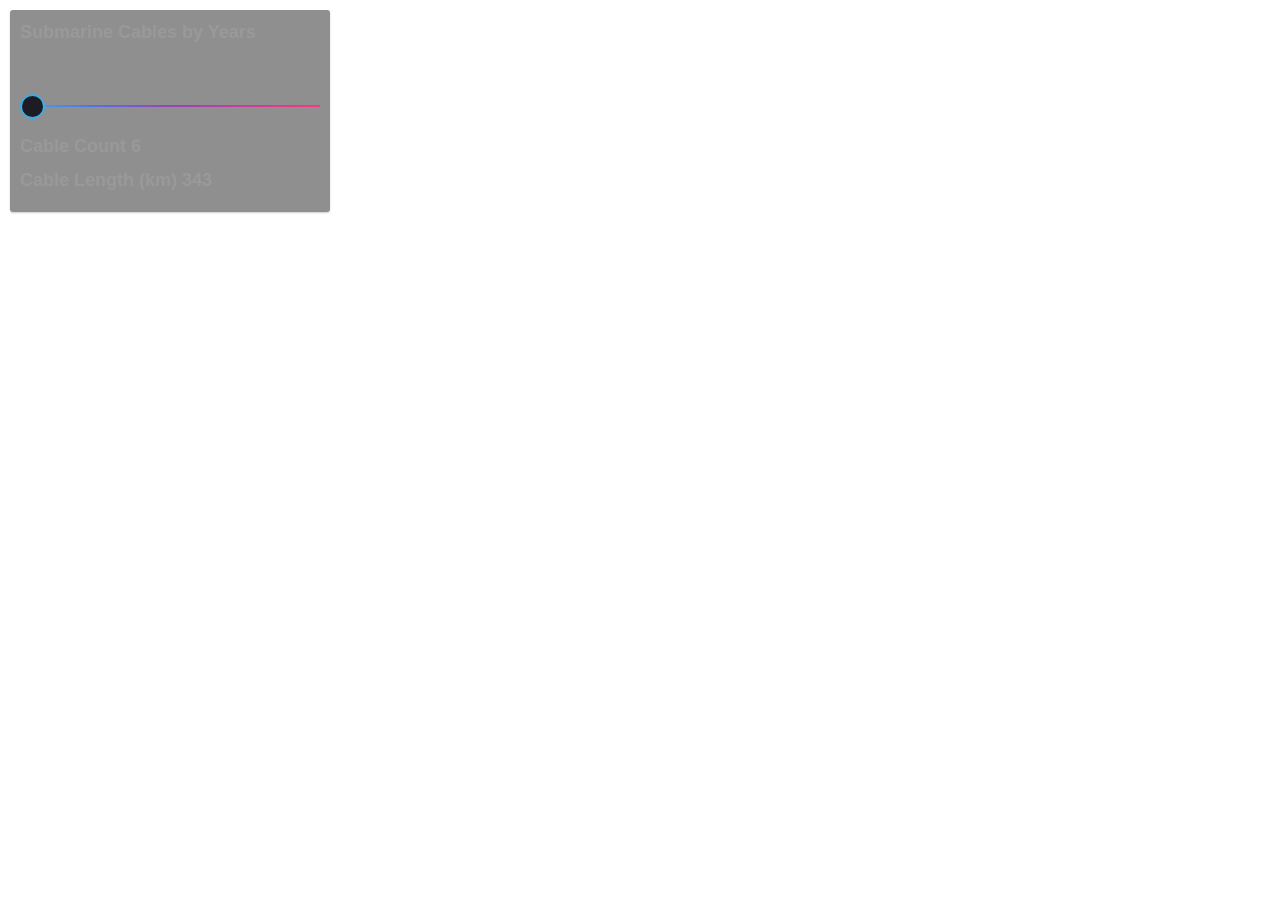
<file: index.html>
<!DOCTYPE html>
<html>
<head>
    <meta charset='utf-8' />
    <title>Submarine Cables</title>
    <meta name='viewport' content='initial-scale=1,maximum-scale=1,user-scalable=no' />
    <script src='https://api.tiles.mapbox.com/mapbox-gl-js/v0.50.0/mapbox-gl.js'></script>
    <link href='/css/mapbox-gl.css' rel='stylesheet' />
    <link href='/mapbox.css' rel='stylesheet' />
    <link rel="shortcut icon" href="/favicon.ico" type="image/x-icon">
    <link rel="icon" href="/favicon.ico" type="image/x-icon">
    <style>
    	@import url(https://fonts.googleapis.com/css?family=Lato:100,300,400&subset=latin-ext,latin);
		body {
		margin: 0;
		padding: 0;
		}

		#map {
		position: absolute;
		top: 0;
		bottom: 0;
		width: 100%;
		}
		.mapboxgl-popup {
			z-index: 100;
			max-width: 400px;
			font: 12px/20px 'Helvetica Neue', Arial, Helvetica, sans-serif;
			color: #999999;
		}

		.map-overlay {
			font: 12px/20px 'Helvetica Neue', Arial, Helvetica, sans-serif;
			position: absolute;
			color: #999999;
			width: 25%;
			top: 0;
			left: 0;
			padding: 10px;
		}
		@media only screen and (max-width: 600px) {
        .map-overlay {width: 95%;}
        }
		 
		.map-overlay .map-overlay-inner {
			background-color: #00000070;
			box-shadow: 0 1px 2px rgba(0, 0, 0, 0.2);
			border-radius: 3px;
			padding: 10px;
			margin-bottom: 10px;
		}
		 
		.map-overlay h2 {
			line-height: 24px;
			display: block;
			margin: 0 0 10px;
		}
		 
		.map-overlay .legend .bar {
			height: 10px;
			width: 100%;
			background: linear-gradient(to right, #fca107, #7f3121);
		}
		 
		.map-overlay input {
			background-color: transparent;
			display: inline-block;
			width: 100%;
			position: relative;
			margin: 0;
			cursor: ew-resize;
		}

		.range {
		  -webkit-appearance: none;
		  -moz-appearance: none;
		  position: absolute;
		  left: 50%;
		  top: 50%;
		  width: 200px;
		  margin-top: 10px;
		  transform: translate(-50%, -50%);
		}

		input[type=range]::-webkit-slider-runnable-track {
		  -webkit-appearance: none;
		  background: rgba(59,173,227,1);
		  background: -moz-linear-gradient(45deg, rgba(59,173,227,1) 0%, rgba(87,111,230,1) 25%, rgba(152,68,183,1) 51%, rgba(255,53,127,1) 100%);
		  background: -webkit-gradient(left bottom, right top, color-stop(0%, rgba(59,173,227,1)), color-stop(25%, rgba(87,111,230,1)), color-stop(51%, rgba(152,68,183,1)), color-stop(100%, rgba(255,53,127,1)));
		  background: -webkit-linear-gradient(45deg, rgba(59,173,227,1) 0%, rgba(87,111,230,1) 25%, rgba(152,68,183,1) 51%, rgba(255,53,127,1) 100%);
		  background: -o-linear-gradient(45deg, rgba(59,173,227,1) 0%, rgba(87,111,230,1) 25%, rgba(152,68,183,1) 51%, rgba(255,53,127,1) 100%);
		  background: -ms-linear-gradient(45deg, rgba(59,173,227,1) 0%, rgba(87,111,230,1) 25%, rgba(152,68,183,1) 51%, rgba(255,53,127,1) 100%);
		  background: linear-gradient(45deg, rgba(59,173,227,1) 0%, rgba(87,111,230,1) 25%, rgba(152,68,183,1) 51%, rgba(255,53,127,1) 100%);
		  filter: progid:DXImageTransform.Microsoft.gradient( startColorstr='#3bade3 ', endColorstr='#ff357f ', GradientType=1 );
		  height: 2px;
		}

		input[type=range]:focus {
		  outline: none;
		}

		input[type=range]::-moz-range-track {
		  -moz-appearance: none;
		  background: rgba(59,173,227,1);
		  background: -moz-linear-gradient(45deg, rgba(59,173,227,1) 0%, rgba(87,111,230,1) 25%, rgba(152,68,183,1) 51%, rgba(255,53,127,1) 100%);
		  background: -webkit-gradient(left bottom, right top, color-stop(0%, rgba(59,173,227,1)), color-stop(25%, rgba(87,111,230,1)), color-stop(51%, rgba(152,68,183,1)), color-stop(100%, rgba(255,53,127,1)));
		  background: -webkit-linear-gradient(45deg, rgba(59,173,227,1) 0%, rgba(87,111,230,1) 25%, rgba(152,68,183,1) 51%, rgba(255,53,127,1) 100%);
		  background: -o-linear-gradient(45deg, rgba(59,173,227,1) 0%, rgba(87,111,230,1) 25%, rgba(152,68,183,1) 51%, rgba(255,53,127,1) 100%);
		  background: -ms-linear-gradient(45deg, rgba(59,173,227,1) 0%, rgba(87,111,230,1) 25%, rgba(152,68,183,1) 51%, rgba(255,53,127,1) 100%);
		  background: linear-gradient(45deg, rgba(59,173,227,1) 0%, rgba(87,111,230,1) 25%, rgba(152,68,183,1) 51%, rgba(255,53,127,1) 100%);
		  filter: progid:DXImageTransform.Microsoft.gradient( startColorstr='#3bade3 ', endColorstr='#ff357f ', GradientType=1 );
		  height: 2px;
		}

		input[type=range]::-webkit-slider-thumb {
		  -webkit-appearance: none;
		  border: 2px solid;
		  border-radius: 50%;
		  height: 25px;
		  width: 25px;
		  max-width: 80px;
		  position: relative;
		  bottom: 11px;
		  background-color: #1d1c25;
		  cursor: -webkit-grab;

		  -webkit-transition: border 1000ms ease;
		  transition: border 1000ms ease;
		}

		input[type=range]::-moz-range-thumb {
		  -moz-appearance: none;
		  border: 2px solid;
		  border-radius: 50%;
		  height: 25px;
		  width: 25px;
		  max-width: 80px;
		  position: relative;
		  bottom: 11px;
		  background-color: #1d1c25;
		  cursor: -moz-grab;
		  -moz-transition: border 1000ms ease;
		  transition: border 1000ms ease;
		}

		.range.blue::-webkit-slider-thumb {
		   border-color: rgb(59,173,227);
		}

		.range.ltpurple::-webkit-slider-thumb {
		   border-color: rgb(87,111,230);
		}

		.range.purple::-webkit-slider-thumb {
		   border-color: rgb(152,68,183);
		}

		.range.pink::-webkit-slider-thumb {
		   border-color: rgb(255,53,127);
		}

		.range.blue::-moz-range-thumb {
		   border-color: rgb(59,173,227);
		}

		.range.ltpurple::-moz-range-thumb {
		   border-color: rgb(87,111,230);
		}

		.range.purple::-moz-range-thumb {
		   border-color: rgb(152,68,183);
		}

		.range.pink::-moz-range-thumb {
		   border-color: rgb(255,53,127);
		}

		input[type=range]::-webkit-slider-thumb:active {
		  cursor: -webkit-grabbing;
		}

		input[type=range]::-moz-range-thumb:active {
		  cursor: -moz-grabbing;
		}
		#infos {
			width: 90%;
			position: absolute;
			bottom: 20px;
			left: 5%;
			background: transparent;
			font-weight:140;
			font-size:1.2em;
			font-family: 'Lato', sans-serif;
			color: #f2f2f2;
		}
</style>
</head>
<body>
<div id="map"></div>
<div class="map-overlay top">
	<div class="map-overlay-inner">		
		<h2>Submarine Cables by Years</h2>
		<label id="year"></label>
		<br>
		<br>
		<input id="slider" type="range" min="0" max="37" step="1" value="0" class="range blue"/>
		<br>
        <br>
		<h2 id="cabcount">Cable Count 6</h2>
		<h2 id="cabsum">Cable Length (km) 343</h2>
	</div>
</div>
<div id="infos">
    <p id="facts"></p>
</div>
<script src="https://d3js.org/d3.v3.min.js" charset="utf-8"></script>
<script>
	mapboxgl.accessToken = 'pk.eyJ1Ijoicm9ibGFicyIsImEiOiJwVlg0cnZnIn0.yhekddtKwZohGoORaWjqIw';
	var map = new mapboxgl.Map({
		container: 'map',
		style: 'mapbox://styles/mapbox/dark-v9',
		center: [24.429049132958603, 16.201002517364383],
		zoom: 1.7
	});

	var years = [
		1989,
		1990,
		1991,
		1992,
		1993,
		1994,
		1995,
		1996,
		1997,
		1998,
		1999,
		2000,
		2001,
		2002,
		2003,
		2004,
		2005,
		2006,
		2007,
		2008,
		2009,
		2010,
		2011,
		2012,
		2013,
		2014,
		2015,
		2016,
		2017,
		2018,
		2019,
		2020,
		2021,
		2022,
		2023,
		2024,
		2025
		];

var baseWidth = 10;
var baseZoom = 5;

function filterBy(year) {
var filters = ['<=', 'cables_out_year', years[year]];
map.setFilter('routes', filters);
document.getElementById('year').textContent = "Year " + years[year];
}

map.on('load', function () {

d3.json(
'/submar_cables.geojson',
function (err, data) {
if (err) throw err;
 
data.features = data.features.map(function (d) {
d.properties.cables_out_year;
return d;
});

	map.addSource('scables', {
		type: 'geojson',
		data: data,
	});

	map.addLayer({
		'id': 'routes',
		'source': 'scables',
		'type': 'line',
		'paint': {
			'line-color': '#007cbf',
			"line-width": {
			    "type": "exponential",
			    "base": 2,
			    "stops": [
			        [0, baseWidth * Math.pow(2, (0 - baseZoom))],
			        [24, baseWidth * Math.pow(2, (24 - baseZoom))]
			    ]
			}
		}
	}); 

	filterBy(0);
	 
	document
	.getElementById('slider')
	.addEventListener('input', function (e) {
	var year = parseInt(e.target.value, 10);
	filterBy(year);
    var to = years[year];
	var allcab = data.features;
	var props = allcab.filter(function(obj, index){
    return obj.properties.cables_out_year <= to;
    });
    var ccount = props.length;
    var csum = props.reduce(function(sum, d) {
	  return sum + d.properties.cables_out_length_km;
	}, 0);	
	//var cabsum = parseFloat(csum).toFixed(1);
	cabsum = parseFloat(csum).toFixed(2);
    var fcsum = Number(cabsum).toLocaleString('en');    
    document.getElementById('cabcount').textContent = "Cable Count " + ccount;
    document.getElementById('cabsum').textContent = "Cable Length (km) " + fcsum;
	});
	}
	);

map.on('click', 'routes', function (e) {
var description = `<h3>` + e.features[0].properties.cables_out_name + `</h3>` + `<h4>` + `<b>` + `Cable Length [km]: ` + `</b>` + e.features[0].properties.cables_out_length_km + `</h4>` + `<h4>` + `<b>` + `Ready for service [Year]: ` + `</b>` + e.features[0].properties.cables_out_year + `</h4>`+ `</h4>` + `<h4>` + `<b>` + `Owners: ` + `</b>` + e.features[0].properties.cables_out_owners + `</h4>` + `<h4>` + `<b>` + `Webpage: ` + `</b>` + `<a href=` +e.features[0].properties.cables_out_url + ` target='_blank'>` + e.features[0].properties.cables_out_url + `</a>` + `</h4>`+ `<h4>` + `<b>` + `Cable ID: ` + `</b>` + e.features[0].properties.cables_out_cable_id + `</h4>`; 

new mapboxgl.Popup()
.setLngLat(e.lngLat)
.setHTML(description)
.addTo(map);
});
 
// Change the cursor to a pointer when the mouse is over the places layer.
map.on('mouseenter', 'routes', function () {
map.getCanvas().style.cursor = 'pointer';
});
 
// Change it back to a pointer when it leaves.
map.on('mouseleave', 'routes', function () {
map.getCanvas().style.cursor = '';
});

});

// slider

var inputRange = document.getElementsByClassName('range')[0],
    maxValue = 36, // the higher the smoother when dragging
    speed = 1,
    currValue, rafID;

// set min/max value
inputRange.min = 0;
inputRange.max = maxValue;

// listen for unlock
function unlockStartHandler() {
    // clear raf if trying again
    window.cancelAnimationFrame(rafID);
    
    // set to desired value
    currValue = +this.value;
}

function unlockEndHandler() {
    
    // store current value
    currValue = +this.value;
    
    // determine if we have reached success or not
    if(currValue >= maxValue) {
        successHandler();
    }
    else {
        rafID = window.requestAnimationFrame(animateHandler);
    }
}

function successHandler() {
  console.log('Unlocked');
};

// handle range animation
function animateHandler() {

    // calculate gradient transition
    var transX = currValue - maxValue;
    
    // update input range
    inputRange.value = currValue;

    //Change slide thumb color on mouse up
    if (currValue < 10) {
        inputRange.classList.remove('ltpurple');
    }
    if (currValue < 20) {
        inputRange.classList.remove('purple');
    }
    if (currValue < 30) {
        inputRange.classList.remove('pink');
    }
    
    // determine if we need to continue
    if(currValue > -1) {
      window.requestAnimationFrame(animateHandler);   
    }
    
    // decrement value
    currValue = currValue - speed;
}

// move gradient
inputRange.addEventListener('input', function() {
    //Change slide thumb color on way up
    if (this.value > 10) {
        inputRange.classList.add('ltpurple');
    }
    if (this.value > 20) {
        inputRange.classList.add('purple');
    }
    if (this.value > 30) {
        inputRange.classList.add('pink');
    }

    //Change slide thumb color on way down
    if (this.value < 10) {
        inputRange.classList.remove('ltpurple');
    }
    if (this.value < 20) {
        inputRange.classList.remove('purple');
    }
    if (this.value < 30) {
        inputRange.classList.remove('pink');
    }
});

document.getElementById('slider').addEventListener('input', function (e) {

var line = document.getElementById("facts");
var lfacts = ["Driving distance between Tbilisi and Batumi is 373 km", "The longest distance between Georgian borders is 600 km, from Gantiadi to Dedoplistskaro", "Equator is a specific case of a planetary equator. It is about 40,075 km long, of which 78.8% lies across water and 21.3% over land", "On average, the distance from Earth to the moon is about 384,400 km", "Total length of land borders of 205 countries is 511,375 km. The superlatives are China - 22,147 km, Russia - 20,017 km and Brasil -14,691 km", "The US Veterinarian Ian Covered 1,000,000 kilometres driving distance in 11 years. He averaged his travel at 100,000 km per year, which is roughly 70,000 more per year than the average person", "In the Earth-Sun system the first and second Lagrangian points, which occur some 1,500,000 km from Earth toward and away from the Sun, respectively, are home to satellites"];
var clen = parseInt(e.target.value, 10);

if (clen == 0 || clen ==1 ) {
	document.getElementById('facts').textContent = lfacts[0];
}
if (clen > 1 && clen <4 ) {
	document.getElementById('facts').textContent = lfacts[1];
}
if (clen > 4 && clen <7 ) {
	document.getElementById('facts').textContent = lfacts[2];
}
if (clen > 7 && clen <11 ) {
	document.getElementById('facts').textContent = lfacts[3];
}
if (clen > 11 && clen < 14) {
	document.getElementById('facts').textContent = lfacts[4];
}
if (clen > 14 && clen < 26) {
	document.getElementById('facts').textContent = lfacts[5];
}
if (clen > 26 && clen < 37) {
	document.getElementById('facts').textContent = lfacts[6];
}
console.log(clen);
});

</script>
</body>
</html>
</file>
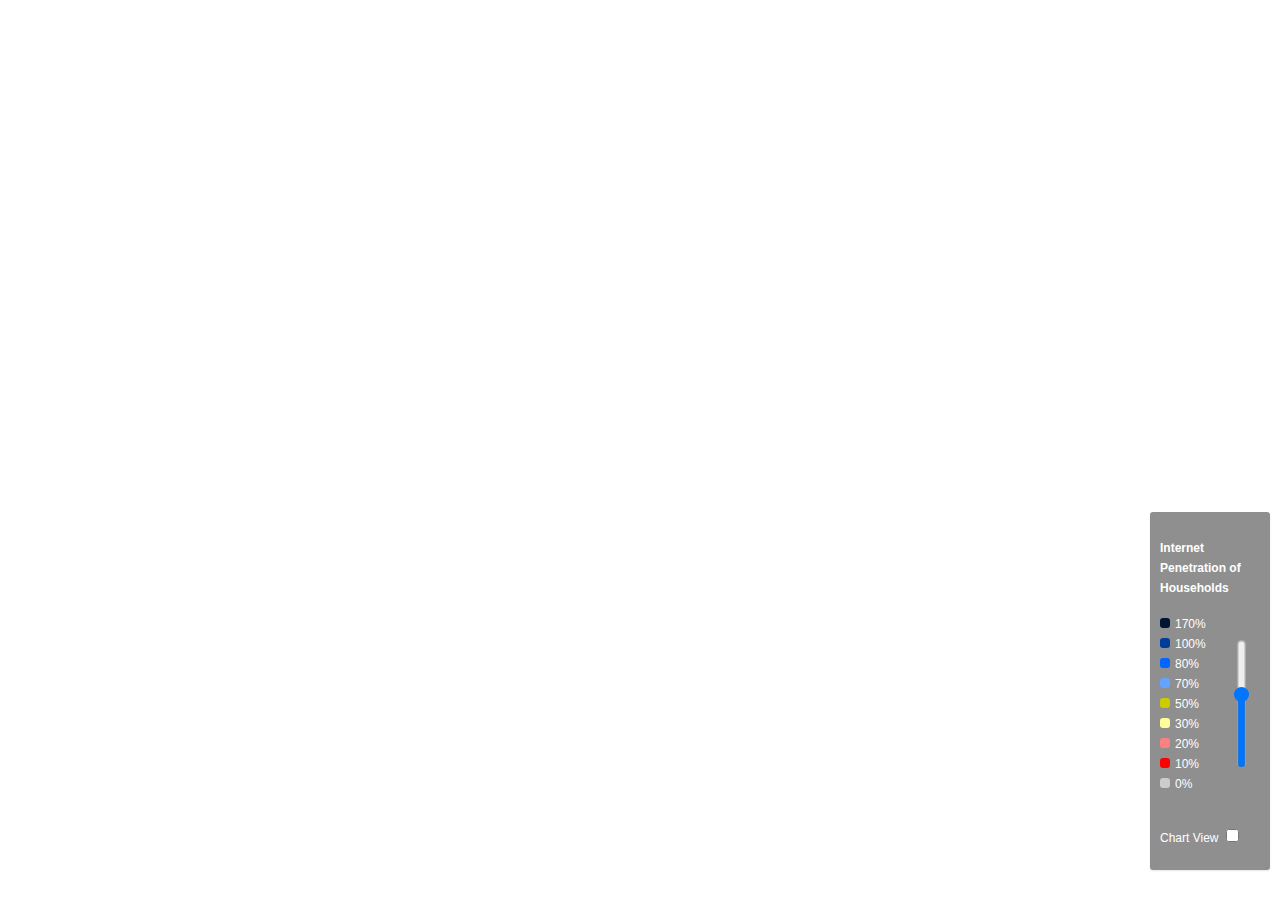
<file: geodataunix.html>
<!DOCTYPE html>
<html>
<head>
    <meta charset='utf-8' />
    <title>3d chart Georgia</title>
    <meta name='viewport' content='initial-scale=1,maximum-scale=1,user-scalable=no' />
    <!-- <link href="https://api.mapbox.com/mapbox-gl-js/v2.0.1/mapbox-gl.css" rel="stylesheet" /> -->
    <link href="/css/mapbox-gl.css" rel="stylesheet" />
    <script src="https://api.mapbox.com/mapbox-gl-js/v2.0.1/mapbox-gl.js"></script>
    <link rel="shortcut icon" href="/favicon.ico" type="image/x-icon">
    <link rel="icon" href="/favicon.ico" type="image/x-icon">
    <style>
 		body {
		margin: 0;
		padding: 0;
		}

		#map {
		position: absolute;
		top: 0;
		bottom: 0;
		width: 100%;
		}
        #slide {
            margin-left: 15px;
            position: absolute;
        }
        #pitch {
        -webkit-transform:rotate(270deg);
        -moz-transform:rotate(270deg);
        -o-transform:rotate(270deg);
        -ms-transform:rotate(270deg);
        transform:rotate(270deg);
        }
	    .mapboxgl-map {
    font: 12px/20px Helvetica Neue, Arial, Helvetica, sans-serif;
    overflow: hidden;
    position: relative;
    -webkit-tap-highlight-color: rgba(0, 0, 0, 0);
}
.mapboxgl-canvas {
    position: absolute;
    left: 0;
    top: 0;
}
.mapboxgl-map:-webkit-full-screen {
    width: 100%;
    height: 100%;
}
.mapboxgl-canary {
    background-color: salmon;
}
.mapboxgl-canvas-container.mapboxgl-interactive,
.mapboxgl-ctrl-group button.mapboxgl-ctrl-compass {
    cursor: grab;
    -webkit-user-select: none;
    user-select: none;
}
.mapboxgl-canvas-container.mapboxgl-interactive.mapboxgl-track-pointer {
    cursor: pointer;
}
.mapboxgl-canvas-container.mapboxgl-interactive:active,
.mapboxgl-ctrl-group button.mapboxgl-ctrl-compass:active {
    cursor: grabbing;
}
.mapboxgl-canvas-container.mapboxgl-touch-zoom-rotate,
.mapboxgl-canvas-container.mapboxgl-touch-zoom-rotate .mapboxgl-canvas {
    touch-action: pan-x pan-y;
}
.mapboxgl-canvas-container.mapboxgl-touch-drag-pan,
.mapboxgl-canvas-container.mapboxgl-touch-drag-pan .mapboxgl-canvas {
    touch-action: pinch-zoom;
}
.mapboxgl-canvas-container.mapboxgl-touch-zoom-rotate.mapboxgl-touch-drag-pan,
.mapboxgl-canvas-container.mapboxgl-touch-zoom-rotate.mapboxgl-touch-drag-pan .mapboxgl-canvas {
    touch-action: none;
}
.mapboxgl-ctrl-bottom-left,
.mapboxgl-ctrl-bottom-right,
.mapboxgl-ctrl-top-left,
.mapboxgl-ctrl-top-right {
    position: absolute;
    pointer-events: none;
    z-index: 2;
}
.mapboxgl-ctrl-top-left {
    top: 0;
    left: 0;
}
.mapboxgl-ctrl-top-right {
    top: 0;
    right: 0;
}
.mapboxgl-ctrl-bottom-left {
    bottom: 0;
    left: 0;
}
.mapboxgl-ctrl-bottom-right {
    right: 0;
    bottom: 0;
}
.mapboxgl-ctrl {
    clear: both;
    pointer-events: auto;
    transform: translate(0);
}
.mapboxgl-ctrl-top-left .mapboxgl-ctrl {
    margin: 10px 0 0 10px;
    float: left;
}
.mapboxgl-ctrl-top-right .mapboxgl-ctrl {
    margin: 10px 10px 0 0;
    float: right;
}
.mapboxgl-ctrl-bottom-left .mapboxgl-ctrl {
    margin: 0 0 10px 10px;
    float: left;
}
.mapboxgl-ctrl-bottom-right .mapboxgl-ctrl {
    margin: 0 10px 10px 0;
    float: right;
}
.mapboxgl-ctrl-group {
    border-radius: 4px;
    background: #3385ff50 !important;
}
.mapboxgl-ctrl-group:not(:empty) {
    box-shadow: 0 0 0 2px rgba(0, 0, 0, 0.1);
}
@media (-ms-high-contrast: active) {
    .mapboxgl-ctrl-group:not(:empty) {
        box-shadow: 0 0 0 2px ButtonText;
    }
}
.mapboxgl-ctrl-group button {
    width: 29px;
    height: 29px;
    display: block;
    padding: 0;
    outline: none;
    border: 0;
    box-sizing: border-box;
    background-color: transparent;
    cursor: pointer;
    color: #f2f2f2;
}
.mapboxgl-ctrl-group button + button {
    border-top: 1px solid #ddd;
}
.mapboxgl-ctrl button .mapboxgl-ctrl-icon {
    display: block;
    width: 100%;
    height: 100%;
    background-repeat: no-repeat;
    background-position: 50%;
}
@media (-ms-high-contrast: active) {
    .mapboxgl-ctrl-icon {
        background-color: transparent;
    }
    .mapboxgl-ctrl-group button + button {
        border-top: 1px solid ButtonText;
    }
}
.mapboxgl-ctrl-attrib-button:focus,
.mapboxgl-ctrl-group button:focus {
    box-shadow: 0 0 2px 2px #0096ff;
}
.mapboxgl-ctrl button:disabled {
    cursor: not-allowed;
}
.mapboxgl-ctrl button:disabled .mapboxgl-ctrl-icon {
    opacity: 0.25;
}
.mapboxgl-ctrl button:not(:disabled):hover {
    background-color: rgba(0, 0, 0, 0.05);
}
.mapboxgl-ctrl-group button:focus:focus-visible {
    box-shadow: 0 0 2px 2px #0096ff;
}
.mapboxgl-ctrl-group button:focus:not(:focus-visible) {
    box-shadow: none;
}
.mapboxgl-ctrl-group button:focus:first-child {
    border-radius: 4px 4px 0 0;
}
.mapboxgl-ctrl-group button:focus:last-child {
    border-radius: 0 0 4px 4px;
}
.mapboxgl-ctrl-group button:focus:only-child {
    border-radius: inherit;
}

.mapboxgl-ctrl.mapboxgl-ctrl-attrib a {
  color: #f2f2f2 !important;
}

/* Blue + Amber zoom controls */

.mapboxgl-ctrl-group {
  background-color:#3385ff50 !important;
  color: #f2f2f2 !important;
  border: 2px #f2f2f2 !important;
}

.mapboxgl-ctrl-group > button + button {
  border-top: 1px solid #3c5ee6 !important;
}

/* Takes default icon image URI and swaps the colors in the svg code to Amber */

.mapboxgl-ctrl-icon.mapboxgl-ctrl-zoom-out {
  background-image: url(data:image/svg xml;charset=utf8,<svg viewBox='0 0 20 20' xmlns='http://www.w3.org/2000/svg'>
  <path style='fill:#003d99;' d='m 7,9 c -0.554,0 -1,0.446 -1,1 0,0.554 0.446,1 1,1 l 6,0 c 0.554,0 1,-0.446 1,-1 0,-0.554 -0.446,-1 -1,-1 z' />
</svg>) !important;
}

.mapboxgl-ctrl-icon.mapboxgl-ctrl-zoom-in {
  background-image: url(data:image/svg xml;charset=utf8,<svg viewBox='0 0 20 20' xmlns='http://www.w3.org/2000/svg'>
  <path style='fill:#003d99;' d='M 10 6 C 9.446 6 9 6.4459904 9 7 L 9 9 L 7 9 C 6.446 9 6 9.446 6 10 C 6 10.554 6.446 11 7 11 L 9 11 L 9 13 C 9 13.55401 9.446 14 10 14 C 10.554 14 11 13.55401 11 13 L 11 11 L 13 11 C 13.554 11 14 10.554 14 10 C 14 9.446 13.554 9 13 9 L 11 9 L 11 7 C 11 6.4459904 10.554 6 10 6 z' />
</svg>
) !important;
}

.mapboxgl-ctrl-icon.mapboxgl-ctrl-compass > .mapboxgl-ctrl-compass-arrow {
  background-image: url(data:image/svg xml;charset=utf8,<svg xmlns='http://www.w3.org/2000/svg' viewBox='0 0 20 20'>
    <polygon fill='#003d99' points='6,9 10,1 14,9'/>
    <polygon fill='#99c2ff' points='6,11 10,19 14,11 '/>
</svg>) !important;
}


.mapboxgl-ctrl button.mapboxgl-ctrl-zoom-out .mapboxgl-ctrl-icon {
    background-image: url("data:image/svg+xml;charset=utf-8,%3Csvg width='29' height='29' viewBox='0 0 29 29' xmlns='http://www.w3.org/2000/svg' fill='%23333'%3E%3Cpath d='M10 13c-.75 0-1.5.75-1.5 1.5S9.25 16 10 16h9c.75 0 1.5-.75 1.5-1.5S19.75 13 19 13h-9z'/%3E%3C/svg%3E");
}
.mapboxgl-ctrl button.mapboxgl-ctrl-zoom-in .mapboxgl-ctrl-icon {
    background-image: url("data:image/svg+xml;charset=utf-8,%3Csvg width='29' height='29' viewBox='0 0 29 29' xmlns='http://www.w3.org/2000/svg' fill='%23333'%3E%3Cpath d='M14.5 8.5c-.75 0-1.5.75-1.5 1.5v3h-3c-.75 0-1.5.75-1.5 1.5S9.25 16 10 16h3v3c0 .75.75 1.5 1.5 1.5S16 19.75 16 19v-3h3c.75 0 1.5-.75 1.5-1.5S19.75 13 19 13h-3v-3c0-.75-.75-1.5-1.5-1.5z'/%3E%3C/svg%3E");
}
@media (-ms-high-contrast: active) {
    .mapboxgl-ctrl button.mapboxgl-ctrl-zoom-out .mapboxgl-ctrl-icon {
        background-image: url("data:image/svg+xml;charset=utf-8,%3Csvg width='29' height='29' viewBox='0 0 29 29' xmlns='http://www.w3.org/2000/svg' fill='%23fff'%3E%3Cpath d='M10 13c-.75 0-1.5.75-1.5 1.5S9.25 16 10 16h9c.75 0 1.5-.75 1.5-1.5S19.75 13 19 13h-9z'/%3E%3C/svg%3E");
    }
    .mapboxgl-ctrl button.mapboxgl-ctrl-zoom-in .mapboxgl-ctrl-icon {
        background-image: url("data:image/svg+xml;charset=utf-8,%3Csvg width='29' height='29' viewBox='0 0 29 29' xmlns='http://www.w3.org/2000/svg' fill='%23fff'%3E%3Cpath d='M14.5 8.5c-.75 0-1.5.75-1.5 1.5v3h-3c-.75 0-1.5.75-1.5 1.5S9.25 16 10 16h3v3c0 .75.75 1.5 1.5 1.5S16 19.75 16 19v-3h3c.75 0 1.5-.75 1.5-1.5S19.75 13 19 13h-3v-3c0-.75-.75-1.5-1.5-1.5z'/%3E%3C/svg%3E");
    }
}
@media (-ms-high-contrast: black-on-white) {
    .mapboxgl-ctrl button.mapboxgl-ctrl-zoom-out .mapboxgl-ctrl-icon {
        background-image: url("data:image/svg+xml;charset=utf-8,%3Csvg width='29' height='29' viewBox='0 0 29 29' xmlns='http://www.w3.org/2000/svg'%3E%3Cpath d='M10 13c-.75 0-1.5.75-1.5 1.5S9.25 16 10 16h9c.75 0 1.5-.75 1.5-1.5S19.75 13 19 13h-9z'/%3E%3C/svg%3E");
    }
    .mapboxgl-ctrl button.mapboxgl-ctrl-zoom-in .mapboxgl-ctrl-icon {
        background-image: url("data:image/svg+xml;charset=utf-8,%3Csvg width='29' height='29' viewBox='0 0 29 29' xmlns='http://www.w3.org/2000/svg'%3E%3Cpath d='M14.5 8.5c-.75 0-1.5.75-1.5 1.5v3h-3c-.75 0-1.5.75-1.5 1.5S9.25 16 10 16h3v3c0 .75.75 1.5 1.5 1.5S16 19.75 16 19v-3h3c.75 0 1.5-.75 1.5-1.5S19.75 13 19 13h-3v-3c0-.75-.75-1.5-1.5-1.5z'/%3E%3C/svg%3E");
    }
}
.mapboxgl-ctrl button.mapboxgl-ctrl-fullscreen .mapboxgl-ctrl-icon {
    background-image: url("data:image/svg+xml;charset=utf-8,%3Csvg width='29' height='29' viewBox='0 0 29 29' xmlns='http://www.w3.org/2000/svg' fill='%23333'%3E%3Cpath d='M24 16v5.5c0 1.75-.75 2.5-2.5 2.5H16v-1l3-1.5-4-5.5 1-1 5.5 4 1.5-3h1zM6 16l1.5 3 5.5-4 1 1-4 5.5 3 1.5v1H7.5C5.75 24 5 23.25 5 21.5V16h1zm7-11v1l-3 1.5 4 5.5-1 1-5.5-4L6 13H5V7.5C5 5.75 5.75 5 7.5 5H13zm11 2.5c0-1.75-.75-2.5-2.5-2.5H16v1l3 1.5-4 5.5 1 1 5.5-4 1.5 3h1V7.5z'/%3E%3C/svg%3E");
}
.mapboxgl-ctrl button.mapboxgl-ctrl-shrink .mapboxgl-ctrl-icon {
    background-image: url("data:image/svg+xml;charset=utf-8,%3Csvg width='29' height='29' viewBox='0 0 29 29' xmlns='http://www.w3.org/2000/svg'%3E%3Cpath d='M18.5 16c-1.75 0-2.5.75-2.5 2.5V24h1l1.5-3 5.5 4 1-1-4-5.5 3-1.5v-1h-5.5zM13 18.5c0-1.75-.75-2.5-2.5-2.5H5v1l3 1.5L4 24l1 1 5.5-4 1.5 3h1v-5.5zm3-8c0 1.75.75 2.5 2.5 2.5H24v-1l-3-1.5L25 5l-1-1-5.5 4L17 5h-1v5.5zM10.5 13c1.75 0 2.5-.75 2.5-2.5V5h-1l-1.5 3L5 4 4 5l4 5.5L5 12v1h5.5z'/%3E%3C/svg%3E");
}
@media (-ms-high-contrast: active) {
    .mapboxgl-ctrl button.mapboxgl-ctrl-fullscreen .mapboxgl-ctrl-icon {
        background-image: url("data:image/svg+xml;charset=utf-8,%3Csvg width='29' height='29' viewBox='0 0 29 29' xmlns='http://www.w3.org/2000/svg' fill='%23fff'%3E%3Cpath d='M24 16v5.5c0 1.75-.75 2.5-2.5 2.5H16v-1l3-1.5-4-5.5 1-1 5.5 4 1.5-3h1zM6 16l1.5 3 5.5-4 1 1-4 5.5 3 1.5v1H7.5C5.75 24 5 23.25 5 21.5V16h1zm7-11v1l-3 1.5 4 5.5-1 1-5.5-4L6 13H5V7.5C5 5.75 5.75 5 7.5 5H13zm11 2.5c0-1.75-.75-2.5-2.5-2.5H16v1l3 1.5-4 5.5 1 1 5.5-4 1.5 3h1V7.5z'/%3E%3C/svg%3E");
    }
    .mapboxgl-ctrl button.mapboxgl-ctrl-shrink .mapboxgl-ctrl-icon {
        background-image: url("data:image/svg+xml;charset=utf-8,%3Csvg width='29' height='29' viewBox='0 0 29 29' xmlns='http://www.w3.org/2000/svg' fill='%23fff'%3E%3Cpath d='M18.5 16c-1.75 0-2.5.75-2.5 2.5V24h1l1.5-3 5.5 4 1-1-4-5.5 3-1.5v-1h-5.5zM13 18.5c0-1.75-.75-2.5-2.5-2.5H5v1l3 1.5L4 24l1 1 5.5-4 1.5 3h1v-5.5zm3-8c0 1.75.75 2.5 2.5 2.5H24v-1l-3-1.5L25 5l-1-1-5.5 4L17 5h-1v5.5zM10.5 13c1.75 0 2.5-.75 2.5-2.5V5h-1l-1.5 3L5 4 4 5l4 5.5L5 12v1h5.5z'/%3E%3C/svg%3E");
    }
}
@media (-ms-high-contrast: black-on-white) {
    .mapboxgl-ctrl button.mapboxgl-ctrl-fullscreen .mapboxgl-ctrl-icon {
        background-image: url("data:image/svg+xml;charset=utf-8,%3Csvg width='29' height='29' viewBox='0 0 29 29' xmlns='http://www.w3.org/2000/svg'%3E%3Cpath d='M24 16v5.5c0 1.75-.75 2.5-2.5 2.5H16v-1l3-1.5-4-5.5 1-1 5.5 4 1.5-3h1zM6 16l1.5 3 5.5-4 1 1-4 5.5 3 1.5v1H7.5C5.75 24 5 23.25 5 21.5V16h1zm7-11v1l-3 1.5 4 5.5-1 1-5.5-4L6 13H5V7.5C5 5.75 5.75 5 7.5 5H13zm11 2.5c0-1.75-.75-2.5-2.5-2.5H16v1l3 1.5-4 5.5 1 1 5.5-4 1.5 3h1V7.5z'/%3E%3C/svg%3E");
    }
    .mapboxgl-ctrl button.mapboxgl-ctrl-shrink .mapboxgl-ctrl-icon {
        background-image: url("data:image/svg+xml;charset=utf-8,%3Csvg width='29' height='29' viewBox='0 0 29 29' xmlns='http://www.w3.org/2000/svg'%3E%3Cpath d='M18.5 16c-1.75 0-2.5.75-2.5 2.5V24h1l1.5-3 5.5 4 1-1-4-5.5 3-1.5v-1h-5.5zM13 18.5c0-1.75-.75-2.5-2.5-2.5H5v1l3 1.5L4 24l1 1 5.5-4 1.5 3h1v-5.5zm3-8c0 1.75.75 2.5 2.5 2.5H24v-1l-3-1.5L25 5l-1-1-5.5 4L17 5h-1v5.5zM10.5 13c1.75 0 2.5-.75 2.5-2.5V5h-1l-1.5 3L5 4 4 5l4 5.5L5 12v1h5.5z'/%3E%3C/svg%3E");
    }
}
.mapboxgl-ctrl button.mapboxgl-ctrl-compass .mapboxgl-ctrl-icon {
    background-image: url("data:image/svg+xml;charset=utf-8,%3Csvg width='29' height='29' viewBox='0 0 29 29' xmlns='http://www.w3.org/2000/svg' fill='%23333'%3E%3Cpath d='M10.5 14l4-8 4 8h-8z'/%3E%3Cpath d='M10.5 16l4 8 4-8h-8z' fill='%23ccc'/%3E%3C/svg%3E");
}
@media (-ms-high-contrast: active) {
    .mapboxgl-ctrl button.mapboxgl-ctrl-compass .mapboxgl-ctrl-icon {
        background-image: url("data:image/svg+xml;charset=utf-8,%3Csvg width='29' height='29' viewBox='0 0 29 29' xmlns='http://www.w3.org/2000/svg' fill='%23fff'%3E%3Cpath d='M10.5 14l4-8 4 8h-8z'/%3E%3Cpath d='M10.5 16l4 8 4-8h-8z' fill='%23999'/%3E%3C/svg%3E");
    }
}
@media (-ms-high-contrast: black-on-white) {
    .mapboxgl-ctrl button.mapboxgl-ctrl-compass .mapboxgl-ctrl-icon {
        background-image: url("data:image/svg+xml;charset=utf-8,%3Csvg width='29' height='29' viewBox='0 0 29 29' xmlns='http://www.w3.org/2000/svg'%3E%3Cpath d='M10.5 14l4-8 4 8h-8z'/%3E%3Cpath d='M10.5 16l4 8 4-8h-8z' fill='%23ccc'/%3E%3C/svg%3E");
    }
}
.mapboxgl-ctrl button.mapboxgl-ctrl-geolocate .mapboxgl-ctrl-icon {
    background-image: url("data:image/svg+xml;charset=utf-8,%3Csvg width='29' height='29' viewBox='0 0 20 20' xmlns='http://www.w3.org/2000/svg' fill='%23333'%3E%3Cpath d='M10 4C9 4 9 5 9 5v.1A5 5 0 005.1 9H5s-1 0-1 1 1 1 1 1h.1A5 5 0 009 14.9v.1s0 1 1 1 1-1 1-1v-.1a5 5 0 003.9-3.9h.1s1 0 1-1-1-1-1-1h-.1A5 5 0 0011 5.1V5s0-1-1-1zm0 2.5a3.5 3.5 0 110 7 3.5 3.5 0 110-7z'/%3E%3Ccircle cx='10' cy='10' r='2'/%3E%3C/svg%3E");
}
.mapboxgl-ctrl button.mapboxgl-ctrl-geolocate:disabled .mapboxgl-ctrl-icon {
    background-image: url("data:image/svg+xml;charset=utf-8,%3Csvg width='29' height='29' viewBox='0 0 20 20' xmlns='http://www.w3.org/2000/svg' fill='%23aaa'%3E%3Cpath d='M10 4C9 4 9 5 9 5v.1A5 5 0 005.1 9H5s-1 0-1 1 1 1 1 1h.1A5 5 0 009 14.9v.1s0 1 1 1 1-1 1-1v-.1a5 5 0 003.9-3.9h.1s1 0 1-1-1-1-1-1h-.1A5 5 0 0011 5.1V5s0-1-1-1zm0 2.5a3.5 3.5 0 110 7 3.5 3.5 0 110-7z'/%3E%3Ccircle cx='10' cy='10' r='2'/%3E%3Cpath d='M14 5l1 1-9 9-1-1 9-9z' fill='red'/%3E%3C/svg%3E");
}
.mapboxgl-ctrl button.mapboxgl-ctrl-geolocate.mapboxgl-ctrl-geolocate-active .mapboxgl-ctrl-icon {
    background-image: url("data:image/svg+xml;charset=utf-8,%3Csvg width='29' height='29' viewBox='0 0 20 20' xmlns='http://www.w3.org/2000/svg' fill='%2333b5e5'%3E%3Cpath d='M10 4C9 4 9 5 9 5v.1A5 5 0 005.1 9H5s-1 0-1 1 1 1 1 1h.1A5 5 0 009 14.9v.1s0 1 1 1 1-1 1-1v-.1a5 5 0 003.9-3.9h.1s1 0 1-1-1-1-1-1h-.1A5 5 0 0011 5.1V5s0-1-1-1zm0 2.5a3.5 3.5 0 110 7 3.5 3.5 0 110-7z'/%3E%3Ccircle cx='10' cy='10' r='2'/%3E%3C/svg%3E");
}
.mapboxgl-ctrl button.mapboxgl-ctrl-geolocate.mapboxgl-ctrl-geolocate-active-error .mapboxgl-ctrl-icon {
    background-image: url("data:image/svg+xml;charset=utf-8,%3Csvg width='29' height='29' viewBox='0 0 20 20' xmlns='http://www.w3.org/2000/svg' fill='%23e58978'%3E%3Cpath d='M10 4C9 4 9 5 9 5v.1A5 5 0 005.1 9H5s-1 0-1 1 1 1 1 1h.1A5 5 0 009 14.9v.1s0 1 1 1 1-1 1-1v-.1a5 5 0 003.9-3.9h.1s1 0 1-1-1-1-1-1h-.1A5 5 0 0011 5.1V5s0-1-1-1zm0 2.5a3.5 3.5 0 110 7 3.5 3.5 0 110-7z'/%3E%3Ccircle cx='10' cy='10' r='2'/%3E%3C/svg%3E");
}
.mapboxgl-ctrl button.mapboxgl-ctrl-geolocate.mapboxgl-ctrl-geolocate-background .mapboxgl-ctrl-icon {
    background-image: url("data:image/svg+xml;charset=utf-8,%3Csvg width='29' height='29' viewBox='0 0 20 20' xmlns='http://www.w3.org/2000/svg' fill='%2333b5e5'%3E%3Cpath d='M10 4C9 4 9 5 9 5v.1A5 5 0 005.1 9H5s-1 0-1 1 1 1 1 1h.1A5 5 0 009 14.9v.1s0 1 1 1 1-1 1-1v-.1a5 5 0 003.9-3.9h.1s1 0 1-1-1-1-1-1h-.1A5 5 0 0011 5.1V5s0-1-1-1zm0 2.5a3.5 3.5 0 110 7 3.5 3.5 0 110-7z'/%3E%3C/svg%3E");
}
.mapboxgl-ctrl button.mapboxgl-ctrl-geolocate.mapboxgl-ctrl-geolocate-background-error .mapboxgl-ctrl-icon {
    background-image: url("data:image/svg+xml;charset=utf-8,%3Csvg width='29' height='29' viewBox='0 0 20 20' xmlns='http://www.w3.org/2000/svg' fill='%23e54e33'%3E%3Cpath d='M10 4C9 4 9 5 9 5v.1A5 5 0 005.1 9H5s-1 0-1 1 1 1 1 1h.1A5 5 0 009 14.9v.1s0 1 1 1 1-1 1-1v-.1a5 5 0 003.9-3.9h.1s1 0 1-1-1-1-1-1h-.1A5 5 0 0011 5.1V5s0-1-1-1zm0 2.5a3.5 3.5 0 110 7 3.5 3.5 0 110-7z'/%3E%3C/svg%3E");
}
.mapboxgl-ctrl button.mapboxgl-ctrl-geolocate.mapboxgl-ctrl-geolocate-waiting .mapboxgl-ctrl-icon {
    animation: mapboxgl-spin 2s linear infinite;
}
@media (-ms-high-contrast: active) {
    .mapboxgl-ctrl button.mapboxgl-ctrl-geolocate .mapboxgl-ctrl-icon {
        background-image: url("data:image/svg+xml;charset=utf-8,%3Csvg width='29' height='29' viewBox='0 0 20 20' xmlns='http://www.w3.org/2000/svg' fill='%23fff'%3E%3Cpath d='M10 4C9 4 9 5 9 5v.1A5 5 0 005.1 9H5s-1 0-1 1 1 1 1 1h.1A5 5 0 009 14.9v.1s0 1 1 1 1-1 1-1v-.1a5 5 0 003.9-3.9h.1s1 0 1-1-1-1-1-1h-.1A5 5 0 0011 5.1V5s0-1-1-1zm0 2.5a3.5 3.5 0 110 7 3.5 3.5 0 110-7z'/%3E%3Ccircle cx='10' cy='10' r='2'/%3E%3C/svg%3E");
    }
    .mapboxgl-ctrl button.mapboxgl-ctrl-geolocate:disabled .mapboxgl-ctrl-icon {
        background-image: url("data:image/svg+xml;charset=utf-8,%3Csvg width='29' height='29' viewBox='0 0 20 20' xmlns='http://www.w3.org/2000/svg' fill='%23999'%3E%3Cpath d='M10 4C9 4 9 5 9 5v.1A5 5 0 005.1 9H5s-1 0-1 1 1 1 1 1h.1A5 5 0 009 14.9v.1s0 1 1 1 1-1 1-1v-.1a5 5 0 003.9-3.9h.1s1 0 1-1-1-1-1-1h-.1A5 5 0 0011 5.1V5s0-1-1-1zm0 2.5a3.5 3.5 0 110 7 3.5 3.5 0 110-7z'/%3E%3Ccircle cx='10' cy='10' r='2'/%3E%3Cpath d='M14 5l1 1-9 9-1-1 9-9z' fill='red'/%3E%3C/svg%3E");
    }
    .mapboxgl-ctrl button.mapboxgl-ctrl-geolocate.mapboxgl-ctrl-geolocate-active .mapboxgl-ctrl-icon {
        background-image: url("data:image/svg+xml;charset=utf-8,%3Csvg width='29' height='29' viewBox='0 0 20 20' xmlns='http://www.w3.org/2000/svg' fill='%2333b5e5'%3E%3Cpath d='M10 4C9 4 9 5 9 5v.1A5 5 0 005.1 9H5s-1 0-1 1 1 1 1 1h.1A5 5 0 009 14.9v.1s0 1 1 1 1-1 1-1v-.1a5 5 0 003.9-3.9h.1s1 0 1-1-1-1-1-1h-.1A5 5 0 0011 5.1V5s0-1-1-1zm0 2.5a3.5 3.5 0 110 7 3.5 3.5 0 110-7z'/%3E%3Ccircle cx='10' cy='10' r='2'/%3E%3C/svg%3E");
    }
    .mapboxgl-ctrl button.mapboxgl-ctrl-geolocate.mapboxgl-ctrl-geolocate-active-error .mapboxgl-ctrl-icon {
        background-image: url("data:image/svg+xml;charset=utf-8,%3Csvg width='29' height='29' viewBox='0 0 20 20' xmlns='http://www.w3.org/2000/svg' fill='%23e58978'%3E%3Cpath d='M10 4C9 4 9 5 9 5v.1A5 5 0 005.1 9H5s-1 0-1 1 1 1 1 1h.1A5 5 0 009 14.9v.1s0 1 1 1 1-1 1-1v-.1a5 5 0 003.9-3.9h.1s1 0 1-1-1-1-1-1h-.1A5 5 0 0011 5.1V5s0-1-1-1zm0 2.5a3.5 3.5 0 110 7 3.5 3.5 0 110-7z'/%3E%3Ccircle cx='10' cy='10' r='2'/%3E%3C/svg%3E");
    }
    .mapboxgl-ctrl button.mapboxgl-ctrl-geolocate.mapboxgl-ctrl-geolocate-background .mapboxgl-ctrl-icon {
        background-image: url("data:image/svg+xml;charset=utf-8,%3Csvg width='29' height='29' viewBox='0 0 20 20' xmlns='http://www.w3.org/2000/svg' fill='%2333b5e5'%3E%3Cpath d='M10 4C9 4 9 5 9 5v.1A5 5 0 005.1 9H5s-1 0-1 1 1 1 1 1h.1A5 5 0 009 14.9v.1s0 1 1 1 1-1 1-1v-.1a5 5 0 003.9-3.9h.1s1 0 1-1-1-1-1-1h-.1A5 5 0 0011 5.1V5s0-1-1-1zm0 2.5a3.5 3.5 0 110 7 3.5 3.5 0 110-7z'/%3E%3C/svg%3E");
    }
    .mapboxgl-ctrl button.mapboxgl-ctrl-geolocate.mapboxgl-ctrl-geolocate-background-error .mapboxgl-ctrl-icon {
        background-image: url("data:image/svg+xml;charset=utf-8,%3Csvg width='29' height='29' viewBox='0 0 20 20' xmlns='http://www.w3.org/2000/svg' fill='%23e54e33'%3E%3Cpath d='M10 4C9 4 9 5 9 5v.1A5 5 0 005.1 9H5s-1 0-1 1 1 1 1 1h.1A5 5 0 009 14.9v.1s0 1 1 1 1-1 1-1v-.1a5 5 0 003.9-3.9h.1s1 0 1-1-1-1-1-1h-.1A5 5 0 0011 5.1V5s0-1-1-1zm0 2.5a3.5 3.5 0 110 7 3.5 3.5 0 110-7z'/%3E%3C/svg%3E");
    }
}
@media (-ms-high-contrast: black-on-white) {
    .mapboxgl-ctrl button.mapboxgl-ctrl-geolocate .mapboxgl-ctrl-icon {
        background-image: url("data:image/svg+xml;charset=utf-8,%3Csvg width='29' height='29' viewBox='0 0 20 20' xmlns='http://www.w3.org/2000/svg'%3E%3Cpath d='M10 4C9 4 9 5 9 5v.1A5 5 0 005.1 9H5s-1 0-1 1 1 1 1 1h.1A5 5 0 009 14.9v.1s0 1 1 1 1-1 1-1v-.1a5 5 0 003.9-3.9h.1s1 0 1-1-1-1-1-1h-.1A5 5 0 0011 5.1V5s0-1-1-1zm0 2.5a3.5 3.5 0 110 7 3.5 3.5 0 110-7z'/%3E%3Ccircle cx='10' cy='10' r='2'/%3E%3C/svg%3E");
    }
    .mapboxgl-ctrl button.mapboxgl-ctrl-geolocate:disabled .mapboxgl-ctrl-icon {
        background-image: url("data:image/svg+xml;charset=utf-8,%3Csvg width='29' height='29' viewBox='0 0 20 20' xmlns='http://www.w3.org/2000/svg' fill='%23666'%3E%3Cpath d='M10 4C9 4 9 5 9 5v.1A5 5 0 005.1 9H5s-1 0-1 1 1 1 1 1h.1A5 5 0 009 14.9v.1s0 1 1 1 1-1 1-1v-.1a5 5 0 003.9-3.9h.1s1 0 1-1-1-1-1-1h-.1A5 5 0 0011 5.1V5s0-1-1-1zm0 2.5a3.5 3.5 0 110 7 3.5 3.5 0 110-7z'/%3E%3Ccircle cx='10' cy='10' r='2'/%3E%3Cpath d='M14 5l1 1-9 9-1-1 9-9z' fill='red'/%3E%3C/svg%3E");
    }
}
@keyframes mapboxgl-spin {
    0% {
        transform: rotate(0deg);
    }
    to {
        transform: rotate(1turn);
    }
}
a.mapboxgl-ctrl-logo {
    width: 88px;
    height: 23px;
    margin: 0 0 -4px -4px;
    display: block;
    background-repeat: no-repeat;
    cursor: pointer;
    overflow: hidden;
    background-image: url("data:image/svg+xml;charset=utf-8,%3Csvg width='88' height='23' viewBox='0 0 88 23' xmlns='http://www.w3.org/2000/svg' xmlns:xlink='http://www.w3.org/1999/xlink' fill-rule='evenodd'%3E%3Cdefs%3E%3Cpath id='a' d='M11.5 2.25c5.105 0 9.25 4.145 9.25 9.25s-4.145 9.25-9.25 9.25-9.25-4.145-9.25-9.25 4.145-9.25 9.25-9.25zM6.997 15.983c-.051-.338-.828-5.802 2.233-8.873a4.395 4.395 0 013.13-1.28c1.27 0 2.49.51 3.39 1.42.91.9 1.42 2.12 1.42 3.39 0 1.18-.449 2.301-1.28 3.13C12.72 16.93 7 16 7 16l-.003-.017zM15.3 10.5l-2 .8-.8 2-.8-2-2-.8 2-.8.8-2 .8 2 2 .8z'/%3E%3Cpath id='b' d='M50.63 8c.13 0 .23.1.23.23V9c.7-.76 1.7-1.18 2.73-1.18 2.17 0 3.95 1.85 3.95 4.17s-1.77 4.19-3.94 4.19c-1.04 0-2.03-.43-2.74-1.18v3.77c0 .13-.1.23-.23.23h-1.4c-.13 0-.23-.1-.23-.23V8.23c0-.12.1-.23.23-.23h1.4zm-3.86.01c.01 0 .01 0 .01-.01.13 0 .22.1.22.22v7.55c0 .12-.1.23-.23.23h-1.4c-.13 0-.23-.1-.23-.23V15c-.7.76-1.69 1.19-2.73 1.19-2.17 0-3.94-1.87-3.94-4.19 0-2.32 1.77-4.19 3.94-4.19 1.03 0 2.02.43 2.73 1.18v-.75c0-.12.1-.23.23-.23h1.4zm26.375-.19a4.24 4.24 0 00-4.16 3.29c-.13.59-.13 1.19 0 1.77a4.233 4.233 0 004.17 3.3c2.35 0 4.26-1.87 4.26-4.19 0-2.32-1.9-4.17-4.27-4.17zM60.63 5c.13 0 .23.1.23.23v3.76c.7-.76 1.7-1.18 2.73-1.18 1.88 0 3.45 1.4 3.84 3.28.13.59.13 1.2 0 1.8-.39 1.88-1.96 3.29-3.84 3.29-1.03 0-2.02-.43-2.73-1.18v.77c0 .12-.1.23-.23.23h-1.4c-.13 0-.23-.1-.23-.23V5.23c0-.12.1-.23.23-.23h1.4zm-34 11h-1.4c-.13 0-.23-.11-.23-.23V8.22c.01-.13.1-.22.23-.22h1.4c.13 0 .22.11.23.22v.68c.5-.68 1.3-1.09 2.16-1.1h.03c1.09 0 2.09.6 2.6 1.55.45-.95 1.4-1.55 2.44-1.56 1.62 0 2.93 1.25 2.9 2.78l.03 5.2c0 .13-.1.23-.23.23h-1.41c-.13 0-.23-.11-.23-.23v-4.59c0-.98-.74-1.71-1.62-1.71-.8 0-1.46.7-1.59 1.62l.01 4.68c0 .13-.11.23-.23.23h-1.41c-.13 0-.23-.11-.23-.23v-4.59c0-.98-.74-1.71-1.62-1.71-.85 0-1.54.79-1.6 1.8v4.5c0 .13-.1.23-.23.23zm53.615 0h-1.61c-.04 0-.08-.01-.12-.03-.09-.06-.13-.19-.06-.28l2.43-3.71-2.39-3.65a.213.213 0 01-.03-.12c0-.12.09-.21.21-.21h1.61c.13 0 .24.06.3.17l1.41 2.37 1.4-2.37a.34.34 0 01.3-.17h1.6c.04 0 .08.01.12.03.09.06.13.19.06.28l-2.37 3.65 2.43 3.7c0 .05.01.09.01.13 0 .12-.09.21-.21.21h-1.61c-.13 0-.24-.06-.3-.17l-1.44-2.42-1.44 2.42a.34.34 0 01-.3.17zm-7.12-1.49c-1.33 0-2.42-1.12-2.42-2.51 0-1.39 1.08-2.52 2.42-2.52 1.33 0 2.42 1.12 2.42 2.51 0 1.39-1.08 2.51-2.42 2.52zm-19.865 0c-1.32 0-2.39-1.11-2.42-2.48v-.07c.02-1.38 1.09-2.49 2.4-2.49 1.32 0 2.41 1.12 2.41 2.51 0 1.39-1.07 2.52-2.39 2.53zm-8.11-2.48c-.01 1.37-1.09 2.47-2.41 2.47s-2.42-1.12-2.42-2.51c0-1.39 1.08-2.52 2.4-2.52 1.33 0 2.39 1.11 2.41 2.48l.02.08zm18.12 2.47c-1.32 0-2.39-1.11-2.41-2.48v-.06c.02-1.38 1.09-2.48 2.41-2.48s2.42 1.12 2.42 2.51c0 1.39-1.09 2.51-2.42 2.51z'/%3E%3C/defs%3E%3Cmask id='c'%3E%3Crect width='100%25' height='100%25' fill='%23fff'/%3E%3Cuse xlink:href='%23a'/%3E%3Cuse xlink:href='%23b'/%3E%3C/mask%3E%3Cg opacity='.3' stroke='%23000' stroke-width='3'%3E%3Ccircle mask='url(%23c)' cx='11.5' cy='11.5' r='9.25'/%3E%3Cuse xlink:href='%23b' mask='url(%23c)'/%3E%3C/g%3E%3Cg opacity='.9' fill='%23fff'%3E%3Cuse xlink:href='%23a'/%3E%3Cuse xlink:href='%23b'/%3E%3C/g%3E%3C/svg%3E");
}
a.mapboxgl-ctrl-logo.mapboxgl-compact {
    width: 23px;
}
@media (-ms-high-contrast: active) {
    a.mapboxgl-ctrl-logo {
        background-color: transparent;
        background-image: url("data:image/svg+xml;charset=utf-8,%3Csvg width='88' height='23' viewBox='0 0 88 23' xmlns='http://www.w3.org/2000/svg' xmlns:xlink='http://www.w3.org/1999/xlink' fill-rule='evenodd'%3E%3Cdefs%3E%3Cpath id='a' d='M11.5 2.25c5.105 0 9.25 4.145 9.25 9.25s-4.145 9.25-9.25 9.25-9.25-4.145-9.25-9.25 4.145-9.25 9.25-9.25zM6.997 15.983c-.051-.338-.828-5.802 2.233-8.873a4.395 4.395 0 013.13-1.28c1.27 0 2.49.51 3.39 1.42.91.9 1.42 2.12 1.42 3.39 0 1.18-.449 2.301-1.28 3.13C12.72 16.93 7 16 7 16l-.003-.017zM15.3 10.5l-2 .8-.8 2-.8-2-2-.8 2-.8.8-2 .8 2 2 .8z'/%3E%3Cpath id='b' d='M50.63 8c.13 0 .23.1.23.23V9c.7-.76 1.7-1.18 2.73-1.18 2.17 0 3.95 1.85 3.95 4.17s-1.77 4.19-3.94 4.19c-1.04 0-2.03-.43-2.74-1.18v3.77c0 .13-.1.23-.23.23h-1.4c-.13 0-.23-.1-.23-.23V8.23c0-.12.1-.23.23-.23h1.4zm-3.86.01c.01 0 .01 0 .01-.01.13 0 .22.1.22.22v7.55c0 .12-.1.23-.23.23h-1.4c-.13 0-.23-.1-.23-.23V15c-.7.76-1.69 1.19-2.73 1.19-2.17 0-3.94-1.87-3.94-4.19 0-2.32 1.77-4.19 3.94-4.19 1.03 0 2.02.43 2.73 1.18v-.75c0-.12.1-.23.23-.23h1.4zm26.375-.19a4.24 4.24 0 00-4.16 3.29c-.13.59-.13 1.19 0 1.77a4.233 4.233 0 004.17 3.3c2.35 0 4.26-1.87 4.26-4.19 0-2.32-1.9-4.17-4.27-4.17zM60.63 5c.13 0 .23.1.23.23v3.76c.7-.76 1.7-1.18 2.73-1.18 1.88 0 3.45 1.4 3.84 3.28.13.59.13 1.2 0 1.8-.39 1.88-1.96 3.29-3.84 3.29-1.03 0-2.02-.43-2.73-1.18v.77c0 .12-.1.23-.23.23h-1.4c-.13 0-.23-.1-.23-.23V5.23c0-.12.1-.23.23-.23h1.4zm-34 11h-1.4c-.13 0-.23-.11-.23-.23V8.22c.01-.13.1-.22.23-.22h1.4c.13 0 .22.11.23.22v.68c.5-.68 1.3-1.09 2.16-1.1h.03c1.09 0 2.09.6 2.6 1.55.45-.95 1.4-1.55 2.44-1.56 1.62 0 2.93 1.25 2.9 2.78l.03 5.2c0 .13-.1.23-.23.23h-1.41c-.13 0-.23-.11-.23-.23v-4.59c0-.98-.74-1.71-1.62-1.71-.8 0-1.46.7-1.59 1.62l.01 4.68c0 .13-.11.23-.23.23h-1.41c-.13 0-.23-.11-.23-.23v-4.59c0-.98-.74-1.71-1.62-1.71-.85 0-1.54.79-1.6 1.8v4.5c0 .13-.1.23-.23.23zm53.615 0h-1.61c-.04 0-.08-.01-.12-.03-.09-.06-.13-.19-.06-.28l2.43-3.71-2.39-3.65a.213.213 0 01-.03-.12c0-.12.09-.21.21-.21h1.61c.13 0 .24.06.3.17l1.41 2.37 1.4-2.37a.34.34 0 01.3-.17h1.6c.04 0 .08.01.12.03.09.06.13.19.06.28l-2.37 3.65 2.43 3.7c0 .05.01.09.01.13 0 .12-.09.21-.21.21h-1.61c-.13 0-.24-.06-.3-.17l-1.44-2.42-1.44 2.42a.34.34 0 01-.3.17zm-7.12-1.49c-1.33 0-2.42-1.12-2.42-2.51 0-1.39 1.08-2.52 2.42-2.52 1.33 0 2.42 1.12 2.42 2.51 0 1.39-1.08 2.51-2.42 2.52zm-19.865 0c-1.32 0-2.39-1.11-2.42-2.48v-.07c.02-1.38 1.09-2.49 2.4-2.49 1.32 0 2.41 1.12 2.41 2.51 0 1.39-1.07 2.52-2.39 2.53zm-8.11-2.48c-.01 1.37-1.09 2.47-2.41 2.47s-2.42-1.12-2.42-2.51c0-1.39 1.08-2.52 2.4-2.52 1.33 0 2.39 1.11 2.41 2.48l.02.08zm18.12 2.47c-1.32 0-2.39-1.11-2.41-2.48v-.06c.02-1.38 1.09-2.48 2.41-2.48s2.42 1.12 2.42 2.51c0 1.39-1.09 2.51-2.42 2.51z'/%3E%3C/defs%3E%3Cmask id='c'%3E%3Crect width='100%25' height='100%25' fill='%23fff'/%3E%3Cuse xlink:href='%23a'/%3E%3Cuse xlink:href='%23b'/%3E%3C/mask%3E%3Cg stroke='%23000' stroke-width='3'%3E%3Ccircle mask='url(%23c)' cx='11.5' cy='11.5' r='9.25'/%3E%3Cuse xlink:href='%23b' mask='url(%23c)'/%3E%3C/g%3E%3Cg fill='%23fff'%3E%3Cuse xlink:href='%23a'/%3E%3Cuse xlink:href='%23b'/%3E%3C/g%3E%3C/svg%3E");
    }
}
@media (-ms-high-contrast: black-on-white) {
    a.mapboxgl-ctrl-logo {
        background-image: url("data:image/svg+xml;charset=utf-8,%3Csvg width='88' height='23' viewBox='0 0 88 23' xmlns='http://www.w3.org/2000/svg' xmlns:xlink='http://www.w3.org/1999/xlink' fill-rule='evenodd'%3E%3Cdefs%3E%3Cpath id='a' d='M11.5 2.25c5.105 0 9.25 4.145 9.25 9.25s-4.145 9.25-9.25 9.25-9.25-4.145-9.25-9.25 4.145-9.25 9.25-9.25zM6.997 15.983c-.051-.338-.828-5.802 2.233-8.873a4.395 4.395 0 013.13-1.28c1.27 0 2.49.51 3.39 1.42.91.9 1.42 2.12 1.42 3.39 0 1.18-.449 2.301-1.28 3.13C12.72 16.93 7 16 7 16l-.003-.017zM15.3 10.5l-2 .8-.8 2-.8-2-2-.8 2-.8.8-2 .8 2 2 .8z'/%3E%3Cpath id='b' d='M50.63 8c.13 0 .23.1.23.23V9c.7-.76 1.7-1.18 2.73-1.18 2.17 0 3.95 1.85 3.95 4.17s-1.77 4.19-3.94 4.19c-1.04 0-2.03-.43-2.74-1.18v3.77c0 .13-.1.23-.23.23h-1.4c-.13 0-.23-.1-.23-.23V8.23c0-.12.1-.23.23-.23h1.4zm-3.86.01c.01 0 .01 0 .01-.01.13 0 .22.1.22.22v7.55c0 .12-.1.23-.23.23h-1.4c-.13 0-.23-.1-.23-.23V15c-.7.76-1.69 1.19-2.73 1.19-2.17 0-3.94-1.87-3.94-4.19 0-2.32 1.77-4.19 3.94-4.19 1.03 0 2.02.43 2.73 1.18v-.75c0-.12.1-.23.23-.23h1.4zm26.375-.19a4.24 4.24 0 00-4.16 3.29c-.13.59-.13 1.19 0 1.77a4.233 4.233 0 004.17 3.3c2.35 0 4.26-1.87 4.26-4.19 0-2.32-1.9-4.17-4.27-4.17zM60.63 5c.13 0 .23.1.23.23v3.76c.7-.76 1.7-1.18 2.73-1.18 1.88 0 3.45 1.4 3.84 3.28.13.59.13 1.2 0 1.8-.39 1.88-1.96 3.29-3.84 3.29-1.03 0-2.02-.43-2.73-1.18v.77c0 .12-.1.23-.23.23h-1.4c-.13 0-.23-.1-.23-.23V5.23c0-.12.1-.23.23-.23h1.4zm-34 11h-1.4c-.13 0-.23-.11-.23-.23V8.22c.01-.13.1-.22.23-.22h1.4c.13 0 .22.11.23.22v.68c.5-.68 1.3-1.09 2.16-1.1h.03c1.09 0 2.09.6 2.6 1.55.45-.95 1.4-1.55 2.44-1.56 1.62 0 2.93 1.25 2.9 2.78l.03 5.2c0 .13-.1.23-.23.23h-1.41c-.13 0-.23-.11-.23-.23v-4.59c0-.98-.74-1.71-1.62-1.71-.8 0-1.46.7-1.59 1.62l.01 4.68c0 .13-.11.23-.23.23h-1.41c-.13 0-.23-.11-.23-.23v-4.59c0-.98-.74-1.71-1.62-1.71-.85 0-1.54.79-1.6 1.8v4.5c0 .13-.1.23-.23.23zm53.615 0h-1.61c-.04 0-.08-.01-.12-.03-.09-.06-.13-.19-.06-.28l2.43-3.71-2.39-3.65a.213.213 0 01-.03-.12c0-.12.09-.21.21-.21h1.61c.13 0 .24.06.3.17l1.41 2.37 1.4-2.37a.34.34 0 01.3-.17h1.6c.04 0 .08.01.12.03.09.06.13.19.06.28l-2.37 3.65 2.43 3.7c0 .05.01.09.01.13 0 .12-.09.21-.21.21h-1.61c-.13 0-.24-.06-.3-.17l-1.44-2.42-1.44 2.42a.34.34 0 01-.3.17zm-7.12-1.49c-1.33 0-2.42-1.12-2.42-2.51 0-1.39 1.08-2.52 2.42-2.52 1.33 0 2.42 1.12 2.42 2.51 0 1.39-1.08 2.51-2.42 2.52zm-19.865 0c-1.32 0-2.39-1.11-2.42-2.48v-.07c.02-1.38 1.09-2.49 2.4-2.49 1.32 0 2.41 1.12 2.41 2.51 0 1.39-1.07 2.52-2.39 2.53zm-8.11-2.48c-.01 1.37-1.09 2.47-2.41 2.47s-2.42-1.12-2.42-2.51c0-1.39 1.08-2.52 2.4-2.52 1.33 0 2.39 1.11 2.41 2.48l.02.08zm18.12 2.47c-1.32 0-2.39-1.11-2.41-2.48v-.06c.02-1.38 1.09-2.48 2.41-2.48s2.42 1.12 2.42 2.51c0 1.39-1.09 2.51-2.42 2.51z'/%3E%3C/defs%3E%3Cmask id='c'%3E%3Crect width='100%25' height='100%25' fill='%23fff'/%3E%3Cuse xlink:href='%23a'/%3E%3Cuse xlink:href='%23b'/%3E%3C/mask%3E%3Cg stroke='%23fff' stroke-width='3' fill='%23fff'%3E%3Ccircle mask='url(%23c)' cx='11.5' cy='11.5' r='9.25'/%3E%3Cuse xlink:href='%23b' mask='url(%23c)'/%3E%3C/g%3E%3Cuse xlink:href='%23a'/%3E%3Cuse xlink:href='%23b'/%3E%3C/svg%3E");
    }
}
.mapboxgl-ctrl.mapboxgl-ctrl-attrib {
    padding: 0 5px;
    background-color: #00000070 !important;
    margin: 0;
}
@media screen {
    .mapboxgl-ctrl-attrib.mapboxgl-compact {
        min-height: 20px;
        padding: 2px 24px 2px 0;
        margin: 10px;
        position: relative;
        background-color: #fff;
        border-radius: 12px;
    }
    .mapboxgl-ctrl-attrib.mapboxgl-compact-show {
        padding: 2px 28px 2px 8px;
        visibility: visible;
    }
    .mapboxgl-ctrl-bottom-left > .mapboxgl-ctrl-attrib.mapboxgl-compact-show,
    .mapboxgl-ctrl-top-left > .mapboxgl-ctrl-attrib.mapboxgl-compact-show {
        padding: 2px 8px 2px 28px;
        border-radius: 12px;
    }
    .mapboxgl-ctrl-attrib.mapboxgl-compact .mapboxgl-ctrl-attrib-inner {
        display: none;
    }
    .mapboxgl-ctrl-attrib-button {
        display: none;
        cursor: pointer;
        position: absolute;
        background-image: url("data:image/svg+xml;charset=utf-8,%3Csvg width='24' height='24' viewBox='0 0 20 20' xmlns='http://www.w3.org/2000/svg' fill-rule='evenodd'%3E%3Cpath d='M4 10a6 6 0 1012 0 6 6 0 10-12 0m5-3a1 1 0 102 0 1 1 0 10-2 0m0 3a1 1 0 112 0v3a1 1 0 11-2 0'/%3E%3C/svg%3E");
        background-color: hsla(0, 0%, 100%, 0.5);
        width: 24px;
        height: 24px;
        box-sizing: border-box;
        border-radius: 12px;
        outline: none;
        top: 0;
        right: 0;
        border: 0;
    }
    .mapboxgl-ctrl-bottom-left .mapboxgl-ctrl-attrib-button,
    .mapboxgl-ctrl-top-left .mapboxgl-ctrl-attrib-button {
        left: 0;
    }
    .mapboxgl-ctrl-attrib.mapboxgl-compact-show .mapboxgl-ctrl-attrib-inner,
    .mapboxgl-ctrl-attrib.mapboxgl-compact .mapboxgl-ctrl-attrib-button {
        display: block;
    }
    .mapboxgl-ctrl-attrib.mapboxgl-compact-show .mapboxgl-ctrl-attrib-button {
        background-color: rgba(0, 0, 0, 0.05);
    }
    .mapboxgl-ctrl-bottom-right > .mapboxgl-ctrl-attrib.mapboxgl-compact:after {
        bottom: 0;
        right: 0;
    }
    .mapboxgl-ctrl-top-right > .mapboxgl-ctrl-attrib.mapboxgl-compact:after {
        top: 0;
        right: 0;
    }
    .mapboxgl-ctrl-top-left > .mapboxgl-ctrl-attrib.mapboxgl-compact:after {
        top: 0;
        left: 0;
    }
    .mapboxgl-ctrl-bottom-left > .mapboxgl-ctrl-attrib.mapboxgl-compact:after {
        bottom: 0;
        left: 0;
    }
}
@media screen and (-ms-high-contrast: active) {
    .mapboxgl-ctrl-attrib.mapboxgl-compact:after {
        background-image: url("data:image/svg+xml;charset=utf-8,%3Csvg width='24' height='24' viewBox='0 0 20 20' xmlns='http://www.w3.org/2000/svg' fill-rule='evenodd' fill='%23fff'%3E%3Cpath d='M4 10a6 6 0 1012 0 6 6 0 10-12 0m5-3a1 1 0 102 0 1 1 0 10-2 0m0 3a1 1 0 112 0v3a1 1 0 11-2 0'/%3E%3C/svg%3E");
    }
}
@media screen and (-ms-high-contrast: black-on-white) {
    .mapboxgl-ctrl-attrib.mapboxgl-compact:after {
        background-image: url("data:image/svg+xml;charset=utf-8,%3Csvg width='24' height='24' viewBox='0 0 20 20' xmlns='http://www.w3.org/2000/svg' fill-rule='evenodd'%3E%3Cpath d='M4 10a6 6 0 1012 0 6 6 0 10-12 0m5-3a1 1 0 102 0 1 1 0 10-2 0m0 3a1 1 0 112 0v3a1 1 0 11-2 0'/%3E%3C/svg%3E");
    }
}
.mapboxgl-ctrl-attrib a {
    color: rgba(0, 0, 0, 0.75);
    text-decoration: none;
}
.mapboxgl-ctrl-attrib a:hover {
    color: inherit;
    text-decoration: underline;
}
.mapboxgl-ctrl-attrib .mapbox-improve-map {
    font-weight: 700;
    margin-left: 2px;
}
.mapboxgl-attrib-empty {
    display: none;
}
.mapboxgl-ctrl-scale {
    background-color: hsla(0, 0%, 100%, 0.75);
    font-size: 10px;
    border: 2px solid #333;
    border-top: #333;
    padding: 0 5px;
    color: #333;
    box-sizing: border-box;
}
.mapboxgl-popup {
    position: absolute !important;
    top: 0 !important;
    left: 0 !important;
    display: -webkit-flex !important;
    display: flex !important; 
    will-change: transform !important;
    pointer-events: none !important;
}

.mapboxgl-popup-anchor-top,
.mapboxgl-popup-anchor-top-left,
.mapboxgl-popup-anchor-top-right {
    -webkit-flex-direction: column !important;
    flex-direction: column !important;
}

.mapboxgl-popup-anchor-bottom,
.mapboxgl-popup-anchor-bottom-left,
.mapboxgl-popup-anchor-bottom-right {
    -webkit-flex-direction: column-reverse !important;
    flex-direction: column-reverse !important;
}

.mapboxgl-popup-anchor-left {
    -webkit-flex-direction: row !important;
    flex-direction: row !important;
}

.mapboxgl-popup-anchor-right {
    -webkit-flex-direction: row-reverse !important;
    flex-direction: row-reverse !important;
}

.mapboxgl-popup-tip {
    width: 0 !important;
    height: 0 !important;
    border: 10px solid transparent !important;
    z-index: 1 !important;
}

.mapboxgl-popup-anchor-top .mapboxgl-popup-tip {
    -webkit-align-self: center !important;
    align-self: center !important;
    border-top: none !important;
    border-bottom-color: #00000070 !important;
}

.mapboxgl-popup-anchor-top-left .mapboxgl-popup-tip {
    -webkit-align-self: flex-start !important;
    align-self: flex-start !important;
    border-top: none !important;
    border-left: none !important;
    border-bottom-color: #00000070 !important;
}

.mapboxgl-popup-anchor-top-right .mapboxgl-popup-tip {
    -webkit-align-self: flex-end !important;
    align-self: flex-end !important;
    border-top: none !important;
    border-right: none !important;
    border-bottom-color: #00000070 !important;
}

.mapboxgl-popup-anchor-bottom .mapboxgl-popup-tip {
    -webkit-align-self: center !important;
    align-self: center !important;
    border-bottom: none !important;
    border-top-color: #00000070 !important;
}

.mapboxgl-popup-anchor-bottom-left .mapboxgl-popup-tip {
    -webkit-align-self: flex-start !important;
    align-self: flex-start !important;
    border-bottom: none !important;
    border-left: none !important;
    border-top-color: #00000070 !important;
}

.mapboxgl-popup-anchor-bottom-right .mapboxgl-popup-tip {
    -webkit-align-self: flex-end !important;
    align-self: flex-end !important;
    border-bottom: none !important;
    border-right: none !important;
    border-top-color: #00000070 !important;
}

.mapboxgl-popup-anchor-left .mapboxgl-popup-tip {
    -webkit-align-self: center !important;
    align-self: center !important;
    border-left: none !important;
    border-right-color: #00000070 !important;
}

.mapboxgl-popup-anchor-right .mapboxgl-popup-tip {
    -webkit-align-self: center !important;
    align-self: center !important;
    border-right: none !important;
    border-left-color: #00000070 !important;
}

.mapboxgl-popup-close-button {
    color: red !important;
    position: absolute !important;
    right: 0 !important;
    top: 0 !important;
    border: 0 !important;
    border-radius: 0 3px 0 0 !important;
    cursor: pointer !important;
    background-color: transparent !important;
}

.mapboxgl-popup-close-button:hover {
    background-color: rgba(0, 0, 0, 0.05) !important;
}

.mapboxgl-popup-content {
    position: relative !important;
    background: #00000070 !important;
    border-radius: 3px !important;
    box-shadow: 0 1px 2px rgba(0, 0, 0, 0.1) !important;
    padding: 10px 10px 15px !important;
    pointer-events: auto !important;
}

.mapboxgl-popup-anchor-top-left .mapboxgl-popup-content {
    border-top-left-radius: 0 !important;
}

.mapboxgl-popup-anchor-top-right .mapboxgl-popup-content {
    border-top-right-radius: 0 !important;
}

.mapboxgl-popup-anchor-bottom-left .mapboxgl-popup-content {
    border-bottom-left-radius: 0 !important;
}

.mapboxgl-popup-anchor-bottom-right .mapboxgl-popup-content {
    border-bottom-right-radius: 0 !important;
}
.mapboxgl-popup-track-pointer {
    display: none;
}
.mapboxgl-popup-track-pointer * {
    pointer-events: none;
    user-select: none;
}
.mapboxgl-map:hover .mapboxgl-popup-track-pointer {
    display: flex;
}
.mapboxgl-map:active .mapboxgl-popup-track-pointer {
    display: none;
}
.mapboxgl-marker {
    position: absolute;
    top: 0;
    left: 0;
    will-change: transform;
    opacity: 1;
    transition: opacity 0.2s;
}
.mapboxgl-marker-occluded {
    opacity: 0.2;
}
.mapboxgl-user-location-dot,
.mapboxgl-user-location-dot:before {
    background-color: #1da1f2;
    width: 15px;
    height: 15px;
    border-radius: 50%;
}
.mapboxgl-user-location-dot:before {
    content: "";
    position: absolute;
    animation: mapboxgl-user-location-dot-pulse 2s infinite;
}
.mapboxgl-user-location-dot:after {
    border-radius: 50%;
    border: 2px solid #fff;
    content: "";
    height: 19px;
    left: -2px;
    position: absolute;
    top: -2px;
    width: 19px;
    box-sizing: border-box;
    box-shadow: 0 0 3px rgba(0, 0, 0, 0.35);
}
@keyframes mapboxgl-user-location-dot-pulse {
    0% {
        transform: scale(1);
        opacity: 1;
    }
    70% {
        transform: scale(3);
        opacity: 0;
    }
    to {
        transform: scale(1);
        opacity: 0;
    }
}
.mapboxgl-user-location-dot-stale {
    background-color: #aaa;
}
.mapboxgl-user-location-dot-stale:after {
    display: none;
}
.mapboxgl-user-location-accuracy-circle {
    background-color: rgba(29, 161, 242, 0.2);
    width: 1px;
    height: 1px;
    border-radius: 100%;
}
.mapboxgl-crosshair,
.mapboxgl-crosshair .mapboxgl-interactive,
.mapboxgl-crosshair .mapboxgl-interactive:active {
    cursor: crosshair;
}
.mapboxgl-boxzoom {
    position: absolute;
    top: 0;
    left: 0;
    width: 0;
    height: 0;
    background: #fff;
    border: 2px dotted #202020;
    opacity: 0.5;
}
@media print {
    .mapbox-improve-map {
        display: none;
    }
}

.mapboxgl-popup {
    z-index: 100 !important;
    max-width: 400px !important;
    font: 20px !important;
    color: #ffffff !important;
}

.legend {
    background-color: #00000070;
    border-radius: 3px;
    bottom: 30px;
    box-shadow: 0 1px 2px rgba(0, 0, 0, 0.1);
    font: 12px/20px 'Helvetica Neue', Arial, Helvetica, sans-serif;
    padding: 10px;
    position: absolute;
    color: white;
    right: 10px;
    z-index: 7;
    width: 100px;
}
.legend div span {
    border-radius: 30%;
    display: inline-block;
    height: 10px;
    margin-right: 5px;
    width: 10px;
}
    </style>
</head>
<body>
<div id="map"></div>
<div id="state-legend" class="legend">
<h4>Internet Penetration of Households</h4>
<div><span style="background-color: #001433"></span>170%</div>
<div><span style="background-color: #003d99"></span>100%</div>
<div><span style="background-color: #0066ff"></span>80%</div>
<div><span style="background-color: #66a3ff"></span>70%</div>
<div id="slide">
<input id="pitch" class="input-range" orient="vertical" type="range" step="5" value="55" min="20" max="80">
</div>
<div><span style="background-color: #cccc00"></span>50%</div>
<div><span style="background-color: #ffff99"></span>30%</div>
<div><span style="background-color: #ff8080"></span>20%</div>
<div><span style="background-color: #ff0000"></span>10%</div>
<div><span style="background-color: #cccccc"></span>0%</div>
<br>
<p>Chart View&nbsp;<input type="checkbox" id="chart_view" name="height" value="Chart view"></p>
</div>
<script src="https://d3js.org/d3.v3.min.js" charset="utf-8"></script>

<script>
	mapboxgl.accessToken = 'pk.eyJ1Ijoicm9ibGFicyIsImEiOiJwVlg0cnZnIn0.yhekddtKwZohGoORaWjqIw';
	var map = new mapboxgl.Map({
		container: 'map',
		style: 'mapbox://styles/mapbox/dark-v9',
		center: [43.92695504780742, 42.30006543160406],
		pitch: 55,
		zoom: 2,
		antialias: true
	});


    map.on('load', function () {

        map.flyTo({
            center: [
            43.92695504780742,
            42.00006543160406
            ],
            zoom: 7,
            essential: true // this animation is considered essential with respect to prefers-reduced-motion
            });

		d3.json(
		'/data/mapdatafullnew.geojson',
		function (err, data) {
		if (err) throw err;
		 
		data.features = data.features.map(function (d) {
		d.properties.altitude;
		return d;
		
		});		
		
			map.addSource('polys', {
				type: 'geojson',
				data: data,
			});

			map.addLayer({
				'id': 'charts',
				'source': 'polys',
				'type': 'fill-extrusion',
				'paint': {
					'fill-extrusion-base': 0,
					'fill-extrusion-height': ['get', 'althundred'],
					'fill-extrusion-color': [
						'interpolate',
						['linear'],
						['get', 'altitude'],
						0,
						'#cccccc',
						10,
						'#ff0000',
						20,
						'#ff8080',
						30,
						'#ffff99',
						50,
						'#cccc00',
						70,
						'#66a3ff',
						80,
						'#0066ff',
						100,
						'#003d99',
						170,
						'#001433'
						],

			  }
			}); 


       var pois = '/data/points.geojson';
       map.addSource('center', {
				type: 'geojson',
				data: pois,
			});


         map.addLayer({
			    'id': 'labeltxt',
			    'type': 'symbol',
			    'source': 'center',
			    'layout': {
                    'text-field': ['format', ['upcase', ['get', 'NAME_2']],
                         {
				          "text-font": ["literal", ['Open Sans Semibold', 'Arial Unicode MS Bold']],
				          "font-scale": 0.7,
				          'text-offset': [0, 0.6],
				     }],
                }
                });     

		map.on('click', 'charts', function (e) {
		var description = `<h3>` + e.features[0].properties.NAME_2 + `</h3>` + `<h4>` + `<b>` + `Customers: ` + `</b>` + e.features[0].properties.mapdata_customers_r + `</h4>` + `<h4>` + `<b>` + `Households: ` + `</b>` + e.features[0].properties.mapdata_households_r + `</h4>`+ `</h4>` + `<h4>` + `<b>` + `Ratio: ` + `</b>` + e.features[0].properties.mapdata_ratio_r + `</h4>` + `<h4>` + `<b>` + `Ratio_int: ` + `</b>` + e.features[0].properties.altitude + `</h4>`; 

		new mapboxgl.Popup()
		.setLngLat(e.lngLat)
		.setHTML(description)
		.addTo(map);
		});
		 
		// Change the cursor to a pointer when the mouse is over the places layer.
		map.on('mouseenter', 'charts', function () {
		map.getCanvas().style.cursor = 'pointer';
		});
		 
		// Change it back to a pointer when it leaves.
		map.on('mouseleave', 'charts', function () {
		map.getCanvas().style.cursor = '';
		});
        document.getElementById('chart_view').addEventListener('change', function () {
        	  if (this.checked) {
			    map.setPaintProperty('charts', 'fill-extrusion-height', 1000);
			  } else {
			    map.setPaintProperty('charts', 'fill-extrusion-height', ['get', 'althundred'],);
			  }
		
		});

        document.getElementById('pitch').addEventListener('input', function (e) {
            var mappitch = map.setPitch;
            var clen = parseInt(e.target.value, 10);
            map.setPitch(clen);
            console.log(clen);
        });

        map.addControl(new mapboxgl.NavigationControl());
    });
});
</script>
</body>
</html>
</file>
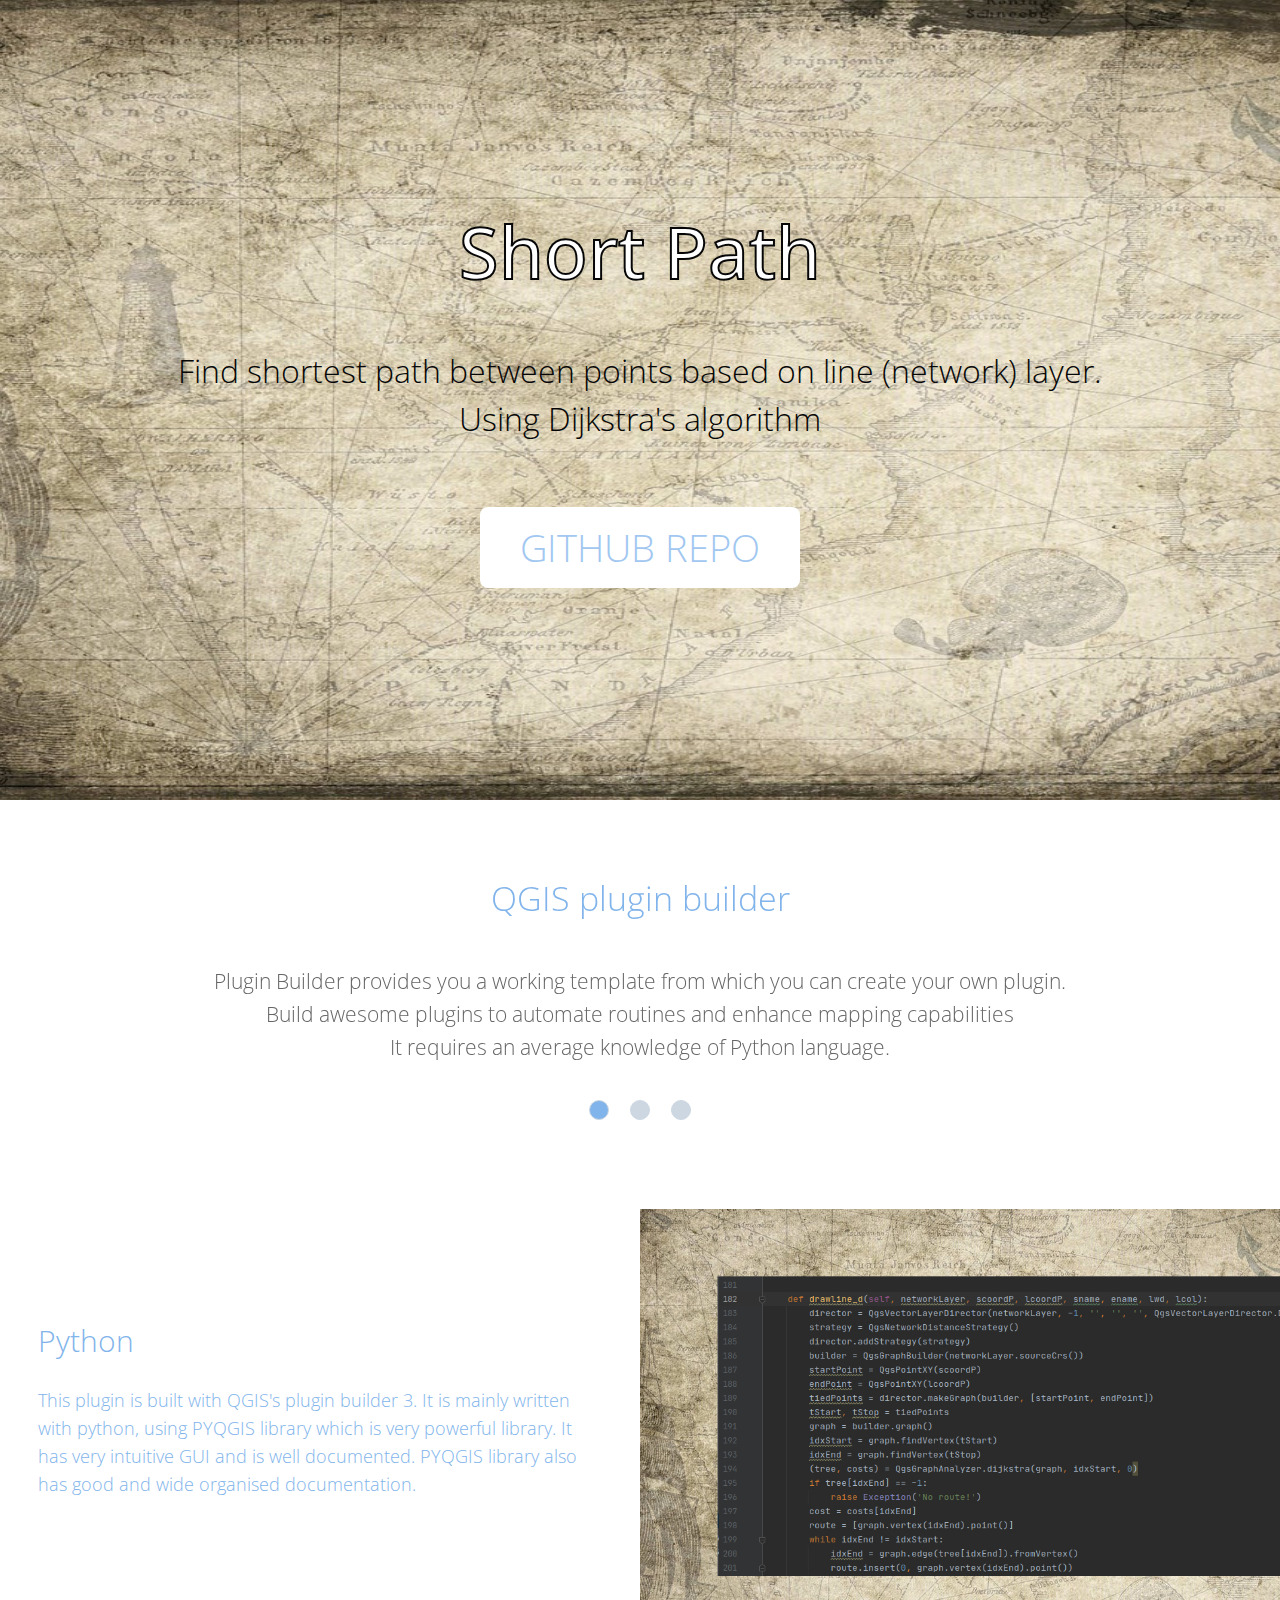
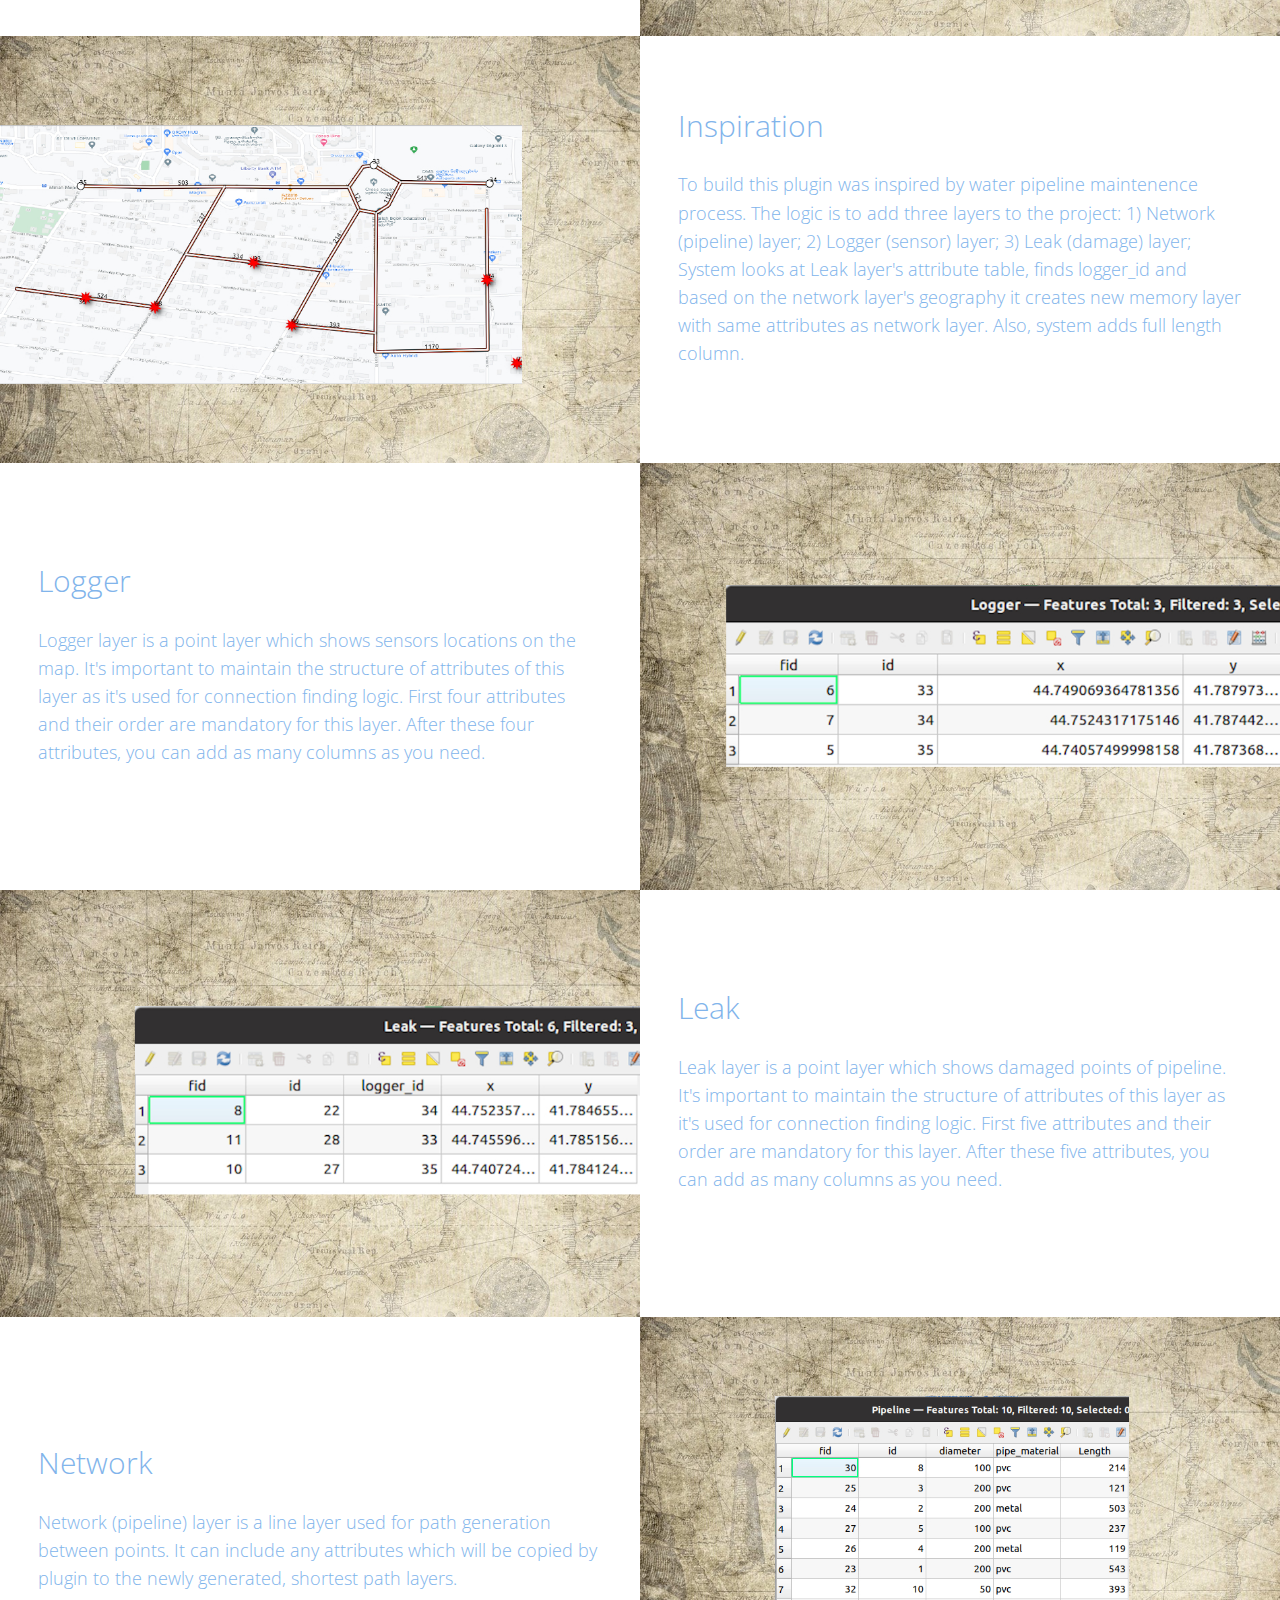
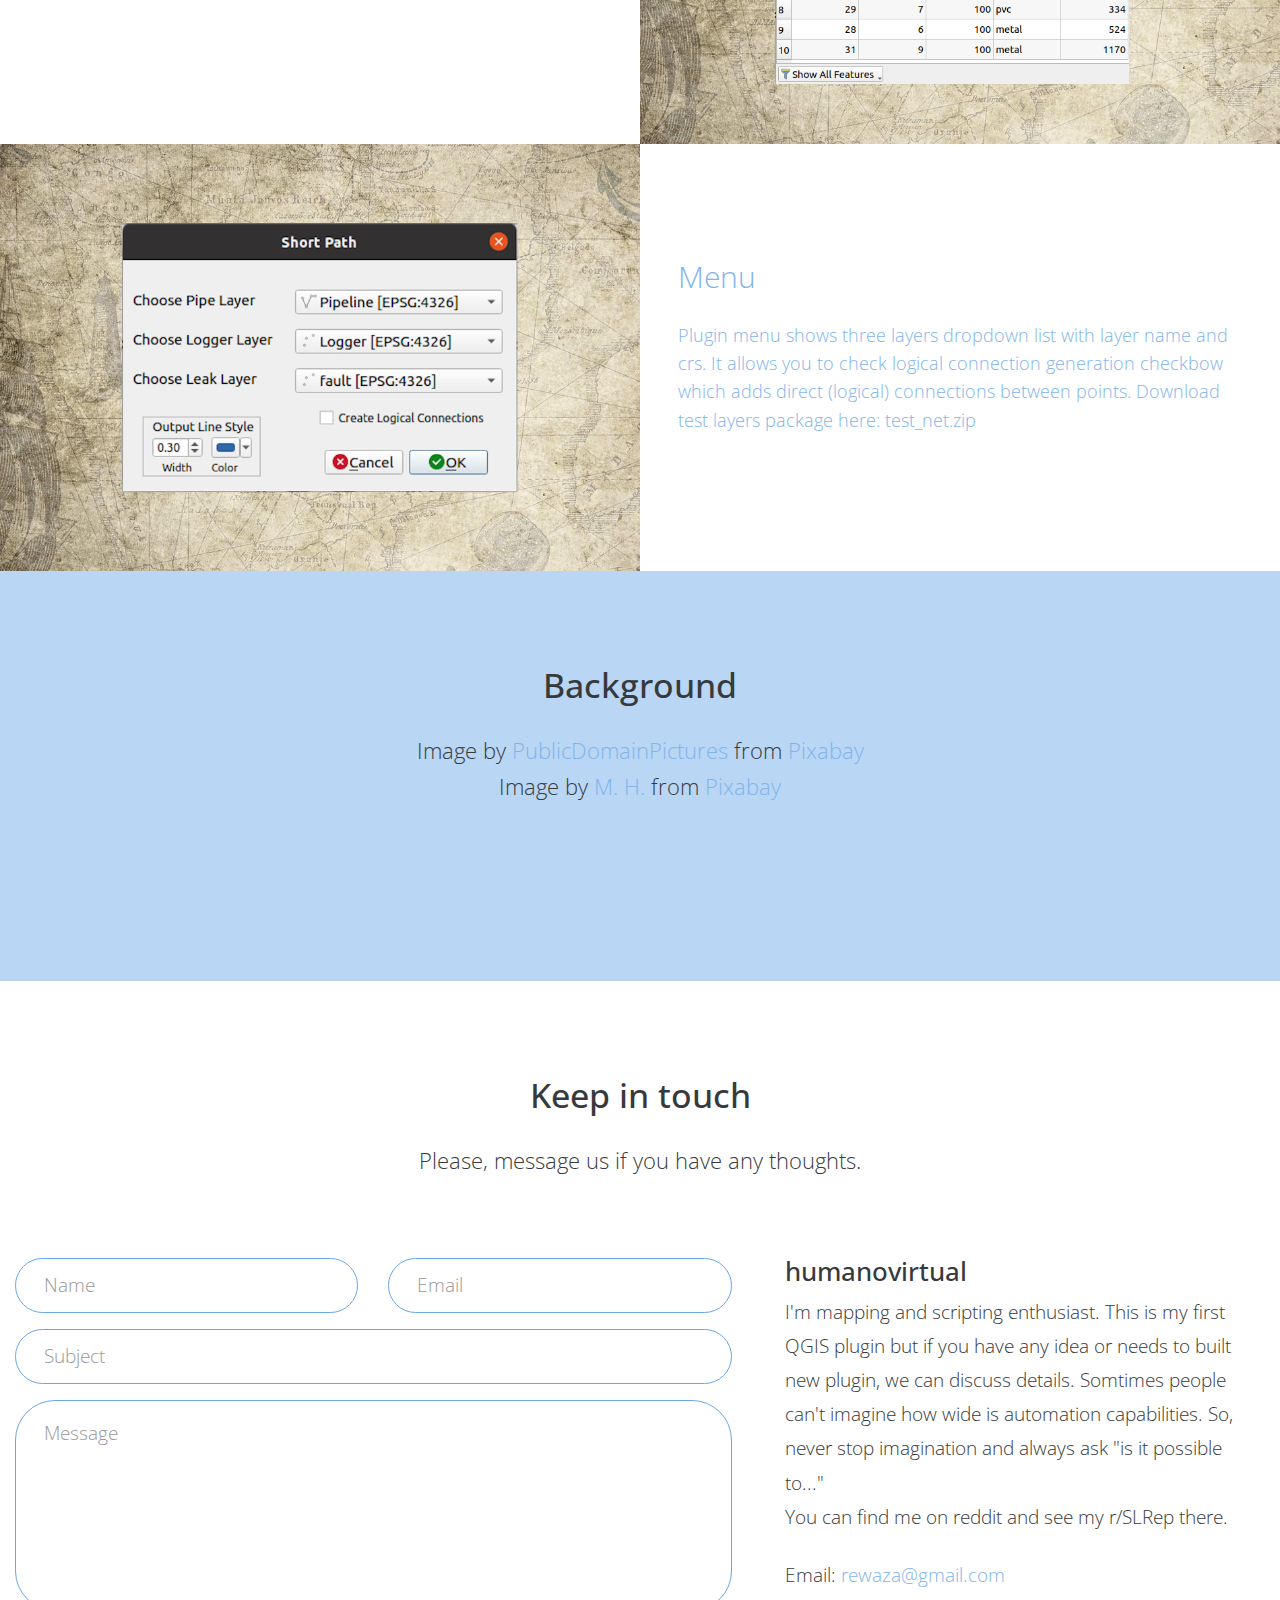
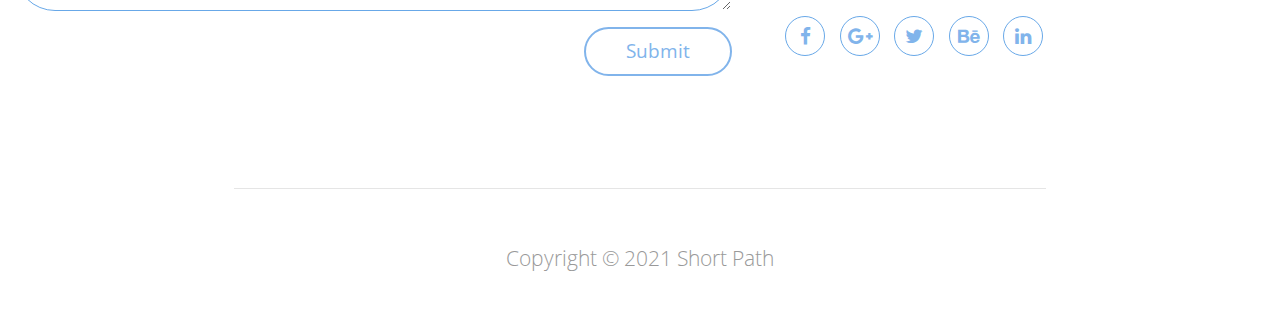
<file: shortpath.html>
<!DOCTYPE html>
<html>

<head>
    <meta charset="utf-8">
    <meta http-equiv="X-UA-Compatible" content="IE=edge">
    <meta name="viewport" content="width=device-width, initial-scale=1">
    <title>Calculate shortest path between points || Dijkstra's algorithm || Utility network maintenence</title>
    <!--
Ocean Theme
http://www.templatemo.com/tm-484-ocean
-->
    <!-- load stylesheets -->
    <link rel="stylesheet" href="https://fonts.googleapis.com/css?family=Open+Sans:300,400"><!-- Google web font "Open Sans", https://www.google.com/fonts/specimen/Open+Sans -->
    <link rel="stylesheet" href="shortpath/font-awesome-4.5.0/css/font-awesome.min.css"> <!-- Font Awesome, https://fortawesome.github.io/Font-Awesome/ -->
    <link rel="stylesheet" href="shortpath/css/bootstrap.min.css"> <!-- Bootstrap style, http://v4-alpha.getbootstrap.com/ -->
    <link rel="stylesheet" href="shortpath/css/templatemo-style.css"> <!-- Templatemo style -->
    <!-- HTML5 shim and Respond.js for IE8 support of HTML5 elements and media queries -->
    <!-- WARNING: Respond.js doesn't work if you view the page via file:// -->
    <!--[if lt IE 9]>
          <script src="https://oss.maxcdn.com/html5shiv/3.7.2/html5shiv.min.js"></script>
          <script src="https://oss.maxcdn.com/respond/1.4.2/respond.min.js"></script>
          <![endif]-->
</head>

<body>
    <div class="container-fluid">
        <div class="row">
            <section class="tm-section-intro">
                <div class="col-xs-12 col-sm-12 col-md-12 col-lg-12 col-xl-12">
                    <div class="tm-wrapper-center">
                        <h1 class="tm-section-intro-title">Short Path</h1>
                        <p style="color: #070707" class="tm-section-intro-text">Find shortest path between points based on line (network) layer.<br>
                            Using Dijkstra's algorithm
                        </p>
                        <a href="https://github.com/rewaza/shortpath" class="tm-btn-white-big">GITHUB REPO</a>
                    </div>
                </div>
            </section>
        </div>
        <div class="row" id="tm-section-2">
            <div class="col-xs-12 col-sm-12 col-md-12 col-lg-12 col-xl-12">
                <!-- slider -->
                <section>
                    <div id="tmCarousel" class="carousel slide tm-carousel" data-ride="carousel" data-interval="false">
                        <!-- If you want to make the carousel auto play, remove data-interval="false" -->
                        <ol class="carousel-indicators">
                            <li data-target="#tmCarousel" data-slide-to="0" class="active"></li>
                            <li data-target="#tmCarousel" data-slide-to="1" class=""></li>
                            <li data-target="#tmCarousel" data-slide-to="2" class=""></li>
                        </ol>
                        <div class="carousel-inner" role="listbox">
                            <div class="carousel-item active">
                                <div class="carousel-content">
                                    <div>
                                        <h2 class="tm-carousel-item-title">QGIS plugin builder</h2>
                                        <p class="tm-carousel-item-text">Plugin Builder provides you a working template from which you can create your own plugin.<br>
                                            Build awesome plugins to automate routines and enhance mapping capabilities<br>
                                            It requires an average knowledge of Python language.</p>
                                    </div>
                                </div>
                            </div>
                            <div class="carousel-item">
                                <div class="carousel-content">
                                    <div>
                                        <h2 class="tm-carousel-item-title">QGIS Open source platform</h2>
                                        <p class="tm-carousel-item-text">A Free and Open Source Geographic Information System. Powerful and Fast system for mapping.<br>
                                            Create, edit, visualise, analyse, publish geospatial information on any major platforms.<br>
                                            For your desktop, server, web browser and as developer libraries.</p>
                                    </div>
                                </div>
                            </div>
                            <div class="carousel-item">
                                <div class="carousel-content">
                                    <div>
                                        <h2 class="tm-carousel-item-title">Popular Python</h2>
                                        <p class="tm-carousel-item-text">Python is a programming language that lets you work quickly and integrate systems more effectively.<br>
                                            You can learn to use Python and see almost immediate gains in productivity.<br>
                                            Great software is supported by great people.</p>
                                    </div>
                                </div>
                            </div>
                        </div>
                    </div>
                </section>
            </div>
        </div> <!-- row -->
        <div class="row">
            <section class="tm-2-col-img-text tm-2-col-img-lg-right">
                <div class="col-xs-12 col-sm-12 col-md-12 col-lg-6 col-xl-6 tm-2-col-img">
                    <img src="shortpath/img/code.jpg" alt="Image" class="img-fluid">
                </div>
                <div class="col-xs-12 col-sm-12 col-md-12 col-lg-6 col-xl-6 tm-2-col-text">
                    <h2 class="tm-2-col-text-title">Python</h2>
                    <p class="tm-2-col-text-description">
                        This plugin is built with QGIS's plugin builder 3. It is mainly written with python, using PYQGIS library which is very powerful library. It has very intuitive GUI and is well documented. PYQGIS library also has good and wide organised documentation. 
                    </p>
                    
                </div>
            </section>
        </div> <!-- row -->
        <div class="row">
            <section class="tm-2-col-img-text tm-2-col-img-lg-left">
                <div class="col-xs-12 col-sm-12 col-md-12 col-lg-6 col-xl-6 tm-2-col-img">
                    <img src="shortpath/img/shortpath.jpg" alt="Image" class="img-fluid">
                </div>
                <div class="col-xs-12 col-sm-12 col-md-12 col-lg-6 col-xl-6 tm-2-col-text">
                    <h2 class="tm-2-col-text-title">Inspiration</h2>
                    <p class="tm-2-col-text-description">
                        To build this plugin was inspired by water pipeline maintenence process. The logic is to add three layers to the project: 1) Network (pipeline) layer; 2) Logger (sensor) layer; 3) Leak (damage) layer; System looks at Leak layer's attribute table, finds logger_id and based on the network layer's geography it creates new memory layer with same attributes as network layer. Also, system adds full length column.
                    </p>
                    
                </div>
            </section>
        </div> <!-- row -->
        <div class="row">
            <section class="tm-2-col-img-text tm-2-col-img-lg-right">
                <div class="col-xs-12 col-sm-12 col-md-12 col-lg-6 col-xl-6 tm-2-col-img">
                    <img src="shortpath/img/logger.jpg" alt="Image" class="img-fluid">
                </div>
                <div class="col-xs-12 col-sm-12 col-md-12 col-lg-6 col-xl-6 tm-2-col-text">
                    <h2 class="tm-2-col-text-title">Logger</h2>
                    <p class="tm-2-col-text-description">
                        Logger layer is a point layer which shows sensors locations on the map. It's important to maintain the structure of attributes of this layer as it's used for connection finding logic. First four attributes and their order are mandatory for this layer. After these four attributes, you can add as many columns as you need.
                    </p>
                    
                </div>
            </section>
        </div> <!-- row -->
        <div class="row">
            <section class="tm-2-col-img-text tm-2-col-img-lg-left">
                <div class="col-xs-12 col-sm-12 col-md-12 col-lg-6 col-xl-6 tm-2-col-img">
                    <img src="shortpath/img/leak.jpg" alt="Image" class="img-fluid">
                </div>
                <div class="col-xs-12 col-sm-12 col-md-12 col-lg-6 col-xl-6 tm-2-col-text">
                    <h2 class="tm-2-col-text-title">Leak</h2>
                    <p class="tm-2-col-text-description">
                        Leak layer is a point layer which shows damaged points of pipeline. It's important to maintain the structure of attributes of this layer as it's used for connection finding logic. First five attributes and their order are mandatory for this layer. After these five attributes, you can add as many columns as you need.
                    </p>
                    
                </div>
            </section>
        </div> <!-- row -->
        <div class="row">
            <section class="tm-2-col-img-text tm-2-col-img-lg-right">
                <div class="col-xs-12 col-sm-12 col-md-12 col-lg-6 col-xl-6 tm-2-col-img">
                    <img src="shortpath/img/network.jpg" alt="Image" class="img-fluid">
                </div>
                <div class="col-xs-12 col-sm-12 col-md-12 col-lg-6 col-xl-6 tm-2-col-text">
                    <h2 class="tm-2-col-text-title">Network</h2>
                    <p class="tm-2-col-text-description">
                        Network (pipeline) layer is a line layer used for path generation between points. It can include any attributes which will be copied by plugin to the newly generated, shortest path layers.
                    </p>
                    
                </div>
            </section>
        </div> <!-- row -->
        <div class="row">
            <section class="tm-2-col-img-text tm-2-col-img-lg-left">
                <div class="col-xs-12 col-sm-12 col-md-12 col-lg-6 col-xl-6 tm-2-col-img">
                    <img src="shortpath/img/menu.jpg" alt="Image" class="img-fluid">
                </div>
                <div class="col-xs-12 col-sm-12 col-md-12 col-lg-6 col-xl-6 tm-2-col-text">
                    <h2 class="tm-2-col-text-title">Menu</h2>
                    <p class="tm-2-col-text-description">
                        Plugin menu shows three layers dropdown list with layer name and crs. It allows you to check logical connection generation checkbow which adds direct (logical) connections between points.
                        Download test layers package here: <a href="https://github.com/rewaza/rewaza.github.io/blob/main/shortpath/test_net.zip">test_net.zip</a><br>
                        
                    </p>
                    
                </div>
            </section>
        </div> <!-- row -->
        <!-- About -->
        <div class="row tm-section tm-blue-bg-row">
            <section>
                <div class="col-xs-12 col-sm-12 col-md-12 col-lg-12 col-xl-12 text-xs-center">
                    <h2 class="tm-section-title">Background</h2>
                    <p class="tm-section-subtitle">
                        Image by <a href="https://pixabay.com/users/publicdomainpictures-14/?utm_source=link-attribution&amp;utm_medium=referral&amp;utm_campaign=image&amp;utm_content=15428">PublicDomainPictures</a> from <a href="https://pixabay.com/?utm_source=link-attribution&amp;utm_medium=referral&amp;utm_campaign=image&amp;utm_content=15428">Pixabay</a>
                        <br>
                        Image by <a href="https://pixabay.com/users/mih83-464187/?utm_source=link-attribution&amp;utm_medium=referral&amp;utm_campaign=image&amp;utm_content=1675212">M. H.</a> from <a href="https://pixabay.com/?utm_source=link-attribution&amp;utm_medium=referral&amp;utm_campaign=image&amp;utm_content=1675212">Pixabay</a>
                    </p>
                </div>
                <!--                    <div class="col-xs-12 col-sm-12 col-md-12 col-lg-12 col-xl-12">
                            
                            <div class="tm-icon-text-boxes-container">
                            
                                <div class="col-xs-12 col-sm-6 col-md-6 col-lg-3 col-xl-3">
                                    <div class="tm-icon-text-box">
                                        <i class="fa fa-5x fa-mixcloud"></i>
                                        <h3 class="tm-icon-text-box-title">Vestinbulum ornare</h3>
                                        <p class="tm-icon-text-box-description">Nullam eget lectus ut felis aliquam laoreet eget eu dui. Curabitur in imperdiet.</p>
                                    </div>
                                </div>

                                <div class="col-xs-12 col-sm-6 col-md-6 col-lg-3 col-xl-3">
                                    <div class="tm-icon-text-box">
                                        <i class="fa fa-5x fa-line-chart"></i>
                                        <h3 class="tm-icon-text-box-title">Vestinbulum ornare</h3>
                                        <p class="tm-icon-text-box-description">Nullam eget lectus ut felis aliquam laoreet eget eu dui. Curabitur in imperdiet.</p>
                                    </div>
                                </div>

                                <div class="col-xs-12 col-sm-6 col-md-6 col-lg-3 col-xl-3">
                                    <div class="tm-icon-text-box">
                                        <i class="fa fa-5x fa-group"></i>
                                        <h3 class="tm-icon-text-box-title">Vestinbulum ornare</h3>
                                        <p class="tm-icon-text-box-description">Nullam eget lectus ut felis aliquam laoreet eget eu dui. Curabitur in imperdiet.</p>
                                    </div>
                                </div>

                                <div class="col-xs-12 col-sm-6 col-md-6 col-lg-3 col-xl-3">
                                    <div class="tm-icon-text-box">
                                        <i class="fa fa-5x fa-globe"></i>
                                        <h3 class="tm-icon-text-box-title">Vestinbulum ornare</h3>
                                        <p class="tm-icon-text-box-description">Nullam eget lectus ut felis aliquam laoreet eget eu dui. Curabitur in imperdiet.</p>
                                    </div>
                                </div>

                            </div>

                        </div> -->
            </section>
        </div> <!-- row -->
        <div class="row tm-section">
            <section class="tm-section-contact">
                <div class="col-xs-12 col-sm-12 col-md-12 col-lg-12 col-xl-12 text-xs-center">
                    <h2 class="tm-section-title">Keep in touch</h2>
                    <p class="tm-section-subtitle">Please, message us if you have any thoughts.</p>
                </div>
                <div class="col-xs-12 col-sm-12 col-md-12 col-lg-7 col-xl-7">
                    <form action="index.html" method="post" class="tm-contact-form">
                        <div class="form-group col-xs-12 col-sm-12 col-md-6 col-lg-6 col-xl-6 tm-form-group-left">
                            <input type="text" id="contact_name" name="contact_name" class="form-control" placeholder="Name" required />
                        </div>
                        <div class="form-group col-xs-12 col-sm-12 col-md-6 col-lg-6 col-xl-6 tm-form-group-right">
                            <input type="email" id="contact_email" name="contact_email" class="form-control" placeholder="Email" required />
                        </div>
                        <div class="form-group">
                            <input type="text" id="contact_subject" name="contact_subject" class="form-control" placeholder="Subject" required />
                        </div>
                        <div class="form-group">
                            <textarea id="contact_message" name="contact_message" class="form-control" rows="6" placeholder="Message" required></textarea>
                        </div>
                        <button type="submit" class="btn tm-bordered-btn pull-xs-right">Submit</button>
                    </form>
                </div> <!-- col -->
                <div class="col-xs-12 col-sm-12 col-md-12 col-lg-5 col-xl-5 tm-contact-right">
                    <h3 class="tm-contact-title">humanovirtual</h3>
                    <p class="tm-contact-info">I'm mapping and scripting enthusiast. This is my first QGIS plugin but if you have any idea or needs to built new plugin, we can discuss details. Somtimes people can't imagine how wide is automation capabilities. So, never stop imagination and always ask "is it possible to..."<br>You can find me on reddit and see my r/SLRep there.</p>
                    <p class="tm-contact-info">
                        Email: <a href="mailto:rewaza@gmail.com">rewaza@gmail.com</a><br>
                    </p>
                    <p class="tm-contact-info"><a href="tel:"></a></p>
                    <div class="tm-social-icons-container">
                        <a href="#" class="tm-social-icon-link"><i class="fa fa-facebook tm-social-icon"></i></a>
                        <a href="#" class="tm-social-icon-link"><i class="fa fa-google-plus tm-social-icon"></i></a>
                        <a href="#" class="tm-social-icon-link"><i class="fa fa-twitter tm-social-icon"></i></a>
                        <a href="#" class="tm-social-icon-link"><i class="fa fa-behance tm-social-icon"></i></a>
                        <a href="#" class="tm-social-icon-link"><i class="fa fa-linkedin tm-social-icon"></i></a>
                    </div>
                </div>
            </section>
        </div>
        <div class="row">
            <div class="col-xs-12 col-sm-12 col-md-12 col-lg-12 col-xl-12">
                <hr>
            </div>
        </div>
        <div class="row">
            <div class="col-xs-12 col-sm-12 col-md-12 col-lg-12 col-xl-12">
                <p class="text-xs-center tm-copyright-text">Copyright &copy; 2021 Short Path</p>
            </div>
        </div>
    </div> <!-- container-fluid -->
    <!-- load JS files -->
    <script src="shortpath/js/jquery-1.11.3.min.js"></script> <!-- jQuery, https://jquery.com/download/ -->
    <script src="https://www.atlasestateagents.co.uk/javascript/tether.min.js"></script> <!-- Tether for Bootstrap, http://stackoverflow.com/questions/34567939/how-to-fix-the-error-error-bootstrap-tooltips-require-tether-http-github-h -->
    <script src="shortpath/js/bootstrap.min.js"></script> <!-- Bootstrap, http://v4-alpha.getbootstrap.com/ -->
    <script src="shortpath/js/jquery.touchSwipe.min.js"></script> <!-- http://labs.rampinteractive.co.uk/touchSwipe/demos/ -->
    <script>
    $(document).ready(function() {

        /* Smooth Scrolling
         * https://css-tricks.com/snippets/jquery/smooth-scrolling/
        --------------------------------------------------------------*/
        $('a[href*="#"]:not([href="#"])').click(function() {
            if (location.pathname.replace(/^\//, '') == this.pathname.replace(/^\//, '') &&
                location.hostname == this.hostname) {

                var target = $(this.hash);
                target = target.length ? target : $('[name=' + this.hash.slice(1) + ']');

                if (target.length) {

                    $('html, body').animate({
                        scrollTop: target.offset().top
                    }, 1000);
                    return false;
                }
            }
        });

        /* Enable swiping for tablets and mobile
         * http://lazcreative.com/blog/adding-swipe-support-to-bootstrap-carousel-3-0/
         ---------------------------------------------------------------------------------*/
        if ($(window).width() <= 991) {
            $(".carousel-inner").swipe({
                //Generic swipe handler for all directions
                swipeLeft: function(event, direction, distance, duration, fingerCount) {
                    $(this).parent().carousel('next');
                },
                swipeRight: function() {
                    $(this).parent().carousel('prev');
                },
                //Default is 75px, set to 0 for demo so any distance triggers swipe
                threshold: 0
            });
        }

        /* Handle window resize */
        $(window).resize(function() {
            if ($(window).width() <= 991) {
                $(".carousel-inner").swipe({
                    //Generic swipe handler for all directions
                    swipeLeft: function(event, direction, distance, duration, fingerCount) {
                        $(this).parent().carousel('next');
                    },
                    swipeRight: function() {
                        $(this).parent().carousel('prev');
                    },
                    //Default is 75px, set to 0 for demo so any distance triggers swipe
                    threshold: 0
                });
            }
        });

    });
    </script>
</body>

</html>
</file>
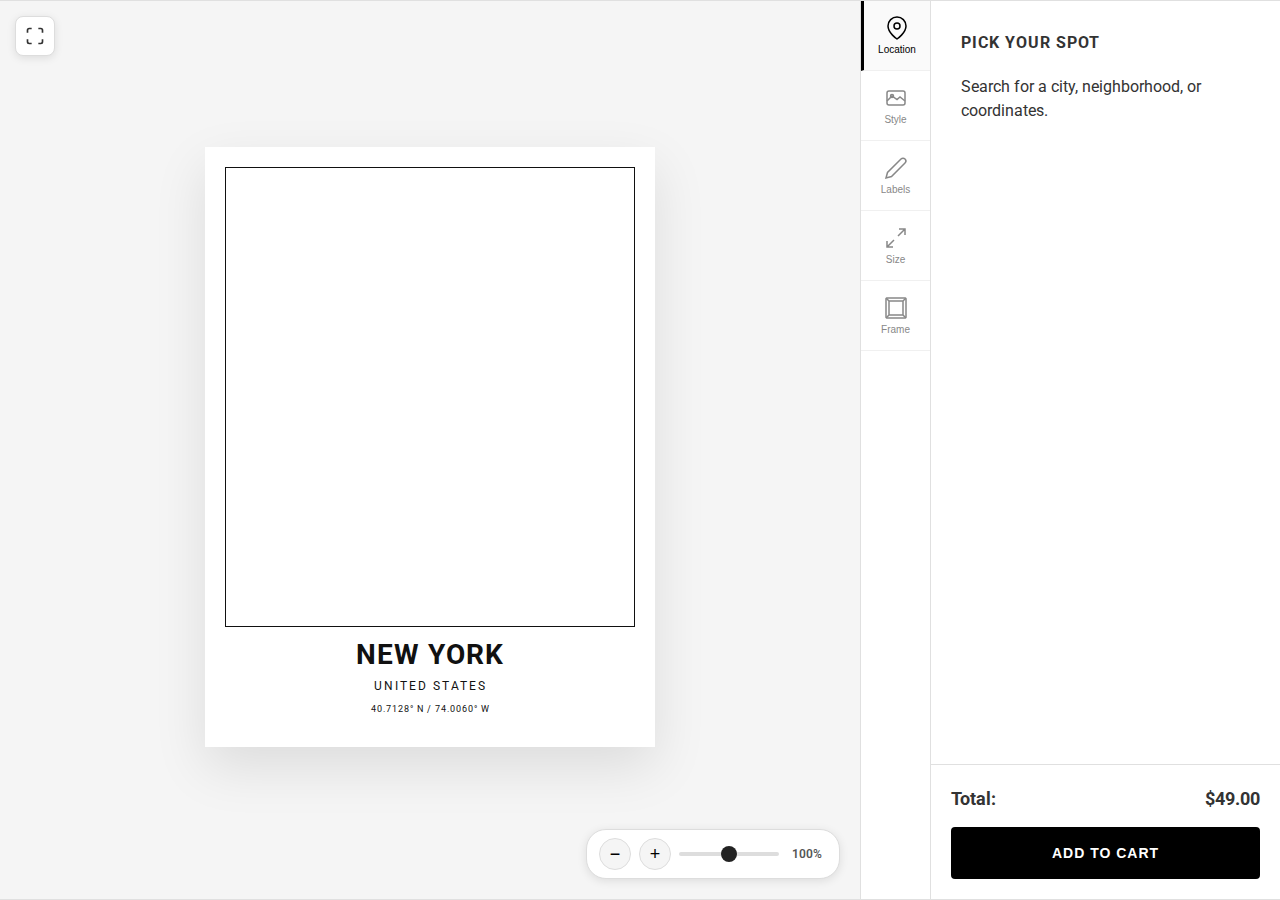
<file: customcitymaps/index-local.html>
<!DOCTYPE html>
<html lang="en">
<head>
    <meta charset="UTF-8">
    <meta name="viewport" content="width=device-width, initial-scale=1.0">
    <title>Custom City Maps - Local Development</title>
    
    <!-- Google Fonts for poster labels -->
    <link rel="preconnect" href="https://fonts.googleapis.com">
    <link rel="preconnect" href="https://fonts.gstatic.com" crossorigin>
    <link href="https://fonts.googleapis.com/css2?family=Abril+Fatface&family=Alfa+Slab+One&family=Anton&family=Archivo+Black&family=Arvo&family=Bangers&family=Barlow+Condensed:wght@400;700&family=Bebas+Neue&family=Bitter:wght@400;700&family=Bungee&family=Comfortaa:wght@400;700&family=Concert+One&family=Cormorant+Garamond:wght@400;700&family=Crimson+Text:wght@400;700&family=DM+Sans:wght@400;700&family=Dancing+Script:wght@400;700&family=EB+Garamond:wght@400;700&family=Fjalla+One&family=Fredoka+One&family=Great+Vibes&family=Inter:wght@400;700&family=Josefin+Sans:wght@400;700&family=Karla:wght@400;700&family=Lato:wght@400;700&family=Libre+Baskerville:wght@400;700&family=Lobster&family=Merriweather:wght@400;700&family=Montserrat:wght@400;700&family=Nunito:wght@400;700&family=Open+Sans:wght@400;700&family=Oswald:wght@400;700&family=PT+Sans:wght@400;700&family=Pacifico&family=Passion+One&family=Permanent+Marker&family=Playfair+Display:wght@400;700&family=Poppins:wght@400;700&family=Quicksand:wght@400;700&family=Raleway:wght@400;700&family=Righteous&family=Roboto:wght@400;700&family=Rubik:wght@400;700&family=Russo+One&family=Source+Sans+Pro:wght@400;700&family=Staatliches&family=Teko:wght@400;700&family=Ultra&family=Varela+Round&family=Work+Sans:wght@400;700&family=Yanone+Kaffeesatz:wght@400;700&display=swap" rel="stylesheet">
    
    <!-- Mapbox CSS -->
    <link href="https://api.mapbox.com/mapbox-gl-js/v3.0.0/mapbox-gl.css" rel="stylesheet">
    <link rel="stylesheet" href="https://api.mapbox.com/mapbox-gl-js/plugins/mapbox-gl-geocoder/v5.0.0/mapbox-gl-geocoder.css" type="text/css">
    
    <!-- Local CSS (same as Shopify asset) -->
    <link rel="stylesheet" href="map-editor.css">
    
    <style>
        /* Additional styles to make it work standalone without Shopify theme */
        * {
            margin: 0;
            padding: 0;
            box-sizing: border-box;
        }
        
        body {
            font-family: -apple-system, BlinkMacSystemFont, 'Segoe UI', Roboto, Oxygen, Ubuntu, sans-serif;
            line-height: 1.5;
            color: #333;
        }
        
        /* Make the editor fill the viewport when standalone */
        .editor-container {
            min-height: 100vh;
        }
    </style>
</head>
<body>

<div class="editor-container">
  <div class="editor-visual">
    <!-- Fullscreen toggle button -->
    <button id="fullscreen-toggle" class="fullscreen-btn" title="Toggle fullscreen mode">
      <svg class="icon-expand" viewBox="0 0 24 24" fill="none" stroke="currentColor" stroke-width="2">
        <path d="M8 3H5a2 2 0 0 0-2 2v3m18 0V5a2 2 0 0 0-2-2h-3m0 18h3a2 2 0 0 0 2-2v-3M3 16v3a2 2 0 0 0 2 2h3"/>
      </svg>
      <svg class="icon-collapse" viewBox="0 0 24 24" fill="none" stroke="currentColor" stroke-width="2" style="display:none;">
        <path d="M4 14h3a2 2 0 0 1 2 2v3m12-3v3a2 2 0 0 1-2 2h-3m0-18h3a2 2 0 0 1 2 2v3M7 4H4a2 2 0 0 0-2 2v3"/>
      </svg>
    </button>
    <div id="visual-preview-wrapper">
      <div id="poster-frame-wrapper">
        <div id="poster-canvas">
          <!-- Draggable & Resizable Map Container -->
          <div id="map-container-frame">
            <div id="map"></div>
            <!-- Resize handles - all 8 directions -->
            <div class="resize-handle rh-n" data-dir="n"></div>
            <div class="resize-handle rh-s" data-dir="s"></div>
            <div class="resize-handle rh-e" data-dir="e"></div>
            <div class="resize-handle rh-w" data-dir="w"></div>
            <div class="resize-handle rh-nw" data-dir="nw"></div>
            <div class="resize-handle rh-ne" data-dir="ne"></div>
            <div class="resize-handle rh-sw" data-dir="sw"></div>
            <div class="resize-handle rh-se" data-dir="se"></div>
            <!-- Drag handle for map -->
            <div class="map-drag-handle" title="Drag to move map">⊞</div>
          </div>

          <!-- Draggable Labels Container -->
          <div class="poster-labels" id="poster-labels">
            <div class="labels-drag-handle" title="Drag to move text">⋮⋮</div>
            <div id="label-city" contenteditable="true" spellcheck="false">NEW YORK</div>
            <div id="label-state" contenteditable="true" spellcheck="false">UNITED STATES</div>
            <div id="label-coords" contenteditable="true" spellcheck="false">40.7128° N / 74.0060° W</div>
          </div>
        </div>
      </div>

      <div class="zoom-controls">
        <button id="btn-zoom-out" type="button" aria-label="Zoom Out">−</button>
        <button id="btn-zoom-in" type="button" aria-label="Zoom In">+</button>
        <input type="range" id="poster-scale-slider" min="50" max="150" value="100" aria-label="Poster Scale">
        <span id="poster-scale-value">100%</span>
      </div>
    </div>
  </div>

  <div class="editor-sidebar">
    <div class="sidebar-nav">
      <button class="nav-tab active" data-target="tab-location">
        <svg class="icon-thin" viewBox="0 0 24 24" fill="none" stroke="currentColor" stroke-width="1.5">
          <path d="M21 10c0 7-9 13-9 13s-9-6-9-13a9 9 0 0118 0z"/><circle cx="12" cy="10" r="3"/>
        </svg>
        <span>Location</span>
      </button>

      <button class="nav-tab" data-target="tab-style">
        <svg class="icon-thin" viewBox="0 0 24 24" fill="none" stroke="currentColor" stroke-width="1.5">
          <rect x="3" y="5" width="18" height="14" rx="2"/>
          <circle cx="8" cy="10" r="1.5"/>
          <path d="M21 15l-5-4-3 2.5L8 10l-5 5"/>
        </svg>
        <span>Style</span>
      </button>

      <button class="nav-tab" data-target="tab-labels">
        <svg class="icon-thin" viewBox="0 0 24 24" fill="none" stroke="currentColor" stroke-width="1.5">
          <path d="M17 3a2.8 2.8 0 114 4L7.5 20.5 2 22l1.5-5.5L17 3z"/>
        </svg>
        <span>Labels</span>
      </button>

      <button class="nav-tab" data-target="tab-size">
        <svg class="icon-thin" viewBox="0 0 24 24" fill="none" stroke="currentColor" stroke-width="1.5">
          <path d="M15 3h6v6M9 21H3v-6M21 3l-7 7M3 21l7-7"/>
        </svg>
        <span>Size</span>
      </button>

      <button class="nav-tab" data-target="tab-frame">
        <svg class="icon-thin" viewBox="0 0 24 24" fill="none" stroke="currentColor" stroke-width="1.5">
          <rect x="2" y="2" width="20" height="20" rx="1"/>
          <rect x="5" y="5" width="14" height="14" rx="0.5"/>
          <path d="M2 2l3 3M22 2l-3 3M2 22l3-3M22 22l-3-3"/>
        </svg>
        <span>Frame</span>
      </button>
    </div>

    <div class="sidebar-panels">
      <div id="tab-location" class="editor-panel active">
        <h2>Pick your spot</h2>
        <div id="geocoder-container"></div>
        <p class="help-text">Search for a city, neighborhood, or coordinates.</p>
      </div>

      <div id="tab-style" class="editor-panel">
        <h2>Map Style</h2>
        <div class="style-grid">
          <button class="style-btn active" data-style="mapbox://styles/mapbox/streets-v12">
            <span class="preview-dot" style="background:#f0f0f0"></span> Classic
          </button>
          <button class="style-btn" data-style="mapbox://styles/mapbox/light-v11">
            <span class="preview-dot" style="background:#ffffff"></span> Clean
          </button>
          <button class="style-btn" data-style="mapbox://styles/mapbox/dark-v11">
            <span class="preview-dot" style="background:#222"></span> Dark
          </button>
          <button class="style-btn" data-style="mapbox://styles/mapbox/satellite-v9">
            <span class="preview-dot" style="background:#345"></span> Satellite
          </button>
        </div>
        <div class="input-group" style="margin-top: 20px;">
          <label>Background Color</label>
          <input type="color" id="map-bg-color" value="#ffffff" class="color-picker">
        </div>

        <h2 style="margin-top: 30px;">Map Shape</h2>
        <div class="style-grid">
          <button class="shape-btn active" data-orientation="portrait">
            <svg width="12" height="16" viewBox="0 0 12 16" fill="none" stroke="currentColor" stroke-width="1.5" style="margin-right:10px;">
              <rect x="1" y="1" width="10" height="14" rx="1"/>
            </svg>
            Portrait
          </button>
          <button class="shape-btn" data-orientation="landscape">
            <svg width="16" height="12" viewBox="0 0 16 12" fill="none" stroke="currentColor" stroke-width="1.5" style="margin-right:10px;">
              <rect x="1" y="1" width="14" height="10" rx="1"/>
            </svg>
            Landscape
          </button>
          <button class="shape-btn active" data-shape="rectangle">
            <svg width="16" height="12" viewBox="0 0 16 12" fill="none" stroke="currentColor" stroke-width="1.5" style="margin-right:10px;">
              <rect x="1" y="1" width="14" height="10" rx="0"/>
            </svg>
            Rectangle
          </button>
          <button class="shape-btn" data-shape="circle">
            <svg width="14" height="14" viewBox="0 0 14 14" fill="none" stroke="currentColor" stroke-width="1.5" style="margin-right:10px;">
              <circle cx="7" cy="7" r="6"/>
            </svg>
            Circle
          </button>
        </div>

        <h2 style="margin-top: 30px;">Map Outline</h2>
        <div class="input-group">
          <label>Line Type</label>
          <select id="outline-type" class="full-select">
            <option value="solid">Solid</option>
            <option value="dashed">Dashed</option>
            <option value="two-lines">Two Lines</option>
            <option value="two-lines-thin">Two Lines (inner thin)</option>
            <option value="two-lines-thick">Two Lines (inner thick)</option>
          </select>
        </div>
        <div class="input-group">
          <label>Outline Color</label>
          <input type="color" id="outline-color" value="#111111" class="color-picker">
        </div>
        <div class="input-group">
          <label>Outline Size</label>
          <div class="outline-slider-row">
            <input type="range" id="outline-size" min="1" max="10" value="1">
            <span id="outline-size-value">1px</span>
          </div>
        </div>

      </div>

      <div id="tab-labels" class="editor-panel">
        <h2>Title</h2>
        <div class="input-group">
          <input type="text" id="input-city" value="NEW YORK">
        </div>
        <div class="label-controls">
          <select id="title-font" class="font-select">
            <option value="Montserrat">Montserrat</option>
            <option value="Playfair Display">Playfair Display</option>
            <option value="Oswald">Oswald</option>
            <option value="Bebas Neue">Bebas Neue</option>
            <option value="Raleway">Raleway</option>
            <option value="Poppins">Poppins</option>
            <option value="Lato">Lato</option>
            <option value="Roboto">Roboto</option>
            <option value="Open Sans">Open Sans</option>
            <option value="Anton">Anton</option>
            <option value="Abril Fatface">Abril Fatface</option>
            <option value="Righteous">Righteous</option>
            <option value="Lobster">Lobster</option>
            <option value="Pacifico">Pacifico</option>
            <option value="Dancing Script">Dancing Script</option>
            <option value="Great Vibes">Great Vibes</option>
            <option value="Permanent Marker">Permanent Marker</option>
            <option value="Bangers">Bangers</option>
            <option value="Alfa Slab One">Alfa Slab One</option>
            <option value="Archivo Black">Archivo Black</option>
            <option value="Russo One">Russo One</option>
            <option value="Bungee">Bungee</option>
            <option value="Staatliches">Staatliches</option>
            <option value="Barlow Condensed">Barlow Condensed</option>
            <option value="Josefin Sans">Josefin Sans</option>
            <option value="Fjalla One">Fjalla One</option>
            <option value="Yanone Kaffeesatz">Yanone Kaffeesatz</option>
            <option value="Concert One">Concert One</option>
            <option value="Passion One">Passion One</option>
            <option value="Fredoka One">Fredoka One</option>
            <option value="Ultra">Ultra</option>
            <option value="Teko">Teko</option>
            <option value="Arvo">Arvo</option>
            <option value="Bitter">Bitter</option>
            <option value="Merriweather">Merriweather</option>
            <option value="Crimson Text">Crimson Text</option>
            <option value="PT Sans">PT Sans</option>
            <option value="Source Sans Pro">Source Sans Pro</option>
            <option value="Work Sans">Work Sans</option>
            <option value="DM Sans">DM Sans</option>
            <option value="Inter">Inter</option>
            <option value="Nunito">Nunito</option>
            <option value="Quicksand">Quicksand</option>
            <option value="Comfortaa">Comfortaa</option>
            <option value="Varela Round">Varela Round</option>
            <option value="Rubik">Rubik</option>
            <option value="Karla">Karla</option>
            <option value="Libre Baskerville">Libre Baskerville</option>
            <option value="EB Garamond">EB Garamond</option>
            <option value="Cormorant Garamond">Cormorant Garamond</option>
          </select>
          <div class="label-controls-row">
            <div class="size-slider-mini">
              <input type="range" id="title-size" min="12" max="72" value="28">
              <span id="title-size-value">28px</span>
            </div>
            <input type="color" id="title-color" value="#111111" class="color-picker-mini">
          </div>
        </div>

        <h2 style="margin-top: 25px;">Subtitle</h2>
        <div class="input-group">
          <input type="text" id="input-state" value="UNITED STATES">
        </div>
        <div class="label-controls">
          <select id="subtitle-font" class="font-select">
            <option value="Montserrat">Montserrat</option>
            <option value="Playfair Display">Playfair Display</option>
            <option value="Oswald">Oswald</option>
            <option value="Bebas Neue">Bebas Neue</option>
            <option value="Raleway">Raleway</option>
            <option value="Poppins">Poppins</option>
            <option value="Lato">Lato</option>
            <option value="Roboto">Roboto</option>
            <option value="Open Sans">Open Sans</option>
            <option value="Anton">Anton</option>
            <option value="Abril Fatface">Abril Fatface</option>
            <option value="Righteous">Righteous</option>
            <option value="Lobster">Lobster</option>
            <option value="Pacifico">Pacifico</option>
            <option value="Dancing Script">Dancing Script</option>
            <option value="Great Vibes">Great Vibes</option>
            <option value="Permanent Marker">Permanent Marker</option>
            <option value="Bangers">Bangers</option>
            <option value="Alfa Slab One">Alfa Slab One</option>
            <option value="Archivo Black">Archivo Black</option>
            <option value="Russo One">Russo One</option>
            <option value="Bungee">Bungee</option>
            <option value="Staatliches">Staatliches</option>
            <option value="Barlow Condensed">Barlow Condensed</option>
            <option value="Josefin Sans">Josefin Sans</option>
            <option value="Fjalla One">Fjalla One</option>
            <option value="Yanone Kaffeesatz">Yanone Kaffeesatz</option>
            <option value="Concert One">Concert One</option>
            <option value="Passion One">Passion One</option>
            <option value="Fredoka One">Fredoka One</option>
            <option value="Ultra">Ultra</option>
            <option value="Teko">Teko</option>
            <option value="Arvo">Arvo</option>
            <option value="Bitter">Bitter</option>
            <option value="Merriweather">Merriweather</option>
            <option value="Crimson Text">Crimson Text</option>
            <option value="PT Sans">PT Sans</option>
            <option value="Source Sans Pro">Source Sans Pro</option>
            <option value="Work Sans">Work Sans</option>
            <option value="DM Sans">DM Sans</option>
            <option value="Inter">Inter</option>
            <option value="Nunito">Nunito</option>
            <option value="Quicksand">Quicksand</option>
            <option value="Comfortaa">Comfortaa</option>
            <option value="Varela Round">Varela Round</option>
            <option value="Rubik">Rubik</option>
            <option value="Karla">Karla</option>
            <option value="Libre Baskerville">Libre Baskerville</option>
            <option value="EB Garamond">EB Garamond</option>
            <option value="Cormorant Garamond">Cormorant Garamond</option>
          </select>
          <div class="label-controls-row">
            <div class="size-slider-mini">
              <input type="range" id="subtitle-size" min="8" max="36" value="12">
              <span id="subtitle-size-value">12px</span>
            </div>
            <input type="color" id="subtitle-color" value="#111111" class="color-picker-mini">
          </div>
        </div>

        <h2 style="margin-top: 25px;">Coordinates</h2>
        <div class="input-group">
          <input type="text" id="input-coords" value="40.7128° N / 74.0060° W">
        </div>
        <div class="label-controls">
          <select id="coords-font" class="font-select">
            <option value="Montserrat">Montserrat</option>
            <option value="Playfair Display">Playfair Display</option>
            <option value="Oswald">Oswald</option>
            <option value="Bebas Neue">Bebas Neue</option>
            <option value="Raleway">Raleway</option>
            <option value="Poppins">Poppins</option>
            <option value="Lato">Lato</option>
            <option value="Roboto">Roboto</option>
            <option value="Open Sans">Open Sans</option>
            <option value="Anton">Anton</option>
            <option value="Abril Fatface">Abril Fatface</option>
            <option value="Righteous">Righteous</option>
            <option value="Lobster">Lobster</option>
            <option value="Pacifico">Pacifico</option>
            <option value="Dancing Script">Dancing Script</option>
            <option value="Great Vibes">Great Vibes</option>
            <option value="Permanent Marker">Permanent Marker</option>
            <option value="Bangers">Bangers</option>
            <option value="Alfa Slab One">Alfa Slab One</option>
            <option value="Archivo Black">Archivo Black</option>
            <option value="Russo One">Russo One</option>
            <option value="Bungee">Bungee</option>
            <option value="Staatliches">Staatliches</option>
            <option value="Barlow Condensed">Barlow Condensed</option>
            <option value="Josefin Sans">Josefin Sans</option>
            <option value="Fjalla One">Fjalla One</option>
            <option value="Yanone Kaffeesatz">Yanone Kaffeesatz</option>
            <option value="Concert One">Concert One</option>
            <option value="Passion One">Passion One</option>
            <option value="Fredoka One">Fredoka One</option>
            <option value="Ultra">Ultra</option>
            <option value="Teko">Teko</option>
            <option value="Arvo">Arvo</option>
            <option value="Bitter">Bitter</option>
            <option value="Merriweather">Merriweather</option>
            <option value="Crimson Text">Crimson Text</option>
            <option value="PT Sans">PT Sans</option>
            <option value="Source Sans Pro">Source Sans Pro</option>
            <option value="Work Sans">Work Sans</option>
            <option value="DM Sans">DM Sans</option>
            <option value="Inter">Inter</option>
            <option value="Nunito">Nunito</option>
            <option value="Quicksand">Quicksand</option>
            <option value="Comfortaa">Comfortaa</option>
            <option value="Varela Round">Varela Round</option>
            <option value="Rubik">Rubik</option>
            <option value="Karla">Karla</option>
            <option value="Libre Baskerville">Libre Baskerville</option>
            <option value="EB Garamond">EB Garamond</option>
            <option value="Cormorant Garamond">Cormorant Garamond</option>
          </select>
          <div class="label-controls-row">
            <div class="size-slider-mini">
              <input type="range" id="coords-size" min="6" max="24" value="9">
              <span id="coords-size-value">9px</span>
            </div>
            <input type="color" id="coords-color" value="#111111" class="color-picker-mini">
          </div>
        </div>

        <div class="toggle-group" style="margin-top:25px;">
          <label for="show-coords" style="display:flex; align-items:center; cursor:pointer;">
            <input type="checkbox" id="show-coords" checked style="width:auto; margin-right:10px;">
            Show Coordinates
          </label>
        </div>
      </div>

      <div id="tab-size" class="editor-panel">
        <h2>Poster Size</h2>
        <select id="size-select" class="full-select">
          <optgroup label="Imperial (Inch) ">
            <option value="11x17">11 x 17 in</option>
            <option value="12x18">12 x 18 in</option>
            <option value="18x24">18 x 24 in</option>
            <option value="24x36">24 x 36 in</option>
          </optgroup>

          <optgroup label="Metric (CM)">
            <option value="30x40cm">30x40 cm</option>
            <option value="50x70cm" selected>50x70 cm</option>
            <option value="70x100cm">70x100 cm</option>
          </optgroup>

          <optgroup label="Digital">
            <option value="digital">Digital Download</option>
          </optgroup>
        </select>
      </div>

      <div id="tab-frame" class="editor-panel">
        <h2>Frame Material</h2>
        <div class="frame-material-grid">
          <button class="frame-material-btn active" data-material="none">
            <svg width="16" height="16" viewBox="0 0 16 16" fill="none" stroke="currentColor" stroke-width="1.5">
              <path d="M2 2l12 12M14 2L2 14"/>
            </svg>
            <span>None</span>
          </button>
          <button class="frame-material-btn" data-material="wood">
            <svg width="16" height="16" viewBox="0 0 16 16" fill="none" stroke="currentColor" stroke-width="1.5">
              <rect x="1" y="1" width="14" height="14" rx="1"/>
              <path d="M3 4h10M3 8h10M3 12h10"/>
            </svg>
            <span>Wood</span>
          </button>
          <button class="frame-material-btn" data-material="metal">
            <svg width="16" height="16" viewBox="0 0 16 16" fill="none" stroke="currentColor" stroke-width="1.5">
              <rect x="1" y="1" width="14" height="14" rx="0"/>
            </svg>
            <span>Metal</span>
          </button>
          <button class="frame-material-btn" data-material="print">
            <svg width="16" height="16" viewBox="0 0 16 16" fill="none" stroke="currentColor" stroke-width="1.5">
              <rect x="2" y="2" width="12" height="12" rx="0"/>
              <rect x="4" y="4" width="8" height="8" rx="0"/>
            </svg>
            <span>Print</span>
          </button>
        </div>

        <div id="frame-wood-options" class="frame-options" style="display:none;">
          <h2 style="margin-top: 25px;">Wood Type</h2>
          <div class="wood-grid">
            <button class="wood-btn active" data-wood="maple" style="background: linear-gradient(135deg, #F5DEB3 0%, #DEB887 100%);">
              <span>Maple</span>
            </button>
            <button class="wood-btn" data-wood="oak" style="background: linear-gradient(135deg, #C19A6B 0%, #8B7355 100%);">
              <span>Oak</span>
            </button>
            <button class="wood-btn" data-wood="cherry" style="background: linear-gradient(135deg, #8B4513 0%, #5D3A1A 100%);">
              <span>Cherry</span>
            </button>
            <button class="wood-btn" data-wood="walnut" style="background: linear-gradient(135deg, #5C4033 0%, #3E2723 100%);">
              <span>Walnut</span>
            </button>
            <button class="wood-btn" data-wood="pine" style="background: linear-gradient(135deg, #F5E6D3 0%, #D4C4A8 100%);">
              <span>Pine</span>
            </button>
            <button class="wood-btn" data-wood="ebony" style="background: linear-gradient(135deg, #2C2C2C 0%, #1A1A1A 100%);">
              <span>Ebony</span>
            </button>
            <button class="wood-btn" data-wood="beech" style="background: linear-gradient(135deg, #E8D4B8 0%, #C9B896 100%);">
              <span>Beech</span>
            </button>
            <button class="wood-btn" data-wood="mahogany" style="background: linear-gradient(135deg, #6B3A3A 0%, #4A2828 100%);">
              <span>Mahogany</span>
            </button>
          </div>
          <div class="input-group" style="margin-top: 20px;">
            <label>Or Custom Color</label>
            <input type="color" id="wood-custom-color" value="#8B7355" class="color-picker">
          </div>
        </div>

        <div id="frame-metal-options" class="frame-options" style="display:none;">
          <h2 style="margin-top: 25px;">Metal Color</h2>
          <div class="metal-grid">
            <button class="metal-btn active" data-metal="black" style="background: linear-gradient(135deg, #2C2C2C 0%, #1A1A1A 100%);">
              <span>Black</span>
            </button>
            <button class="metal-btn" data-metal="white" style="background: linear-gradient(135deg, #FFFFFF 0%, #E8E8E8 100%); color: #333;">
              <span>White</span>
            </button>
            <button class="metal-btn" data-metal="silver" style="background: linear-gradient(135deg, #C0C0C0 0%, #A8A8A8 100%); color: #333;">
              <span>Silver</span>
            </button>
            <button class="metal-btn" data-metal="gold" style="background: linear-gradient(135deg, #D4AF37 0%, #B8960C 100%);">
              <span>Gold</span>
            </button>
            <button class="metal-btn" data-metal="bronze" style="background: linear-gradient(135deg, #CD7F32 0%, #A66628 100%);">
              <span>Bronze</span>
            </button>
            <button class="metal-btn" data-metal="copper" style="background: linear-gradient(135deg, #B87333 0%, #8B5A2B 100%);">
              <span>Copper</span>
            </button>
          </div>
        </div>

        <div id="frame-print-options" class="frame-options" style="display:none;">
          <h2 style="margin-top: 25px;">Border Style</h2>
          <div class="style-grid">
            <button class="print-style-btn active" data-print="solid">Solid</button>
            <button class="print-style-btn" data-print="dashed">Dashed</button>
            <button class="print-style-btn" data-print="double">Double</button>
            <button class="print-style-btn" data-print="groove">Groove</button>
            <button class="print-style-btn" data-print="ridge">Ridge</button>
            <button class="print-style-btn" data-print="inset">Inset</button>
          </div>
          <div class="input-group" style="margin-top: 15px;">
            <label>Border Color</label>
            <input type="color" id="print-border-color" value="#111111" class="color-picker">
          </div>
        </div>

        <div id="frame-size-options" class="frame-options" style="display:none;">
          <h2 style="margin-top: 25px;">Frame Width</h2>
          <div class="input-group">
            <div class="outline-slider-row">
              <input type="range" id="frame-size" min="5" max="30" value="15">
              <span id="frame-size-value">15px</span>
            </div>
          </div>
        </div>
      </div>

      <div class="sidebar-footer">
        <!-- LOCAL DEV: Simulated Shopify form (hidden inputs for state tracking) -->
        <form id="local-cart-form">
          <input type="hidden" id="prop-city" name="properties[City]" value="New York">
          <input type="hidden" id="prop-style" name="properties[Style]" value="Classic">
          <input type="hidden" id="prop-coords" name="properties[Coordinates]" value="">
          <input type="hidden" id="prop-size" name="properties[Size]" value="18x24">

          <div class="price-row">
            <span class="price-label">Total:</span>
            <span class="price-val" id="display-price">$49.00</span>
          </div>

          <button type="submit" class="btn-checkout">Add to Cart</button>
        </form>
        
        <!-- LOCAL DEV: Debug info panel -->
        <div id="debug-panel" style="margin-top: 15px; padding: 10px; background: #f0f0f0; border-radius: 4px; font-size: 11px; display: none;">
          <strong>Debug Info (Local Dev Only):</strong>
          <div id="debug-info"></div>
        </div>
      </div>
    </div>
  </div>
</div>

<!-- Mapbox JS -->
<script src="https://api.mapbox.com/mapbox-gl-js/v3.0.0/mapbox-gl.js"></script>
<script src="https://api.mapbox.com/mapbox-gl-js/plugins/mapbox-gl-geocoder/v5.0.0/mapbox-gl-geocoder.min.js"></script>

<!-- Local JS (same as Shopify asset) -->
<script src="map-editor.js"></script>

<!-- LOCAL DEV: Additional script for local-only functionality -->
<script>
    // Handle form submission locally (simulates Shopify cart)
    document.getElementById('local-cart-form').addEventListener('submit', function(e) {
        e.preventDefault();
        
        // Gather form data
        const formData = {
            city: document.getElementById('prop-city').value,
            style: document.getElementById('prop-style').value,
            coords: document.getElementById('prop-coords').value,
            size: document.getElementById('prop-size').value
        };
        
        // Show what would be sent to Shopify
        alert('LOCAL DEV: Add to Cart clicked!\n\nData that would be sent to Shopify:\n' + JSON.stringify(formData, null, 2));
        
        console.log('Cart data:', formData);
    });
    
    // Toggle debug panel with keyboard shortcut (Ctrl+Shift+D)
    document.addEventListener('keydown', function(e) {
        if (e.ctrlKey && e.shiftKey && e.key === 'D') {
            const debugPanel = document.getElementById('debug-panel');
            debugPanel.style.display = debugPanel.style.display === 'none' ? 'block' : 'none';
            updateDebugInfo();
        }
    });
    
    function updateDebugInfo() {
        const debugInfo = document.getElementById('debug-info');
        debugInfo.innerHTML = `
            City: ${document.getElementById('prop-city').value}<br>
            Style: ${document.getElementById('prop-style').value}<br>
            Coords: ${document.getElementById('prop-coords').value}<br>
            Size: ${document.getElementById('prop-size').value}
        `;
    }
</script>

</body>
</html>
</file>
<file: css/mapbox-gl.css>
.mapboxgl-map {
    font: 12px/20px 'Helvetica Neue', Arial, Helvetica, sans-serif;
    overflow: hidden;
    position: relative;
    -webkit-tap-highlight-color: rgba(0, 0, 0, 0);
}

.mapboxgl-map:-webkit-full-screen {
    width: 100%;
    height: 100%;
}

.mapboxgl-canary {
    background-color: salmon;
}

.mapboxgl-canvas-container.mapboxgl-interactive,
.mapboxgl-ctrl-group > button.mapboxgl-ctrl-compass {
    cursor: -webkit-grab;
    cursor: -moz-grab;
    cursor: grab;
    -moz-user-select: none;
    -webkit-user-select: none;
    -ms-user-select: none;
    user-select: none;
}

.mapboxgl-canvas-container.mapboxgl-interactive:active,
.mapboxgl-ctrl-group > button.mapboxgl-ctrl-compass:active {
    cursor: -webkit-grabbing;
    cursor: -moz-grabbing;
    cursor: grabbing;
}

.mapboxgl-canvas-container.mapboxgl-touch-zoom-rotate,
.mapboxgl-canvas-container.mapboxgl-touch-zoom-rotate .mapboxgl-canvas {
    touch-action: pan-x pan-y;
}

.mapboxgl-canvas-container.mapboxgl-touch-drag-pan,
.mapboxgl-canvas-container.mapboxgl-touch-drag-pan .mapboxgl-canvas {
    touch-action: pinch-zoom;
}

.mapboxgl-canvas-container.mapboxgl-touch-zoom-rotate.mapboxgl-touch-drag-pan,
.mapboxgl-canvas-container.mapboxgl-touch-zoom-rotate.mapboxgl-touch-drag-pan .mapboxgl-canvas {
    touch-action: none;
}

.mapboxgl-ctrl-top-left,
.mapboxgl-ctrl-top-right,
.mapboxgl-ctrl-bottom-left,
.mapboxgl-ctrl-bottom-right { position: absolute; pointer-events: none; z-index: 2; }
.mapboxgl-ctrl-top-left     { top: 0; left: 0; }
.mapboxgl-ctrl-top-right    { top: 0; right: 0; }
.mapboxgl-ctrl-bottom-left  { bottom: 0; left: 0; }
.mapboxgl-ctrl-bottom-right { right: 0; bottom: 0; }

.mapboxgl-ctrl { clear: both; pointer-events: auto; }
.mapboxgl-ctrl-top-left .mapboxgl-ctrl     { margin: 10px 0 0 10px; float: left; }
.mapboxgl-ctrl-top-right .mapboxgl-ctrl    { margin: 10px 10px 0 0; float: right; }
.mapboxgl-ctrl-bottom-left .mapboxgl-ctrl  { margin: 0 0 10px 10px; float: left; }
.mapboxgl-ctrl-bottom-right .mapboxgl-ctrl { margin: 0 10px 10px 0; float: right; }

.mapboxgl-ctrl-group {
    border-radius: 4px;
    overflow: hidden;
    background: #fff;
}

.mapboxgl-ctrl-group:not(:empty) {
    -moz-box-shadow: 0 0 2px rgba(0, 0, 0, 0.1);
    -webkit-box-shadow: 0 0 2px rgba(0, 0, 0, 0.1);
    box-shadow: 0 0 0 2px rgba(0, 0, 0, 0.1);
}

.mapboxgl-ctrl-group > button {
    width: 30px;
    height: 30px;
    display: block;
    padding: 0;
    outline: none;
    border: 0;
    box-sizing: border-box;
    background-color: transparent;
    cursor: pointer;
}

.mapboxgl-ctrl-group > button + button {
    border-top: 1px solid #ddd;
}

/* https://bugzilla.mozilla.org/show_bug.cgi?id=140562 */
.mapboxgl-ctrl > button::-moz-focus-inner {
    border: 0;
    padding: 0;
}

.mapboxgl-ctrl > button:hover {
    background-color: rgba(0, 0, 0, 0.05);
}

.mapboxgl-ctrl-icon,
.mapboxgl-ctrl-icon > .mapboxgl-ctrl-compass-arrow {
    speak: none;
    -webkit-font-smoothing: antialiased;
    -moz-osx-font-smoothing: grayscale;
}

.mapboxgl-ctrl-icon {
    padding: 5px;
}

.mapboxgl-ctrl-icon.mapboxgl-ctrl-zoom-out {
    background-image: url("data:image/svg+xml;charset=utf-8,%3Csvg viewBox='0 0 20 20' xmlns='http://www.w3.org/2000/svg'%3E %3Cpath style='fill:%23333333;' d='m 7,9 c -0.554,0 -1,0.446 -1,1 0,0.554 0.446,1 1,1 l 6,0 c 0.554,0 1,-0.446 1,-1 0,-0.554 -0.446,-1 -1,-1 z'/%3E %3C/svg%3E");
}

.mapboxgl-ctrl-icon.mapboxgl-ctrl-zoom-in {
    background-image: url("data:image/svg+xml;charset=utf-8,%3Csvg viewBox='0 0 20 20' xmlns='http://www.w3.org/2000/svg'%3E %3Cpath style='fill:%23333333;' d='M 10 6 C 9.446 6 9 6.4459904 9 7 L 9 9 L 7 9 C 6.446 9 6 9.446 6 10 C 6 10.554 6.446 11 7 11 L 9 11 L 9 13 C 9 13.55401 9.446 14 10 14 C 10.554 14 11 13.55401 11 13 L 11 11 L 13 11 C 13.554 11 14 10.554 14 10 C 14 9.446 13.554 9 13 9 L 11 9 L 11 7 C 11 6.4459904 10.554 6 10 6 z'/%3E %3C/svg%3E");
}

.mapboxgl-ctrl-icon.mapboxgl-ctrl-geolocate {
    background-image: url("data:image/svg+xml;charset=utf-8,%3Csvg viewBox='0 0 20 20' xmlns='http://www.w3.org/2000/svg' fill='%23333'%3E %3Cpath d='M10 4C9 4 9 5 9 5L9 5.1A5 5 0 0 0 5.1 9L5 9C5 9 4 9 4 10 4 11 5 11 5 11L5.1 11A5 5 0 0 0 9 14.9L9 15C9 15 9 16 10 16 11 16 11 15 11 15L11 14.9A5 5 0 0 0 14.9 11L15 11C15 11 16 11 16 10 16 9 15 9 15 9L14.9 9A5 5 0 0 0 11 5.1L11 5C11 5 11 4 10 4zM10 6.5A3.5 3.5 0 0 1 13.5 10 3.5 3.5 0 0 1 10 13.5 3.5 3.5 0 0 1 6.5 10 3.5 3.5 0 0 1 10 6.5zM10 8.3A1.8 1.8 0 0 0 8.3 10 1.8 1.8 0 0 0 10 11.8 1.8 1.8 0 0 0 11.8 10 1.8 1.8 0 0 0 10 8.3z'/%3E %3C/svg%3E");
}

.mapboxgl-ctrl-icon.mapboxgl-ctrl-geolocate:disabled {
    background-image: url("data:image/svg+xml;charset=utf-8,%3Csvg viewBox='0 0 20 20' xmlns='http://www.w3.org/2000/svg' fill='%23aaa'%3E %3Cpath d='M10 4C9 4 9 5 9 5L9 5.1A5 5 0 0 0 5.1 9L5 9C5 9 4 9 4 10 4 11 5 11 5 11L5.1 11A5 5 0 0 0 9 14.9L9 15C9 15 9 16 10 16 11 16 11 15 11 15L11 14.9A5 5 0 0 0 14.9 11L15 11C15 11 16 11 16 10 16 9 15 9 15 9L14.9 9A5 5 0 0 0 11 5.1L11 5C11 5 11 4 10 4zM10 6.5A3.5 3.5 0 0 1 13.5 10 3.5 3.5 0 0 1 10 13.5 3.5 3.5 0 0 1 6.5 10 3.5 3.5 0 0 1 10 6.5zM10 8.3A1.8 1.8 0 0 0 8.3 10 1.8 1.8 0 0 0 10 11.8 1.8 1.8 0 0 0 11.8 10 1.8 1.8 0 0 0 10 8.3z'/%3E %3C/svg%3E");
}

.mapboxgl-ctrl-icon.mapboxgl-ctrl-geolocate.mapboxgl-ctrl-geolocate-active {
    background-image: url("data:image/svg+xml;charset=utf-8,%3Csvg viewBox='0 0 20 20' xmlns='http://www.w3.org/2000/svg' fill='%2333b5e5'%3E %3Cpath d='M10 4C9 4 9 5 9 5L9 5.1A5 5 0 0 0 5.1 9L5 9C5 9 4 9 4 10 4 11 5 11 5 11L5.1 11A5 5 0 0 0 9 14.9L9 15C9 15 9 16 10 16 11 16 11 15 11 15L11 14.9A5 5 0 0 0 14.9 11L15 11C15 11 16 11 16 10 16 9 15 9 15 9L14.9 9A5 5 0 0 0 11 5.1L11 5C11 5 11 4 10 4zM10 6.5A3.5 3.5 0 0 1 13.5 10 3.5 3.5 0 0 1 10 13.5 3.5 3.5 0 0 1 6.5 10 3.5 3.5 0 0 1 10 6.5zM10 8.3A1.8 1.8 0 0 0 8.3 10 1.8 1.8 0 0 0 10 11.8 1.8 1.8 0 0 0 11.8 10 1.8 1.8 0 0 0 10 8.3z'/%3E %3C/svg%3E");
}

.mapboxgl-ctrl-icon.mapboxgl-ctrl-geolocate.mapboxgl-ctrl-geolocate-active-error {
    background-image: url("data:image/svg+xml;charset=utf-8,%3Csvg viewBox='0 0 20 20' xmlns='http://www.w3.org/2000/svg' fill='%23e58978'%3E %3Cpath d='M10 4C9 4 9 5 9 5L9 5.1A5 5 0 0 0 5.1 9L5 9C5 9 4 9 4 10 4 11 5 11 5 11L5.1 11A5 5 0 0 0 9 14.9L9 15C9 15 9 16 10 16 11 16 11 15 11 15L11 14.9A5 5 0 0 0 14.9 11L15 11C15 11 16 11 16 10 16 9 15 9 15 9L14.9 9A5 5 0 0 0 11 5.1L11 5C11 5 11 4 10 4zM10 6.5A3.5 3.5 0 0 1 13.5 10 3.5 3.5 0 0 1 10 13.5 3.5 3.5 0 0 1 6.5 10 3.5 3.5 0 0 1 10 6.5zM10 8.3A1.8 1.8 0 0 0 8.3 10 1.8 1.8 0 0 0 10 11.8 1.8 1.8 0 0 0 11.8 10 1.8 1.8 0 0 0 10 8.3z'/%3E %3C/svg%3E");
}

.mapboxgl-ctrl-icon.mapboxgl-ctrl-geolocate.mapboxgl-ctrl-geolocate-background {
    background-image: url("data:image/svg+xml;charset=utf-8,%3Csvg viewBox='0 0 20 20' xmlns='http://www.w3.org/2000/svg' fill='%2333b5e5'%3E %3Cpath d='M 10,4 C 9,4 9,5 9,5 L 9,5.1 C 7.0357113,5.5006048 5.5006048,7.0357113 5.1,9 L 5,9 c 0,0 -1,0 -1,1 0,1 1,1 1,1 l 0.1,0 c 0.4006048,1.964289 1.9357113,3.499395 3.9,3.9 L 9,15 c 0,0 0,1 1,1 1,0 1,-1 1,-1 l 0,-0.1 c 1.964289,-0.400605 3.499395,-1.935711 3.9,-3.9 l 0.1,0 c 0,0 1,0 1,-1 C 16,9 15,9 15,9 L 14.9,9 C 14.499395,7.0357113 12.964289,5.5006048 11,5.1 L 11,5 c 0,0 0,-1 -1,-1 z m 0,2.5 c 1.932997,0 3.5,1.5670034 3.5,3.5 0,1.932997 -1.567003,3.5 -3.5,3.5 C 8.0670034,13.5 6.5,11.932997 6.5,10 6.5,8.0670034 8.0670034,6.5 10,6.5 Z'/%3E %3C/svg%3E");
}

.mapboxgl-ctrl-icon.mapboxgl-ctrl-geolocate.mapboxgl-ctrl-geolocate-background-error {
    background-image: url("data:image/svg+xml;charset=utf-8,%3Csvg viewBox='0 0 20 20' xmlns='http://www.w3.org/2000/svg' fill='%23e54e33'%3E %3Cpath d='M 10,4 C 9,4 9,5 9,5 L 9,5.1 C 7.0357113,5.5006048 5.5006048,7.0357113 5.1,9 L 5,9 c 0,0 -1,0 -1,1 0,1 1,1 1,1 l 0.1,0 c 0.4006048,1.964289 1.9357113,3.499395 3.9,3.9 L 9,15 c 0,0 0,1 1,1 1,0 1,-1 1,-1 l 0,-0.1 c 1.964289,-0.400605 3.499395,-1.935711 3.9,-3.9 l 0.1,0 c 0,0 1,0 1,-1 C 16,9 15,9 15,9 L 14.9,9 C 14.499395,7.0357113 12.964289,5.5006048 11,5.1 L 11,5 c 0,0 0,-1 -1,-1 z m 0,2.5 c 1.932997,0 3.5,1.5670034 3.5,3.5 0,1.932997 -1.567003,3.5 -3.5,3.5 C 8.0670034,13.5 6.5,11.932997 6.5,10 6.5,8.0670034 8.0670034,6.5 10,6.5 Z'/%3E %3C/svg%3E");
}

.mapboxgl-ctrl-icon.mapboxgl-ctrl-geolocate.mapboxgl-ctrl-geolocate-waiting {
    -webkit-animation: mapboxgl-spin 2s infinite linear;
    -moz-animation: mapboxgl-spin 2s infinite linear;
    -o-animation: mapboxgl-spin 2s infinite linear;
    -ms-animation: mapboxgl-spin 2s infinite linear;
    animation: mapboxgl-spin 2s infinite linear;
}

@-webkit-keyframes mapboxgl-spin {
    0% { -webkit-transform: rotate(0deg); }
    100% { -webkit-transform: rotate(360deg); }
}

@-moz-keyframes mapboxgl-spin {
    0% { -moz-transform: rotate(0deg); }
    100% { -moz-transform: rotate(360deg); }
}

@-o-keyframes mapboxgl-spin {
    0% { -o-transform: rotate(0deg); }
    100% { -o-transform: rotate(360deg); }
}

@-ms-keyframes mapboxgl-spin {
    0% { -ms-transform: rotate(0deg); }
    100% { -ms-transform: rotate(360deg); }
}

@keyframes mapboxgl-spin {
    0% { transform: rotate(0deg); }
    100% { transform: rotate(360deg); }
}

.mapboxgl-ctrl-icon.mapboxgl-ctrl-fullscreen {
    background-image: url("data:image/svg+xml;charset=utf-8,%3Csvg viewBox='0 0 20 20' xmlns='http://www.w3.org/2000/svg'%3E %3Cpath d='M 5 4 C 4.5 4 4 4.5 4 5 L 4 6 L 4 9 L 4.5 9 L 5.7773438 7.296875 C 6.7771319 8.0602131 7.835765 8.9565728 8.890625 10 C 7.8257121 11.0633 6.7761791 11.951675 5.78125 12.707031 L 4.5 11 L 4 11 L 4 15 C 4 15.5 4.5 16 5 16 L 9 16 L 9 15.5 L 7.2734375 14.205078 C 8.0428931 13.187886 8.9395441 12.133481 9.9609375 11.068359 C 11.042371 12.14699 11.942093 13.2112 12.707031 14.21875 L 11 15.5 L 11 16 L 14 16 L 15 16 C 15.5 16 16 15.5 16 15 L 16 14 L 16 11 L 15.5 11 L 14.205078 12.726562 C 13.177985 11.949617 12.112718 11.043577 11.037109 10.009766 C 12.151856 8.981061 13.224345 8.0798624 14.228516 7.3046875 L 15.5 9 L 16 9 L 16 5 C 16 4.5 15.5 4 15 4 L 11 4 L 11 4.5 L 12.703125 5.7773438 C 11.932647 6.7864834 11.026693 7.8554712 9.9707031 8.9199219 C 8.9584739 7.8204943 8.0698767 6.7627188 7.3046875 5.7714844 L 9 4.5 L 9 4 L 6 4 L 5 4 z '/%3E %3C/svg%3E");
}

.mapboxgl-ctrl-icon.mapboxgl-ctrl-shrink {
    background-image: url("data:image/svg+xml;charset=utf-8,%3Csvg viewBox='0 0 20 20' xmlns='http://www.w3.org/2000/svg'%3E %3Cpath style='fill:%23000000;' d='M 4.2421875 3.4921875 A 0.750075 0.750075 0 0 0 3.71875 4.78125 L 5.9648438 7.0273438 L 4 8.5 L 4 9 L 8 9 C 8.500001 8.9999988 9 8.4999992 9 8 L 9 4 L 8.5 4 L 7.0175781 5.9550781 L 4.78125 3.71875 A 0.750075 0.750075 0 0 0 4.2421875 3.4921875 z M 15.734375 3.4921875 A 0.750075 0.750075 0 0 0 15.21875 3.71875 L 12.984375 5.953125 L 11.5 4 L 11 4 L 11 8 C 11 8.4999992 11.499999 8.9999988 12 9 L 16 9 L 16 8.5 L 14.035156 7.0273438 L 16.28125 4.78125 A 0.750075 0.750075 0 0 0 15.734375 3.4921875 z M 4 11 L 4 11.5 L 5.9648438 12.972656 L 3.71875 15.21875 A 0.75130096 0.75130096 0 1 0 4.78125 16.28125 L 7.0273438 14.035156 L 8.5 16 L 9 16 L 9 12 C 9 11.500001 8.500001 11.000001 8 11 L 4 11 z M 12 11 C 11.499999 11.000001 11 11.500001 11 12 L 11 16 L 11.5 16 L 12.972656 14.035156 L 15.21875 16.28125 A 0.75130096 0.75130096 0 1 0 16.28125 15.21875 L 14.035156 12.972656 L 16 11.5 L 16 11 L 12 11 z '/%3E %3C/svg%3E");
}

.mapboxgl-ctrl-icon.mapboxgl-ctrl-compass > .mapboxgl-ctrl-compass-arrow {
    width: 20px;
    height: 20px;
    margin: 5px;
    background-image: url("data:image/svg+xml;charset=utf-8,%3Csvg viewBox='0 0 20 20' xmlns='http://www.w3.org/2000/svg'%3E %3Cpolygon fill='%23333333' points='6,9 10,1 14,9'/%3E %3Cpolygon fill='%23CCCCCC' points='6,11 10,19 14,11 '/%3E %3C/svg%3E");
    background-repeat: no-repeat;
    display: inline-block;
}

a.mapboxgl-ctrl-logo {
    width: 85px;
    height: 21px;
    margin: 0 0 -3px -3px;
    display: block;
    background-repeat: no-repeat;
    cursor: pointer;
    background-image: url("data:image/svg+xml;charset=utf-8,%3C?xml version='1.0' encoding='utf-8'?%3E%3Csvg version='1.1' id='Layer_1' xmlns='http://www.w3.org/2000/svg' xmlns:xlink='http://www.w3.org/1999/xlink' x='0px' y='0px' viewBox='0 0 84.49 21' style='enable-background:new 0 0 84.49 21;' xml:space='preserve'%3E%3Cg%3E %3Cpath class='st0' style='opacity:0.9; fill: %23FFFFFF; enable-background: new;' d='M83.25,14.26c0,0.12-0.09,0.21-0.21,0.21h-1.61c-0.13,0-0.24-0.06-0.3-0.17l-1.44-2.39l-1.44,2.39 c-0.06,0.11-0.18,0.17-0.3,0.17h-1.61c-0.04,0-0.08-0.01-0.12-0.03c-0.09-0.06-0.13-0.19-0.06-0.28l0,0l2.43-3.68L76.2,6.84 c-0.02-0.03-0.03-0.07-0.03-0.12c0-0.12,0.09-0.21,0.21-0.21h1.61c0.13,0,0.24,0.06,0.3,0.17l1.41,2.36l1.4-2.35 c0.06-0.11,0.18-0.17,0.3-0.17H83c0.04,0,0.08,0.01,0.12,0.03c0.09,0.06,0.13,0.19,0.06,0.28l0,0l-2.37,3.63l2.43,3.67 C83.24,14.18,83.25,14.22,83.25,14.26z'/%3E %3Cpath class='st0' style='opacity:0.9; fill: %23FFFFFF; enable-background: new;' d='M66.24,9.59c-0.39-1.88-1.96-3.28-3.84-3.28c-1.03,0-2.03,0.42-2.73,1.18V3.51c0-0.13-0.1-0.23-0.23-0.23h-1.4 c-0.13,0-0.23,0.11-0.23,0.23v10.72c0,0.13,0.1,0.23,0.23,0.23h1.4c0.13,0,0.23-0.11,0.23-0.23V13.5c0.71,0.75,1.7,1.18,2.73,1.18 c1.88,0,3.45-1.41,3.84-3.29C66.37,10.79,66.37,10.18,66.24,9.59L66.24,9.59z M62.08,13c-1.32,0-2.39-1.11-2.41-2.48v-0.06 c0.02-1.38,1.09-2.48,2.41-2.48s2.42,1.12,2.42,2.51S63.41,13,62.08,13z'/%3E %3Cpath class='st0' style='opacity:0.9; fill: %23FFFFFF; enable-background: new;' d='M71.67,6.32c-1.98-0.01-3.72,1.35-4.16,3.29c-0.13,0.59-0.13,1.19,0,1.77c0.44,1.94,2.17,3.32,4.17,3.3 c2.35,0,4.26-1.87,4.26-4.19S74.04,6.32,71.67,6.32z M71.65,13.01c-1.33,0-2.42-1.12-2.42-2.51s1.08-2.52,2.42-2.52 c1.33,0,2.42,1.12,2.42,2.51S72.99,13,71.65,13.01L71.65,13.01z'/%3E %3Cpath class='st1' style='opacity:0.35; enable-background:new;' d='M62.08,7.98c-1.32,0-2.39,1.11-2.41,2.48v0.06C59.68,11.9,60.75,13,62.08,13s2.42-1.12,2.42-2.51 S63.41,7.98,62.08,7.98z M62.08,11.76c-0.63,0-1.14-0.56-1.17-1.25v-0.04c0.01-0.69,0.54-1.25,1.17-1.25 c0.63,0,1.17,0.57,1.17,1.27C63.24,11.2,62.73,11.76,62.08,11.76z'/%3E %3Cpath class='st1' style='opacity:0.35; enable-background:new;' d='M71.65,7.98c-1.33,0-2.42,1.12-2.42,2.51S70.32,13,71.65,13s2.42-1.12,2.42-2.51S72.99,7.98,71.65,7.98z M71.65,11.76c-0.64,0-1.17-0.57-1.17-1.27c0-0.7,0.53-1.26,1.17-1.26s1.17,0.57,1.17,1.27C72.82,11.21,72.29,11.76,71.65,11.76z'/%3E %3Cpath class='st0' style='opacity:0.9; fill: %23FFFFFF; enable-background: new;' d='M45.74,6.53h-1.4c-0.13,0-0.23,0.11-0.23,0.23v0.73c-0.71-0.75-1.7-1.18-2.73-1.18 c-2.17,0-3.94,1.87-3.94,4.19s1.77,4.19,3.94,4.19c1.04,0,2.03-0.43,2.73-1.19v0.73c0,0.13,0.1,0.23,0.23,0.23h1.4 c0.13,0,0.23-0.11,0.23-0.23V6.74c0-0.12-0.09-0.22-0.22-0.22C45.75,6.53,45.75,6.53,45.74,6.53z M44.12,10.53 C44.11,11.9,43.03,13,41.71,13s-2.42-1.12-2.42-2.51s1.08-2.52,2.4-2.52c1.33,0,2.39,1.11,2.41,2.48L44.12,10.53z'/%3E %3Cpath class='st1' style='opacity:0.35; enable-background:new;' d='M41.71,7.98c-1.33,0-2.42,1.12-2.42,2.51S40.37,13,41.71,13s2.39-1.11,2.41-2.48v-0.06 C44.1,9.09,43.03,7.98,41.71,7.98z M40.55,10.49c0-0.7,0.52-1.27,1.17-1.27c0.64,0,1.14,0.56,1.17,1.25v0.04 c-0.01,0.68-0.53,1.24-1.17,1.24C41.08,11.75,40.55,11.19,40.55,10.49z'/%3E %3Cpath class='st0' style='opacity:0.9; fill: %23FFFFFF; enable-background: new;' d='M52.41,6.32c-1.03,0-2.03,0.42-2.73,1.18V6.75c0-0.13-0.1-0.23-0.23-0.23h-1.4c-0.13,0-0.23,0.11-0.23,0.23 v10.72c0,0.13,0.1,0.23,0.23,0.23h1.4c0.13,0,0.23-0.1,0.23-0.23V13.5c0.71,0.75,1.7,1.18,2.74,1.18c2.17,0,3.94-1.87,3.94-4.19 S54.58,6.32,52.41,6.32z M52.08,13.01c-1.32,0-2.39-1.11-2.42-2.48v-0.07c0.02-1.38,1.09-2.49,2.4-2.49c1.32,0,2.41,1.12,2.41,2.51 S53.4,13,52.08,13.01L52.08,13.01z'/%3E %3Cpath class='st1' style='opacity:0.35; enable-background:new;' d='M52.08,7.98c-1.32,0-2.39,1.11-2.42,2.48v0.06c0.03,1.38,1.1,2.48,2.42,2.48s2.41-1.12,2.41-2.51 S53.4,7.98,52.08,7.98z M52.08,11.76c-0.63,0-1.14-0.56-1.17-1.25v-0.04c0.01-0.69,0.54-1.25,1.17-1.25c0.63,0,1.17,0.58,1.17,1.27 S52.72,11.76,52.08,11.76z'/%3E %3Cpath class='st0' style='opacity:0.9; fill: %23FFFFFF; enable-background: new;' d='M36.08,14.24c0,0.13-0.1,0.23-0.23,0.23h-1.41c-0.13,0-0.23-0.11-0.23-0.23V9.68c0-0.98-0.74-1.71-1.62-1.71 c-0.8,0-1.46,0.7-1.59,1.62l0.01,4.66c0,0.13-0.11,0.23-0.23,0.23h-1.41c-0.13,0-0.23-0.11-0.23-0.23V9.68 c0-0.98-0.74-1.71-1.62-1.71c-0.85,0-1.54,0.79-1.6,1.8v4.48c0,0.13-0.1,0.23-0.23,0.23h-1.4c-0.13,0-0.23-0.11-0.23-0.23V6.74 c0.01-0.13,0.1-0.22,0.23-0.22h1.4c0.13,0,0.22,0.11,0.23,0.22V7.4c0.5-0.68,1.3-1.09,2.16-1.1h0.03c1.09,0,2.09,0.6,2.6,1.55 c0.45-0.95,1.4-1.55,2.44-1.56c1.62,0,2.93,1.25,2.9,2.78L36.08,14.24z'/%3E %3Cpath class='st1' style='opacity:0.35; enable-background:new;' d='M84.34,13.59l-0.07-0.13l-1.96-2.99l1.94-2.95c0.44-0.67,0.26-1.56-0.41-2.02c-0.02,0-0.03,0-0.04-0.01 c-0.23-0.15-0.5-0.22-0.78-0.22h-1.61c-0.56,0-1.08,0.29-1.37,0.78L79.72,6.6l-0.34-0.56C79.09,5.56,78.57,5.27,78,5.27h-1.6 c-0.6,0-1.13,0.37-1.35,0.92c-2.19-1.66-5.28-1.47-7.26,0.45c-0.35,0.34-0.65,0.72-0.89,1.14c-0.9-1.62-2.58-2.72-4.5-2.72 c-0.5,0-1.01,0.07-1.48,0.23V3.51c0-0.82-0.66-1.48-1.47-1.48h-1.4c-0.81,0-1.47,0.66-1.47,1.47v3.75 c-0.95-1.36-2.5-2.18-4.17-2.19c-0.74,0-1.46,0.16-2.12,0.47c-0.24-0.17-0.54-0.26-0.84-0.26h-1.4c-0.45,0-0.87,0.21-1.15,0.56 c-0.02-0.03-0.04-0.05-0.07-0.08c-0.28-0.3-0.68-0.47-1.09-0.47h-1.39c-0.3,0-0.6,0.09-0.84,0.26c-0.67-0.3-1.39-0.46-2.12-0.46 c-1.83,0-3.43,1-4.37,2.5c-0.2-0.46-0.48-0.89-0.83-1.25c-0.8-0.81-1.89-1.25-3.02-1.25h-0.01c-0.89,0.01-1.75,0.33-2.46,0.88 c-0.74-0.57-1.64-0.88-2.57-0.88H28.1c-0.29,0-0.58,0.03-0.86,0.11c-0.28,0.06-0.56,0.16-0.82,0.28c-0.21-0.12-0.45-0.18-0.7-0.18 h-1.4c-0.82,0-1.47,0.66-1.47,1.47v7.5c0,0.82,0.66,1.47,1.47,1.47h1.4c0.82,0,1.48-0.66,1.48-1.48l0,0V9.79 c0.03-0.36,0.23-0.59,0.36-0.59c0.18,0,0.38,0.18,0.38,0.47v4.57c0,0.82,0.66,1.47,1.47,1.47h1.41c0.82,0,1.47-0.66,1.47-1.47 l-0.01-4.57c0.06-0.32,0.25-0.47,0.35-0.47c0.18,0,0.38,0.18,0.38,0.47v4.57c0,0.82,0.66,1.47,1.47,1.47h1.41 c0.82,0,1.47-0.66,1.47-1.47v-0.38c0.96,1.29,2.46,2.06,4.06,2.06c0.74,0,1.46-0.16,2.12-0.47c0.24,0.17,0.54,0.26,0.84,0.26h1.39 c0.3,0,0.6-0.09,0.84-0.26v2.01c0,0.82,0.66,1.47,1.47,1.47h1.4c0.82,0,1.47-0.66,1.47-1.47v-1.77c0.48,0.15,0.99,0.23,1.49,0.22 c1.7,0,3.22-0.87,4.17-2.2v0.52c0,0.82,0.66,1.47,1.47,1.47h1.4c0.3,0,0.6-0.09,0.84-0.26c0.66,0.31,1.39,0.47,2.12,0.47 c1.92,0,3.6-1.1,4.49-2.73c1.54,2.65,4.95,3.53,7.58,1.98c0.18-0.11,0.36-0.22,0.53-0.36c0.22,0.55,0.76,0.91,1.35,0.9H78 c0.56,0,1.08-0.29,1.37-0.78l0.37-0.61l0.37,0.61c0.29,0.48,0.81,0.78,1.38,0.78h1.6c0.81,0,1.46-0.66,1.45-1.46 C84.49,14.02,84.44,13.8,84.34,13.59L84.34,13.59z M35.86,14.47h-1.41c-0.13,0-0.23-0.11-0.23-0.23V9.68 c0-0.98-0.74-1.71-1.62-1.71c-0.8,0-1.46,0.7-1.59,1.62l0.01,4.66c0,0.13-0.1,0.23-0.23,0.23h-1.41c-0.13,0-0.23-0.11-0.23-0.23 V9.68c0-0.98-0.74-1.71-1.62-1.71c-0.85,0-1.54,0.79-1.6,1.8v4.48c0,0.13-0.1,0.23-0.23,0.23h-1.4c-0.13,0-0.23-0.11-0.23-0.23 V6.74c0.01-0.13,0.11-0.22,0.23-0.22h1.4c0.13,0,0.22,0.11,0.23,0.22V7.4c0.5-0.68,1.3-1.09,2.16-1.1h0.03 c1.09,0,2.09,0.6,2.6,1.55c0.45-0.95,1.4-1.55,2.44-1.56c1.62,0,2.93,1.25,2.9,2.78l0.01,5.16C36.09,14.36,35.98,14.46,35.86,14.47 L35.86,14.47z M45.97,14.24c0,0.13-0.1,0.23-0.23,0.23h-1.4c-0.13,0-0.23-0.11-0.23-0.23V13.5c-0.7,0.76-1.69,1.18-2.72,1.18 c-2.17,0-3.94-1.87-3.94-4.19s1.77-4.19,3.94-4.19c1.03,0,2.02,0.43,2.73,1.18V6.74c0-0.13,0.1-0.23,0.23-0.23h1.4 c0.12-0.01,0.22,0.08,0.23,0.21c0,0.01,0,0.01,0,0.02v7.51h-0.01V14.24z M52.41,14.67c-1.03,0-2.02-0.43-2.73-1.18v3.97 c0,0.13-0.1,0.23-0.23,0.23h-1.4c-0.13,0-0.23-0.1-0.23-0.23V6.75c0-0.13,0.1-0.22,0.23-0.22h1.4c0.13,0,0.23,0.11,0.23,0.23v0.73 c0.71-0.76,1.7-1.18,2.73-1.18c2.17,0,3.94,1.86,3.94,4.18S54.58,14.67,52.41,14.67z M66.24,11.39c-0.39,1.87-1.96,3.29-3.84,3.29 c-1.03,0-2.02-0.43-2.73-1.18v0.73c0,0.13-0.1,0.23-0.23,0.23h-1.4c-0.13,0-0.23-0.11-0.23-0.23V3.51c0-0.13,0.1-0.23,0.23-0.23 h1.4c0.13,0,0.23,0.11,0.23,0.23v3.97c0.71-0.75,1.7-1.18,2.73-1.17c1.88,0,3.45,1.4,3.84,3.28C66.37,10.19,66.37,10.8,66.24,11.39 L66.24,11.39L66.24,11.39z M71.67,14.68c-2,0.01-3.73-1.35-4.17-3.3c-0.13-0.59-0.13-1.19,0-1.77c0.44-1.94,2.17-3.31,4.17-3.3 c2.36,0,4.26,1.87,4.26,4.19S74.03,14.68,71.67,14.68L71.67,14.68z M83.04,14.47h-1.61c-0.13,0-0.24-0.06-0.3-0.17l-1.44-2.39 l-1.44,2.39c-0.06,0.11-0.18,0.17-0.3,0.17h-1.61c-0.04,0-0.08-0.01-0.12-0.03c-0.09-0.06-0.13-0.19-0.06-0.28l0,0l2.43-3.68 L76.2,6.84c-0.02-0.03-0.03-0.07-0.03-0.12c0-0.12,0.09-0.21,0.21-0.21h1.61c0.13,0,0.24,0.06,0.3,0.17l1.41,2.36l1.41-2.36 c0.06-0.11,0.18-0.17,0.3-0.17h1.61c0.04,0,0.08,0.01,0.12,0.03c0.09,0.06,0.13,0.19,0.06,0.28l0,0l-2.38,3.64l2.43,3.67 c0.02,0.03,0.03,0.07,0.03,0.12C83.25,14.38,83.16,14.47,83.04,14.47L83.04,14.47L83.04,14.47z'/%3E %3Cpath class='st0' style='opacity:0.9; fill: %23FFFFFF; enable-background: new;' d='M10.5,1.24c-5.11,0-9.25,4.15-9.25,9.25s4.15,9.25,9.25,9.25s9.25-4.15,9.25-9.25 C19.75,5.38,15.61,1.24,10.5,1.24z M14.89,12.77c-1.93,1.93-4.78,2.31-6.7,2.31c-0.7,0-1.41-0.05-2.1-0.16c0,0-1.02-5.64,2.14-8.81 c0.83-0.83,1.95-1.28,3.13-1.28c1.27,0,2.49,0.51,3.39,1.42C16.59,8.09,16.64,11,14.89,12.77z'/%3E %3Cpath class='st1' style='opacity:0.35; enable-background:new;' d='M10.5-0.01C4.7-0.01,0,4.7,0,10.49s4.7,10.5,10.5,10.5S21,16.29,21,10.49C20.99,4.7,16.3-0.01,10.5-0.01z M10.5,19.74c-5.11,0-9.25-4.15-9.25-9.25s4.14-9.26,9.25-9.26s9.25,4.15,9.25,9.25C19.75,15.61,15.61,19.74,10.5,19.74z'/%3E %3Cpath class='st1' style='opacity:0.35; enable-background:new;' d='M14.74,6.25C12.9,4.41,9.98,4.35,8.23,6.1c-3.16,3.17-2.14,8.81-2.14,8.81s5.64,1.02,8.81-2.14 C16.64,11,16.59,8.09,14.74,6.25z M12.47,10.34l-0.91,1.87l-0.9-1.87L8.8,9.43l1.86-0.9l0.9-1.87l0.91,1.87l1.86,0.9L12.47,10.34z'/%3E %3Cpolygon class='st0' style='opacity:0.9; fill: %23FFFFFF; enable-background: new;' points='14.33,9.43 12.47,10.34 11.56,12.21 10.66,10.34 8.8,9.43 10.66,8.53 11.56,6.66 12.47,8.53 '/%3E%3C/g%3E%3C/svg%3E");
}

a.mapboxgl-ctrl-logo.mapboxgl-compact {
    width: 21px;
    height: 21px;
    background-image: url("data:image/svg+xml;charset=utf-8,%3C?xml version='1.0' encoding='utf-8'?%3E %3Csvg version='1.1' id='Layer_1' xmlns='http://www.w3.org/2000/svg' xmlns:xlink='http://www.w3.org/1999/xlink' x='0px' y='0px' viewBox='0 0 21 21' style='enable-background:new 0 0 21 21;' xml:space='preserve'%3E%3Cg transform='translate(0,0.01)'%3E%3Cpath d='m 10.5,1.24 c -5.11,0 -9.25,4.15 -9.25,9.25 0,5.1 4.15,9.25 9.25,9.25 5.1,0 9.25,-4.15 9.25,-9.25 0,-5.11 -4.14,-9.25 -9.25,-9.25 z m 4.39,11.53 c -1.93,1.93 -4.78,2.31 -6.7,2.31 -0.7,0 -1.41,-0.05 -2.1,-0.16 0,0 -1.02,-5.64 2.14,-8.81 0.83,-0.83 1.95,-1.28 3.13,-1.28 1.27,0 2.49,0.51 3.39,1.42 1.84,1.84 1.89,4.75 0.14,6.52 z' style='opacity:0.9;fill:%23ffffff;enable-background:new' class='st0'/%3E%3Cpath d='M 10.5,-0.01 C 4.7,-0.01 0,4.7 0,10.49 c 0,5.79 4.7,10.5 10.5,10.5 5.8,0 10.5,-4.7 10.5,-10.5 C 20.99,4.7 16.3,-0.01 10.5,-0.01 Z m 0,19.75 c -5.11,0 -9.25,-4.15 -9.25,-9.25 0,-5.1 4.14,-9.26 9.25,-9.26 5.11,0 9.25,4.15 9.25,9.25 0,5.13 -4.14,9.26 -9.25,9.26 z' style='opacity:0.35;enable-background:new' class='st1'/%3E%3Cpath d='M 14.74,6.25 C 12.9,4.41 9.98,4.35 8.23,6.1 5.07,9.27 6.09,14.91 6.09,14.91 c 0,0 5.64,1.02 8.81,-2.14 C 16.64,11 16.59,8.09 14.74,6.25 Z m -2.27,4.09 -0.91,1.87 -0.9,-1.87 -1.86,-0.91 1.86,-0.9 0.9,-1.87 0.91,1.87 1.86,0.9 z' style='opacity:0.35;enable-background:new' class='st1'/%3E%3Cpolygon points='11.56,12.21 10.66,10.34 8.8,9.43 10.66,8.53 11.56,6.66 12.47,8.53 14.33,9.43 12.47,10.34 ' style='opacity:0.9;fill:%23ffffff;enable-background:new' class='st0'/%3E%3C/g%3E%3C/svg%3E");
}

.mapboxgl-ctrl.mapboxgl-ctrl-attrib {
    padding: 0 5px;
    background-color: rgba(255, 255, 255, 0.5);
    margin: 0;
}

@media screen {
    .mapboxgl-ctrl-attrib.mapboxgl-compact {
        margin: 0 10px 10px;
        position: relative;
        background-color: #fff;
        border-radius: 3px 12px 12px 3px;
    }

    .mapboxgl-ctrl-attrib.mapboxgl-compact:hover {
        padding: 2px 24px 2px 4px;
        visibility: visible;
    }

    .mapboxgl-ctrl-attrib.mapboxgl-compact > a {
        display: none;
    }

    .mapboxgl-ctrl-attrib.mapboxgl-compact:hover > a {
        display: inline;
    }

    .mapboxgl-ctrl-attrib.mapboxgl-compact::after {
        content: '';
        cursor: pointer;
        position: absolute;
        bottom: 0;
        right: 0;
        background-image: url("data:image/svg+xml;charset=utf-8,%3Csvg viewBox='0 0 20 20' xmlns='http://www.w3.org/2000/svg'%3E %3Cpath fill='%23333333' fill-rule='evenodd' d='M4,10a6,6 0 1,0 12,0a6,6 0 1,0 -12,0 M9,7a1,1 0 1,0 2,0a1,1 0 1,0 -2,0 M9,10a1,1 0 1,1 2,0l0,3a1,1 0 1,1 -2,0'/%3E %3C/svg%3E");
        background-color: rgba(255, 255, 255, 0.5);
        width: 24px;
        height: 24px;
        box-sizing: border-box;
        border-radius: 12px;
    }
}

.mapboxgl-ctrl-attrib a {
    color: rgba(0, 0, 0, 0.75);
    text-decoration: none;
}

.mapboxgl-ctrl-attrib a:hover {
    color: inherit;
    text-decoration: underline;
}

/* stylelint-disable-next-line selector-class-pattern */
.mapboxgl-ctrl-attrib .mapbox-improve-map {
    font-weight: bold;
    margin-left: 2px;
}

.mapboxgl-attrib-empty {
    display: none;
}

.mapboxgl-ctrl-scale {
    background-color: rgba(255, 255, 255, 0.75);
    font-size: 10px;
    border-width: medium 2px 2px;
    border-style: none solid solid;
    border-color: #333;
    padding: 0 5px;
    color: #333;
    box-sizing: border-box;
}

.mapboxgl-popup {
    position: absolute;
    top: 0;
    left: 0;
    display: -webkit-flex;
    display: flex;
    will-change: transform;
    pointer-events: none;
}

.mapboxgl-popup-anchor-top,
.mapboxgl-popup-anchor-top-left,
.mapboxgl-popup-anchor-top-right {
    -webkit-flex-direction: column;
    flex-direction: column;
}

.mapboxgl-popup-anchor-bottom,
.mapboxgl-popup-anchor-bottom-left,
.mapboxgl-popup-anchor-bottom-right {
    -webkit-flex-direction: column-reverse;
    flex-direction: column-reverse;
}

.mapboxgl-popup-anchor-left {
    -webkit-flex-direction: row;
    flex-direction: row;
}

.mapboxgl-popup-anchor-right {
    -webkit-flex-direction: row-reverse;
    flex-direction: row-reverse;
}

.mapboxgl-popup-tip {
    width: 0;
    height: 0;
    border: 10px solid transparent;
    z-index: 1;
}

.mapboxgl-popup-anchor-top .mapboxgl-popup-tip {
    -webkit-align-self: center;
    align-self: center;
    border-top: none;
    border-bottom-color: #00000070;
}

.mapboxgl-popup-anchor-top-left .mapboxgl-popup-tip {
    -webkit-align-self: flex-start;
    align-self: flex-start;
    border-top: none;
    border-left: none;
    border-bottom-color: #00000070;
}

.mapboxgl-popup-anchor-top-right .mapboxgl-popup-tip {
    -webkit-align-self: flex-end;
    align-self: flex-end;
    border-top: none;
    border-right: none;
    border-bottom-color: #00000070;
}

.mapboxgl-popup-anchor-bottom .mapboxgl-popup-tip {
    -webkit-align-self: center;
    align-self: center;
    border-bottom: none;
    border-top-color: #00000070;
}

.mapboxgl-popup-anchor-bottom-left .mapboxgl-popup-tip {
    -webkit-align-self: flex-start;
    align-self: flex-start;
    border-bottom: none;
    border-left: none;
    border-top-color: #00000070;
}

.mapboxgl-popup-anchor-bottom-right .mapboxgl-popup-tip {
    -webkit-align-self: flex-end;
    align-self: flex-end;
    border-bottom: none;
    border-right: none;
    border-top-color: #00000070;
}

.mapboxgl-popup-anchor-left .mapboxgl-popup-tip {
    -webkit-align-self: center;
    align-self: center;
    border-left: none;
    border-right-color: #00000070;
}

.mapboxgl-popup-anchor-right .mapboxgl-popup-tip {
    -webkit-align-self: center;
    align-self: center;
    border-right: none;
    border-left-color: #00000070;
}

.mapboxgl-popup-close-button {
    color: red;
    position: absolute;
    right: 0;
    top: 0;
    border: 0;
    border-radius: 0 3px 0 0;
    cursor: pointer;
    background-color: transparent;
}

.mapboxgl-popup-close-button:hover {
    background-color: rgba(0, 0, 0, 0.05);
}

.mapboxgl-popup-content {
    position: relative;
    background: #00000070;
    border-radius: 3px;
    box-shadow: 0 1px 2px rgba(0, 0, 0, 0.1);
    padding: 10px 10px 15px;
    pointer-events: auto;
}

.mapboxgl-popup-anchor-top-left .mapboxgl-popup-content {
    border-top-left-radius: 0;
}

.mapboxgl-popup-anchor-top-right .mapboxgl-popup-content {
    border-top-right-radius: 0;
}

.mapboxgl-popup-anchor-bottom-left .mapboxgl-popup-content {
    border-bottom-left-radius: 0;
}

.mapboxgl-popup-anchor-bottom-right .mapboxgl-popup-content {
    border-bottom-right-radius: 0;
}

.mapboxgl-marker {
    position: absolute;
    top: 0;
    left: 0;
    will-change: transform;
}

.mapboxgl-user-location-dot {
    background-color: #1da1f2;
    width: 15px;
    height: 15px;
    border-radius: 50%;
    box-shadow: 0 0 2px rgba(0, 0, 0, 0.25);
}

.mapboxgl-user-location-dot::before {
    background-color: #1da1f2;
    content: '';
    width: 15px;
    height: 15px;
    border-radius: 50%;
    position: absolute;
    -webkit-animation: mapboxgl-user-location-dot-pulse 2s infinite;
    -moz-animation: mapboxgl-user-location-dot-pulse 2s infinite;
    -ms-animation: mapboxgl-user-location-dot-pulse 2s infinite;
    animation: mapboxgl-user-location-dot-pulse 2s infinite;
}

.mapboxgl-user-location-dot::after {
    border-radius: 50%;
    border: 2px solid #fff;
    content: '';
    height: 19px;
    left: -2px;
    position: absolute;
    top: -2px;
    width: 19px;
    box-sizing: border-box;
}

@-webkit-keyframes mapboxgl-user-location-dot-pulse {
    0%   { -webkit-transform: scale(1); opacity: 1; }
    70%  { -webkit-transform: scale(3); opacity: 0; }
    100% { -webkit-transform: scale(1); opacity: 0; }
}

@-ms-keyframes mapboxgl-user-location-dot-pulse {
    0%   { -ms-transform: scale(1); opacity: 1; }
    70%  { -ms-transform: scale(3); opacity: 0; }
    100% { -ms-transform: scale(1); opacity: 0; }
}

@keyframes mapboxgl-user-location-dot-pulse {
    0%   { transform: scale(1); opacity: 1; }
    70%  { transform: scale(3); opacity: 0; }
    100% { transform: scale(1); opacity: 0; }
}

.mapboxgl-user-location-dot-stale {
    background-color: #aaa;
}

.mapboxgl-user-location-dot-stale::after {
    display: none;
}

.mapboxgl-crosshair,
.mapboxgl-crosshair .mapboxgl-interactive,
.mapboxgl-crosshair .mapboxgl-interactive:active {
    cursor: crosshair;
}

.mapboxgl-boxzoom {
    position: absolute;
    top: 0;
    left: 0;
    width: 0;
    height: 0;
    background: #fff;
    border: 2px dotted #202020;
    opacity: 0.5;
}

@media print {
    /* stylelint-disable-next-line selector-class-pattern */
    .mapbox-improve-map {
        display: none;
    }
}
</file>
<file: mapbox.css>
.mapboxgl-map {
    font: 12px/20px 'Helvetica Neue', Arial, Helvetica, sans-serif;
    overflow: hidden;
    position: relative;
    -webkit-tap-highlight-color: rgba(0, 0, 0, 0);
}

.mapboxgl-map:-webkit-full-screen {
    width: 100%;
    height: 100%;
}

.mapboxgl-canary {
    background-color: salmon;
}

.mapboxgl-canvas-container.mapboxgl-interactive,
.mapboxgl-ctrl-group > button.mapboxgl-ctrl-compass {
    cursor: -webkit-grab;
    cursor: -moz-grab;
    cursor: grab;
    -moz-user-select: none;
    -webkit-user-select: none;
    -ms-user-select: none;
    user-select: none;
}

.mapboxgl-canvas-container.mapboxgl-interactive:active,
.mapboxgl-ctrl-group > button.mapboxgl-ctrl-compass:active {
    cursor: -webkit-grabbing;
    cursor: -moz-grabbing;
    cursor: grabbing;
}

.mapboxgl-canvas-container.mapboxgl-touch-zoom-rotate,
.mapboxgl-canvas-container.mapboxgl-touch-zoom-rotate .mapboxgl-canvas {
    touch-action: pan-x pan-y;
}

.mapboxgl-canvas-container.mapboxgl-touch-drag-pan,
.mapboxgl-canvas-container.mapboxgl-touch-drag-pan .mapboxgl-canvas {
    touch-action: pinch-zoom;
}

.mapboxgl-canvas-container.mapboxgl-touch-zoom-rotate.mapboxgl-touch-drag-pan,
.mapboxgl-canvas-container.mapboxgl-touch-zoom-rotate.mapboxgl-touch-drag-pan .mapboxgl-canvas {
    touch-action: none;
}

.mapboxgl-ctrl-top-left,
.mapboxgl-ctrl-top-right,
.mapboxgl-ctrl-bottom-left,
.mapboxgl-ctrl-bottom-right { position: absolute; pointer-events: none; z-index: 2; }
.mapboxgl-ctrl-top-left     { top: 0; left: 0; }
.mapboxgl-ctrl-top-right    { top: 0; right: 0; }
.mapboxgl-ctrl-bottom-left  { bottom: 0; left: 0; }
.mapboxgl-ctrl-bottom-right { right: 0; bottom: 0; }

.mapboxgl-ctrl { clear: both; pointer-events: auto; }
.mapboxgl-ctrl-top-left .mapboxgl-ctrl     { margin: 10px 0 0 10px; float: left; }
.mapboxgl-ctrl-top-right .mapboxgl-ctrl    { margin: 10px 10px 0 0; float: right; }
.mapboxgl-ctrl-bottom-left .mapboxgl-ctrl  { margin: 0 0 10px 10px; float: left; }
.mapboxgl-ctrl-bottom-right .mapboxgl-ctrl { margin: 0 10px 10px 0; float: right; }

.mapboxgl-ctrl-group {
    border-radius: 4px;
    overflow: hidden;
    background: #fff;
}

.mapboxgl-ctrl-group:not(:empty) {
    -moz-box-shadow: 0 0 2px rgba(0, 0, 0, 0.1);
    -webkit-box-shadow: 0 0 2px rgba(0, 0, 0, 0.1);
    box-shadow: 0 0 0 2px rgba(0, 0, 0, 0.1);
}

.mapboxgl-ctrl-group > button {
    width: 30px;
    height: 30px;
    display: block;
    padding: 0;
    outline: none;
    border: 0;
    box-sizing: border-box;
    background-color: transparent;
    cursor: pointer;
}

.mapboxgl-ctrl-group > button + button {
    border-top: 1px solid #ddd;
}

/* https://bugzilla.mozilla.org/show_bug.cgi?id=140562 */
.mapboxgl-ctrl > button::-moz-focus-inner {
    border: 0;
    padding: 0;
}

.mapboxgl-ctrl > button:hover {
    background-color: rgba(0, 0, 0, 0.05);
}

.mapboxgl-ctrl-icon,
.mapboxgl-ctrl-icon > .mapboxgl-ctrl-compass-arrow {
    speak: none;
    -webkit-font-smoothing: antialiased;
    -moz-osx-font-smoothing: grayscale;
}

.mapboxgl-ctrl-icon {
    padding: 5px;
}

.mapboxgl-ctrl-icon.mapboxgl-ctrl-zoom-out {
    background-image: url("data:image/svg+xml;charset=utf-8,%3Csvg viewBox='0 0 20 20' xmlns='http://www.w3.org/2000/svg'%3E %3Cpath style='fill:%23333333;' d='m 7,9 c -0.554,0 -1,0.446 -1,1 0,0.554 0.446,1 1,1 l 6,0 c 0.554,0 1,-0.446 1,-1 0,-0.554 -0.446,-1 -1,-1 z'/%3E %3C/svg%3E");
}

.mapboxgl-ctrl-icon.mapboxgl-ctrl-zoom-in {
    background-image: url("data:image/svg+xml;charset=utf-8,%3Csvg viewBox='0 0 20 20' xmlns='http://www.w3.org/2000/svg'%3E %3Cpath style='fill:%23333333;' d='M 10 6 C 9.446 6 9 6.4459904 9 7 L 9 9 L 7 9 C 6.446 9 6 9.446 6 10 C 6 10.554 6.446 11 7 11 L 9 11 L 9 13 C 9 13.55401 9.446 14 10 14 C 10.554 14 11 13.55401 11 13 L 11 11 L 13 11 C 13.554 11 14 10.554 14 10 C 14 9.446 13.554 9 13 9 L 11 9 L 11 7 C 11 6.4459904 10.554 6 10 6 z'/%3E %3C/svg%3E");
}

.mapboxgl-ctrl-icon.mapboxgl-ctrl-geolocate {
    background-image: url("data:image/svg+xml;charset=utf-8,%3Csvg viewBox='0 0 20 20' xmlns='http://www.w3.org/2000/svg' fill='%23333'%3E %3Cpath d='M10 4C9 4 9 5 9 5L9 5.1A5 5 0 0 0 5.1 9L5 9C5 9 4 9 4 10 4 11 5 11 5 11L5.1 11A5 5 0 0 0 9 14.9L9 15C9 15 9 16 10 16 11 16 11 15 11 15L11 14.9A5 5 0 0 0 14.9 11L15 11C15 11 16 11 16 10 16 9 15 9 15 9L14.9 9A5 5 0 0 0 11 5.1L11 5C11 5 11 4 10 4zM10 6.5A3.5 3.5 0 0 1 13.5 10 3.5 3.5 0 0 1 10 13.5 3.5 3.5 0 0 1 6.5 10 3.5 3.5 0 0 1 10 6.5zM10 8.3A1.8 1.8 0 0 0 8.3 10 1.8 1.8 0 0 0 10 11.8 1.8 1.8 0 0 0 11.8 10 1.8 1.8 0 0 0 10 8.3z'/%3E %3C/svg%3E");
}

.mapboxgl-ctrl-icon.mapboxgl-ctrl-geolocate:disabled {
    background-image: url("data:image/svg+xml;charset=utf-8,%3Csvg viewBox='0 0 20 20' xmlns='http://www.w3.org/2000/svg' fill='%23aaa'%3E %3Cpath d='M10 4C9 4 9 5 9 5L9 5.1A5 5 0 0 0 5.1 9L5 9C5 9 4 9 4 10 4 11 5 11 5 11L5.1 11A5 5 0 0 0 9 14.9L9 15C9 15 9 16 10 16 11 16 11 15 11 15L11 14.9A5 5 0 0 0 14.9 11L15 11C15 11 16 11 16 10 16 9 15 9 15 9L14.9 9A5 5 0 0 0 11 5.1L11 5C11 5 11 4 10 4zM10 6.5A3.5 3.5 0 0 1 13.5 10 3.5 3.5 0 0 1 10 13.5 3.5 3.5 0 0 1 6.5 10 3.5 3.5 0 0 1 10 6.5zM10 8.3A1.8 1.8 0 0 0 8.3 10 1.8 1.8 0 0 0 10 11.8 1.8 1.8 0 0 0 11.8 10 1.8 1.8 0 0 0 10 8.3z'/%3E %3C/svg%3E");
}

.mapboxgl-ctrl-icon.mapboxgl-ctrl-geolocate.mapboxgl-ctrl-geolocate-active {
    background-image: url("data:image/svg+xml;charset=utf-8,%3Csvg viewBox='0 0 20 20' xmlns='http://www.w3.org/2000/svg' fill='%2333b5e5'%3E %3Cpath d='M10 4C9 4 9 5 9 5L9 5.1A5 5 0 0 0 5.1 9L5 9C5 9 4 9 4 10 4 11 5 11 5 11L5.1 11A5 5 0 0 0 9 14.9L9 15C9 15 9 16 10 16 11 16 11 15 11 15L11 14.9A5 5 0 0 0 14.9 11L15 11C15 11 16 11 16 10 16 9 15 9 15 9L14.9 9A5 5 0 0 0 11 5.1L11 5C11 5 11 4 10 4zM10 6.5A3.5 3.5 0 0 1 13.5 10 3.5 3.5 0 0 1 10 13.5 3.5 3.5 0 0 1 6.5 10 3.5 3.5 0 0 1 10 6.5zM10 8.3A1.8 1.8 0 0 0 8.3 10 1.8 1.8 0 0 0 10 11.8 1.8 1.8 0 0 0 11.8 10 1.8 1.8 0 0 0 10 8.3z'/%3E %3C/svg%3E");
}

.mapboxgl-ctrl-icon.mapboxgl-ctrl-geolocate.mapboxgl-ctrl-geolocate-active-error {
    background-image: url("data:image/svg+xml;charset=utf-8,%3Csvg viewBox='0 0 20 20' xmlns='http://www.w3.org/2000/svg' fill='%23e58978'%3E %3Cpath d='M10 4C9 4 9 5 9 5L9 5.1A5 5 0 0 0 5.1 9L5 9C5 9 4 9 4 10 4 11 5 11 5 11L5.1 11A5 5 0 0 0 9 14.9L9 15C9 15 9 16 10 16 11 16 11 15 11 15L11 14.9A5 5 0 0 0 14.9 11L15 11C15 11 16 11 16 10 16 9 15 9 15 9L14.9 9A5 5 0 0 0 11 5.1L11 5C11 5 11 4 10 4zM10 6.5A3.5 3.5 0 0 1 13.5 10 3.5 3.5 0 0 1 10 13.5 3.5 3.5 0 0 1 6.5 10 3.5 3.5 0 0 1 10 6.5zM10 8.3A1.8 1.8 0 0 0 8.3 10 1.8 1.8 0 0 0 10 11.8 1.8 1.8 0 0 0 11.8 10 1.8 1.8 0 0 0 10 8.3z'/%3E %3C/svg%3E");
}

.mapboxgl-ctrl-icon.mapboxgl-ctrl-geolocate.mapboxgl-ctrl-geolocate-background {
    background-image: url("data:image/svg+xml;charset=utf-8,%3Csvg viewBox='0 0 20 20' xmlns='http://www.w3.org/2000/svg' fill='%2333b5e5'%3E %3Cpath d='M 10,4 C 9,4 9,5 9,5 L 9,5.1 C 7.0357113,5.5006048 5.5006048,7.0357113 5.1,9 L 5,9 c 0,0 -1,0 -1,1 0,1 1,1 1,1 l 0.1,0 c 0.4006048,1.964289 1.9357113,3.499395 3.9,3.9 L 9,15 c 0,0 0,1 1,1 1,0 1,-1 1,-1 l 0,-0.1 c 1.964289,-0.400605 3.499395,-1.935711 3.9,-3.9 l 0.1,0 c 0,0 1,0 1,-1 C 16,9 15,9 15,9 L 14.9,9 C 14.499395,7.0357113 12.964289,5.5006048 11,5.1 L 11,5 c 0,0 0,-1 -1,-1 z m 0,2.5 c 1.932997,0 3.5,1.5670034 3.5,3.5 0,1.932997 -1.567003,3.5 -3.5,3.5 C 8.0670034,13.5 6.5,11.932997 6.5,10 6.5,8.0670034 8.0670034,6.5 10,6.5 Z'/%3E %3C/svg%3E");
}

.mapboxgl-ctrl-icon.mapboxgl-ctrl-geolocate.mapboxgl-ctrl-geolocate-background-error {
    background-image: url("data:image/svg+xml;charset=utf-8,%3Csvg viewBox='0 0 20 20' xmlns='http://www.w3.org/2000/svg' fill='%23e54e33'%3E %3Cpath d='M 10,4 C 9,4 9,5 9,5 L 9,5.1 C 7.0357113,5.5006048 5.5006048,7.0357113 5.1,9 L 5,9 c 0,0 -1,0 -1,1 0,1 1,1 1,1 l 0.1,0 c 0.4006048,1.964289 1.9357113,3.499395 3.9,3.9 L 9,15 c 0,0 0,1 1,1 1,0 1,-1 1,-1 l 0,-0.1 c 1.964289,-0.400605 3.499395,-1.935711 3.9,-3.9 l 0.1,0 c 0,0 1,0 1,-1 C 16,9 15,9 15,9 L 14.9,9 C 14.499395,7.0357113 12.964289,5.5006048 11,5.1 L 11,5 c 0,0 0,-1 -1,-1 z m 0,2.5 c 1.932997,0 3.5,1.5670034 3.5,3.5 0,1.932997 -1.567003,3.5 -3.5,3.5 C 8.0670034,13.5 6.5,11.932997 6.5,10 6.5,8.0670034 8.0670034,6.5 10,6.5 Z'/%3E %3C/svg%3E");
}

.mapboxgl-ctrl-icon.mapboxgl-ctrl-geolocate.mapboxgl-ctrl-geolocate-waiting {
    -webkit-animation: mapboxgl-spin 2s infinite linear;
    -moz-animation: mapboxgl-spin 2s infinite linear;
    -o-animation: mapboxgl-spin 2s infinite linear;
    -ms-animation: mapboxgl-spin 2s infinite linear;
    animation: mapboxgl-spin 2s infinite linear;
}

@-webkit-keyframes mapboxgl-spin {
    0% { -webkit-transform: rotate(0deg); }
    100% { -webkit-transform: rotate(360deg); }
}

@-moz-keyframes mapboxgl-spin {
    0% { -moz-transform: rotate(0deg); }
    100% { -moz-transform: rotate(360deg); }
}

@-o-keyframes mapboxgl-spin {
    0% { -o-transform: rotate(0deg); }
    100% { -o-transform: rotate(360deg); }
}

@-ms-keyframes mapboxgl-spin {
    0% { -ms-transform: rotate(0deg); }
    100% { -ms-transform: rotate(360deg); }
}

@keyframes mapboxgl-spin {
    0% { transform: rotate(0deg); }
    100% { transform: rotate(360deg); }
}

.mapboxgl-ctrl-icon.mapboxgl-ctrl-fullscreen {
    background-image: url("data:image/svg+xml;charset=utf-8,%3Csvg viewBox='0 0 20 20' xmlns='http://www.w3.org/2000/svg'%3E %3Cpath d='M 5 4 C 4.5 4 4 4.5 4 5 L 4 6 L 4 9 L 4.5 9 L 5.7773438 7.296875 C 6.7771319 8.0602131 7.835765 8.9565728 8.890625 10 C 7.8257121 11.0633 6.7761791 11.951675 5.78125 12.707031 L 4.5 11 L 4 11 L 4 15 C 4 15.5 4.5 16 5 16 L 9 16 L 9 15.5 L 7.2734375 14.205078 C 8.0428931 13.187886 8.9395441 12.133481 9.9609375 11.068359 C 11.042371 12.14699 11.942093 13.2112 12.707031 14.21875 L 11 15.5 L 11 16 L 14 16 L 15 16 C 15.5 16 16 15.5 16 15 L 16 14 L 16 11 L 15.5 11 L 14.205078 12.726562 C 13.177985 11.949617 12.112718 11.043577 11.037109 10.009766 C 12.151856 8.981061 13.224345 8.0798624 14.228516 7.3046875 L 15.5 9 L 16 9 L 16 5 C 16 4.5 15.5 4 15 4 L 11 4 L 11 4.5 L 12.703125 5.7773438 C 11.932647 6.7864834 11.026693 7.8554712 9.9707031 8.9199219 C 8.9584739 7.8204943 8.0698767 6.7627188 7.3046875 5.7714844 L 9 4.5 L 9 4 L 6 4 L 5 4 z '/%3E %3C/svg%3E");
}

.mapboxgl-ctrl-icon.mapboxgl-ctrl-shrink {
    background-image: url("data:image/svg+xml;charset=utf-8,%3Csvg viewBox='0 0 20 20' xmlns='http://www.w3.org/2000/svg'%3E %3Cpath style='fill:%23000000;' d='M 4.2421875 3.4921875 A 0.750075 0.750075 0 0 0 3.71875 4.78125 L 5.9648438 7.0273438 L 4 8.5 L 4 9 L 8 9 C 8.500001 8.9999988 9 8.4999992 9 8 L 9 4 L 8.5 4 L 7.0175781 5.9550781 L 4.78125 3.71875 A 0.750075 0.750075 0 0 0 4.2421875 3.4921875 z M 15.734375 3.4921875 A 0.750075 0.750075 0 0 0 15.21875 3.71875 L 12.984375 5.953125 L 11.5 4 L 11 4 L 11 8 C 11 8.4999992 11.499999 8.9999988 12 9 L 16 9 L 16 8.5 L 14.035156 7.0273438 L 16.28125 4.78125 A 0.750075 0.750075 0 0 0 15.734375 3.4921875 z M 4 11 L 4 11.5 L 5.9648438 12.972656 L 3.71875 15.21875 A 0.75130096 0.75130096 0 1 0 4.78125 16.28125 L 7.0273438 14.035156 L 8.5 16 L 9 16 L 9 12 C 9 11.500001 8.500001 11.000001 8 11 L 4 11 z M 12 11 C 11.499999 11.000001 11 11.500001 11 12 L 11 16 L 11.5 16 L 12.972656 14.035156 L 15.21875 16.28125 A 0.75130096 0.75130096 0 1 0 16.28125 15.21875 L 14.035156 12.972656 L 16 11.5 L 16 11 L 12 11 z '/%3E %3C/svg%3E");
}

.mapboxgl-ctrl-icon.mapboxgl-ctrl-compass > .mapboxgl-ctrl-compass-arrow {
    width: 20px;
    height: 20px;
    margin: 5px;
    background-image: url("data:image/svg+xml;charset=utf-8,%3Csvg viewBox='0 0 20 20' xmlns='http://www.w3.org/2000/svg'%3E %3Cpolygon fill='%23333333' points='6,9 10,1 14,9'/%3E %3Cpolygon fill='%23CCCCCC' points='6,11 10,19 14,11 '/%3E %3C/svg%3E");
    background-repeat: no-repeat;
    display: inline-block;
}

a.mapboxgl-ctrl-logo {
    width: 85px;
    height: 21px;
    margin: 0 0 -3px -3px;
    display: block;
    background-repeat: no-repeat;
    cursor: pointer;
    background-image: url("data:image/svg+xml;charset=utf-8,%3C?xml version='1.0' encoding='utf-8'?%3E%3Csvg version='1.1' id='Layer_1' xmlns='http://www.w3.org/2000/svg' xmlns:xlink='http://www.w3.org/1999/xlink' x='0px' y='0px' viewBox='0 0 84.49 21' style='enable-background:new 0 0 84.49 21;' xml:space='preserve'%3E%3Cg%3E %3Cpath class='st0' style='opacity:0.9; fill: %23FFFFFF; enable-background: new;' d='M83.25,14.26c0,0.12-0.09,0.21-0.21,0.21h-1.61c-0.13,0-0.24-0.06-0.3-0.17l-1.44-2.39l-1.44,2.39 c-0.06,0.11-0.18,0.17-0.3,0.17h-1.61c-0.04,0-0.08-0.01-0.12-0.03c-0.09-0.06-0.13-0.19-0.06-0.28l0,0l2.43-3.68L76.2,6.84 c-0.02-0.03-0.03-0.07-0.03-0.12c0-0.12,0.09-0.21,0.21-0.21h1.61c0.13,0,0.24,0.06,0.3,0.17l1.41,2.36l1.4-2.35 c0.06-0.11,0.18-0.17,0.3-0.17H83c0.04,0,0.08,0.01,0.12,0.03c0.09,0.06,0.13,0.19,0.06,0.28l0,0l-2.37,3.63l2.43,3.67 C83.24,14.18,83.25,14.22,83.25,14.26z'/%3E %3Cpath class='st0' style='opacity:0.9; fill: %23FFFFFF; enable-background: new;' d='M66.24,9.59c-0.39-1.88-1.96-3.28-3.84-3.28c-1.03,0-2.03,0.42-2.73,1.18V3.51c0-0.13-0.1-0.23-0.23-0.23h-1.4 c-0.13,0-0.23,0.11-0.23,0.23v10.72c0,0.13,0.1,0.23,0.23,0.23h1.4c0.13,0,0.23-0.11,0.23-0.23V13.5c0.71,0.75,1.7,1.18,2.73,1.18 c1.88,0,3.45-1.41,3.84-3.29C66.37,10.79,66.37,10.18,66.24,9.59L66.24,9.59z M62.08,13c-1.32,0-2.39-1.11-2.41-2.48v-0.06 c0.02-1.38,1.09-2.48,2.41-2.48s2.42,1.12,2.42,2.51S63.41,13,62.08,13z'/%3E %3Cpath class='st0' style='opacity:0.9; fill: %23FFFFFF; enable-background: new;' d='M71.67,6.32c-1.98-0.01-3.72,1.35-4.16,3.29c-0.13,0.59-0.13,1.19,0,1.77c0.44,1.94,2.17,3.32,4.17,3.3 c2.35,0,4.26-1.87,4.26-4.19S74.04,6.32,71.67,6.32z M71.65,13.01c-1.33,0-2.42-1.12-2.42-2.51s1.08-2.52,2.42-2.52 c1.33,0,2.42,1.12,2.42,2.51S72.99,13,71.65,13.01L71.65,13.01z'/%3E %3Cpath class='st1' style='opacity:0.35; enable-background:new;' d='M62.08,7.98c-1.32,0-2.39,1.11-2.41,2.48v0.06C59.68,11.9,60.75,13,62.08,13s2.42-1.12,2.42-2.51 S63.41,7.98,62.08,7.98z M62.08,11.76c-0.63,0-1.14-0.56-1.17-1.25v-0.04c0.01-0.69,0.54-1.25,1.17-1.25 c0.63,0,1.17,0.57,1.17,1.27C63.24,11.2,62.73,11.76,62.08,11.76z'/%3E %3Cpath class='st1' style='opacity:0.35; enable-background:new;' d='M71.65,7.98c-1.33,0-2.42,1.12-2.42,2.51S70.32,13,71.65,13s2.42-1.12,2.42-2.51S72.99,7.98,71.65,7.98z M71.65,11.76c-0.64,0-1.17-0.57-1.17-1.27c0-0.7,0.53-1.26,1.17-1.26s1.17,0.57,1.17,1.27C72.82,11.21,72.29,11.76,71.65,11.76z'/%3E %3Cpath class='st0' style='opacity:0.9; fill: %23FFFFFF; enable-background: new;' d='M45.74,6.53h-1.4c-0.13,0-0.23,0.11-0.23,0.23v0.73c-0.71-0.75-1.7-1.18-2.73-1.18 c-2.17,0-3.94,1.87-3.94,4.19s1.77,4.19,3.94,4.19c1.04,0,2.03-0.43,2.73-1.19v0.73c0,0.13,0.1,0.23,0.23,0.23h1.4 c0.13,0,0.23-0.11,0.23-0.23V6.74c0-0.12-0.09-0.22-0.22-0.22C45.75,6.53,45.75,6.53,45.74,6.53z M44.12,10.53 C44.11,11.9,43.03,13,41.71,13s-2.42-1.12-2.42-2.51s1.08-2.52,2.4-2.52c1.33,0,2.39,1.11,2.41,2.48L44.12,10.53z'/%3E %3Cpath class='st1' style='opacity:0.35; enable-background:new;' d='M41.71,7.98c-1.33,0-2.42,1.12-2.42,2.51S40.37,13,41.71,13s2.39-1.11,2.41-2.48v-0.06 C44.1,9.09,43.03,7.98,41.71,7.98z M40.55,10.49c0-0.7,0.52-1.27,1.17-1.27c0.64,0,1.14,0.56,1.17,1.25v0.04 c-0.01,0.68-0.53,1.24-1.17,1.24C41.08,11.75,40.55,11.19,40.55,10.49z'/%3E %3Cpath class='st0' style='opacity:0.9; fill: %23FFFFFF; enable-background: new;' d='M52.41,6.32c-1.03,0-2.03,0.42-2.73,1.18V6.75c0-0.13-0.1-0.23-0.23-0.23h-1.4c-0.13,0-0.23,0.11-0.23,0.23 v10.72c0,0.13,0.1,0.23,0.23,0.23h1.4c0.13,0,0.23-0.1,0.23-0.23V13.5c0.71,0.75,1.7,1.18,2.74,1.18c2.17,0,3.94-1.87,3.94-4.19 S54.58,6.32,52.41,6.32z M52.08,13.01c-1.32,0-2.39-1.11-2.42-2.48v-0.07c0.02-1.38,1.09-2.49,2.4-2.49c1.32,0,2.41,1.12,2.41,2.51 S53.4,13,52.08,13.01L52.08,13.01z'/%3E %3Cpath class='st1' style='opacity:0.35; enable-background:new;' d='M52.08,7.98c-1.32,0-2.39,1.11-2.42,2.48v0.06c0.03,1.38,1.1,2.48,2.42,2.48s2.41-1.12,2.41-2.51 S53.4,7.98,52.08,7.98z M52.08,11.76c-0.63,0-1.14-0.56-1.17-1.25v-0.04c0.01-0.69,0.54-1.25,1.17-1.25c0.63,0,1.17,0.58,1.17,1.27 S52.72,11.76,52.08,11.76z'/%3E %3Cpath class='st0' style='opacity:0.9; fill: %23FFFFFF; enable-background: new;' d='M36.08,14.24c0,0.13-0.1,0.23-0.23,0.23h-1.41c-0.13,0-0.23-0.11-0.23-0.23V9.68c0-0.98-0.74-1.71-1.62-1.71 c-0.8,0-1.46,0.7-1.59,1.62l0.01,4.66c0,0.13-0.11,0.23-0.23,0.23h-1.41c-0.13,0-0.23-0.11-0.23-0.23V9.68 c0-0.98-0.74-1.71-1.62-1.71c-0.85,0-1.54,0.79-1.6,1.8v4.48c0,0.13-0.1,0.23-0.23,0.23h-1.4c-0.13,0-0.23-0.11-0.23-0.23V6.74 c0.01-0.13,0.1-0.22,0.23-0.22h1.4c0.13,0,0.22,0.11,0.23,0.22V7.4c0.5-0.68,1.3-1.09,2.16-1.1h0.03c1.09,0,2.09,0.6,2.6,1.55 c0.45-0.95,1.4-1.55,2.44-1.56c1.62,0,2.93,1.25,2.9,2.78L36.08,14.24z'/%3E %3Cpath class='st1' style='opacity:0.35; enable-background:new;' d='M84.34,13.59l-0.07-0.13l-1.96-2.99l1.94-2.95c0.44-0.67,0.26-1.56-0.41-2.02c-0.02,0-0.03,0-0.04-0.01 c-0.23-0.15-0.5-0.22-0.78-0.22h-1.61c-0.56,0-1.08,0.29-1.37,0.78L79.72,6.6l-0.34-0.56C79.09,5.56,78.57,5.27,78,5.27h-1.6 c-0.6,0-1.13,0.37-1.35,0.92c-2.19-1.66-5.28-1.47-7.26,0.45c-0.35,0.34-0.65,0.72-0.89,1.14c-0.9-1.62-2.58-2.72-4.5-2.72 c-0.5,0-1.01,0.07-1.48,0.23V3.51c0-0.82-0.66-1.48-1.47-1.48h-1.4c-0.81,0-1.47,0.66-1.47,1.47v3.75 c-0.95-1.36-2.5-2.18-4.17-2.19c-0.74,0-1.46,0.16-2.12,0.47c-0.24-0.17-0.54-0.26-0.84-0.26h-1.4c-0.45,0-0.87,0.21-1.15,0.56 c-0.02-0.03-0.04-0.05-0.07-0.08c-0.28-0.3-0.68-0.47-1.09-0.47h-1.39c-0.3,0-0.6,0.09-0.84,0.26c-0.67-0.3-1.39-0.46-2.12-0.46 c-1.83,0-3.43,1-4.37,2.5c-0.2-0.46-0.48-0.89-0.83-1.25c-0.8-0.81-1.89-1.25-3.02-1.25h-0.01c-0.89,0.01-1.75,0.33-2.46,0.88 c-0.74-0.57-1.64-0.88-2.57-0.88H28.1c-0.29,0-0.58,0.03-0.86,0.11c-0.28,0.06-0.56,0.16-0.82,0.28c-0.21-0.12-0.45-0.18-0.7-0.18 h-1.4c-0.82,0-1.47,0.66-1.47,1.47v7.5c0,0.82,0.66,1.47,1.47,1.47h1.4c0.82,0,1.48-0.66,1.48-1.48l0,0V9.79 c0.03-0.36,0.23-0.59,0.36-0.59c0.18,0,0.38,0.18,0.38,0.47v4.57c0,0.82,0.66,1.47,1.47,1.47h1.41c0.82,0,1.47-0.66,1.47-1.47 l-0.01-4.57c0.06-0.32,0.25-0.47,0.35-0.47c0.18,0,0.38,0.18,0.38,0.47v4.57c0,0.82,0.66,1.47,1.47,1.47h1.41 c0.82,0,1.47-0.66,1.47-1.47v-0.38c0.96,1.29,2.46,2.06,4.06,2.06c0.74,0,1.46-0.16,2.12-0.47c0.24,0.17,0.54,0.26,0.84,0.26h1.39 c0.3,0,0.6-0.09,0.84-0.26v2.01c0,0.82,0.66,1.47,1.47,1.47h1.4c0.82,0,1.47-0.66,1.47-1.47v-1.77c0.48,0.15,0.99,0.23,1.49,0.22 c1.7,0,3.22-0.87,4.17-2.2v0.52c0,0.82,0.66,1.47,1.47,1.47h1.4c0.3,0,0.6-0.09,0.84-0.26c0.66,0.31,1.39,0.47,2.12,0.47 c1.92,0,3.6-1.1,4.49-2.73c1.54,2.65,4.95,3.53,7.58,1.98c0.18-0.11,0.36-0.22,0.53-0.36c0.22,0.55,0.76,0.91,1.35,0.9H78 c0.56,0,1.08-0.29,1.37-0.78l0.37-0.61l0.37,0.61c0.29,0.48,0.81,0.78,1.38,0.78h1.6c0.81,0,1.46-0.66,1.45-1.46 C84.49,14.02,84.44,13.8,84.34,13.59L84.34,13.59z M35.86,14.47h-1.41c-0.13,0-0.23-0.11-0.23-0.23V9.68 c0-0.98-0.74-1.71-1.62-1.71c-0.8,0-1.46,0.7-1.59,1.62l0.01,4.66c0,0.13-0.1,0.23-0.23,0.23h-1.41c-0.13,0-0.23-0.11-0.23-0.23 V9.68c0-0.98-0.74-1.71-1.62-1.71c-0.85,0-1.54,0.79-1.6,1.8v4.48c0,0.13-0.1,0.23-0.23,0.23h-1.4c-0.13,0-0.23-0.11-0.23-0.23 V6.74c0.01-0.13,0.11-0.22,0.23-0.22h1.4c0.13,0,0.22,0.11,0.23,0.22V7.4c0.5-0.68,1.3-1.09,2.16-1.1h0.03 c1.09,0,2.09,0.6,2.6,1.55c0.45-0.95,1.4-1.55,2.44-1.56c1.62,0,2.93,1.25,2.9,2.78l0.01,5.16C36.09,14.36,35.98,14.46,35.86,14.47 L35.86,14.47z M45.97,14.24c0,0.13-0.1,0.23-0.23,0.23h-1.4c-0.13,0-0.23-0.11-0.23-0.23V13.5c-0.7,0.76-1.69,1.18-2.72,1.18 c-2.17,0-3.94-1.87-3.94-4.19s1.77-4.19,3.94-4.19c1.03,0,2.02,0.43,2.73,1.18V6.74c0-0.13,0.1-0.23,0.23-0.23h1.4 c0.12-0.01,0.22,0.08,0.23,0.21c0,0.01,0,0.01,0,0.02v7.51h-0.01V14.24z M52.41,14.67c-1.03,0-2.02-0.43-2.73-1.18v3.97 c0,0.13-0.1,0.23-0.23,0.23h-1.4c-0.13,0-0.23-0.1-0.23-0.23V6.75c0-0.13,0.1-0.22,0.23-0.22h1.4c0.13,0,0.23,0.11,0.23,0.23v0.73 c0.71-0.76,1.7-1.18,2.73-1.18c2.17,0,3.94,1.86,3.94,4.18S54.58,14.67,52.41,14.67z M66.24,11.39c-0.39,1.87-1.96,3.29-3.84,3.29 c-1.03,0-2.02-0.43-2.73-1.18v0.73c0,0.13-0.1,0.23-0.23,0.23h-1.4c-0.13,0-0.23-0.11-0.23-0.23V3.51c0-0.13,0.1-0.23,0.23-0.23 h1.4c0.13,0,0.23,0.11,0.23,0.23v3.97c0.71-0.75,1.7-1.18,2.73-1.17c1.88,0,3.45,1.4,3.84,3.28C66.37,10.19,66.37,10.8,66.24,11.39 L66.24,11.39L66.24,11.39z M71.67,14.68c-2,0.01-3.73-1.35-4.17-3.3c-0.13-0.59-0.13-1.19,0-1.77c0.44-1.94,2.17-3.31,4.17-3.3 c2.36,0,4.26,1.87,4.26,4.19S74.03,14.68,71.67,14.68L71.67,14.68z M83.04,14.47h-1.61c-0.13,0-0.24-0.06-0.3-0.17l-1.44-2.39 l-1.44,2.39c-0.06,0.11-0.18,0.17-0.3,0.17h-1.61c-0.04,0-0.08-0.01-0.12-0.03c-0.09-0.06-0.13-0.19-0.06-0.28l0,0l2.43-3.68 L76.2,6.84c-0.02-0.03-0.03-0.07-0.03-0.12c0-0.12,0.09-0.21,0.21-0.21h1.61c0.13,0,0.24,0.06,0.3,0.17l1.41,2.36l1.41-2.36 c0.06-0.11,0.18-0.17,0.3-0.17h1.61c0.04,0,0.08,0.01,0.12,0.03c0.09,0.06,0.13,0.19,0.06,0.28l0,0l-2.38,3.64l2.43,3.67 c0.02,0.03,0.03,0.07,0.03,0.12C83.25,14.38,83.16,14.47,83.04,14.47L83.04,14.47L83.04,14.47z'/%3E %3Cpath class='st0' style='opacity:0.9; fill: %23FFFFFF; enable-background: new;' d='M10.5,1.24c-5.11,0-9.25,4.15-9.25,9.25s4.15,9.25,9.25,9.25s9.25-4.15,9.25-9.25 C19.75,5.38,15.61,1.24,10.5,1.24z M14.89,12.77c-1.93,1.93-4.78,2.31-6.7,2.31c-0.7,0-1.41-0.05-2.1-0.16c0,0-1.02-5.64,2.14-8.81 c0.83-0.83,1.95-1.28,3.13-1.28c1.27,0,2.49,0.51,3.39,1.42C16.59,8.09,16.64,11,14.89,12.77z'/%3E %3Cpath class='st1' style='opacity:0.35; enable-background:new;' d='M10.5-0.01C4.7-0.01,0,4.7,0,10.49s4.7,10.5,10.5,10.5S21,16.29,21,10.49C20.99,4.7,16.3-0.01,10.5-0.01z M10.5,19.74c-5.11,0-9.25-4.15-9.25-9.25s4.14-9.26,9.25-9.26s9.25,4.15,9.25,9.25C19.75,15.61,15.61,19.74,10.5,19.74z'/%3E %3Cpath class='st1' style='opacity:0.35; enable-background:new;' d='M14.74,6.25C12.9,4.41,9.98,4.35,8.23,6.1c-3.16,3.17-2.14,8.81-2.14,8.81s5.64,1.02,8.81-2.14 C16.64,11,16.59,8.09,14.74,6.25z M12.47,10.34l-0.91,1.87l-0.9-1.87L8.8,9.43l1.86-0.9l0.9-1.87l0.91,1.87l1.86,0.9L12.47,10.34z'/%3E %3Cpolygon class='st0' style='opacity:0.9; fill: %23FFFFFF; enable-background: new;' points='14.33,9.43 12.47,10.34 11.56,12.21 10.66,10.34 8.8,9.43 10.66,8.53 11.56,6.66 12.47,8.53 '/%3E%3C/g%3E%3C/svg%3E");
}

a.mapboxgl-ctrl-logo.mapboxgl-compact {
    width: 21px;
    height: 21px;
    background-image: url("data:image/svg+xml;charset=utf-8,%3C?xml version='1.0' encoding='utf-8'?%3E %3Csvg version='1.1' id='Layer_1' xmlns='http://www.w3.org/2000/svg' xmlns:xlink='http://www.w3.org/1999/xlink' x='0px' y='0px' viewBox='0 0 21 21' style='enable-background:new 0 0 21 21;' xml:space='preserve'%3E%3Cg transform='translate(0,0.01)'%3E%3Cpath d='m 10.5,1.24 c -5.11,0 -9.25,4.15 -9.25,9.25 0,5.1 4.15,9.25 9.25,9.25 5.1,0 9.25,-4.15 9.25,-9.25 0,-5.11 -4.14,-9.25 -9.25,-9.25 z m 4.39,11.53 c -1.93,1.93 -4.78,2.31 -6.7,2.31 -0.7,0 -1.41,-0.05 -2.1,-0.16 0,0 -1.02,-5.64 2.14,-8.81 0.83,-0.83 1.95,-1.28 3.13,-1.28 1.27,0 2.49,0.51 3.39,1.42 1.84,1.84 1.89,4.75 0.14,6.52 z' style='opacity:0.9;fill:%23ffffff;enable-background:new' class='st0'/%3E%3Cpath d='M 10.5,-0.01 C 4.7,-0.01 0,4.7 0,10.49 c 0,5.79 4.7,10.5 10.5,10.5 5.8,0 10.5,-4.7 10.5,-10.5 C 20.99,4.7 16.3,-0.01 10.5,-0.01 Z m 0,19.75 c -5.11,0 -9.25,-4.15 -9.25,-9.25 0,-5.1 4.14,-9.26 9.25,-9.26 5.11,0 9.25,4.15 9.25,9.25 0,5.13 -4.14,9.26 -9.25,9.26 z' style='opacity:0.35;enable-background:new' class='st1'/%3E%3Cpath d='M 14.74,6.25 C 12.9,4.41 9.98,4.35 8.23,6.1 5.07,9.27 6.09,14.91 6.09,14.91 c 0,0 5.64,1.02 8.81,-2.14 C 16.64,11 16.59,8.09 14.74,6.25 Z m -2.27,4.09 -0.91,1.87 -0.9,-1.87 -1.86,-0.91 1.86,-0.9 0.9,-1.87 0.91,1.87 1.86,0.9 z' style='opacity:0.35;enable-background:new' class='st1'/%3E%3Cpolygon points='11.56,12.21 10.66,10.34 8.8,9.43 10.66,8.53 11.56,6.66 12.47,8.53 14.33,9.43 12.47,10.34 ' style='opacity:0.9;fill:%23ffffff;enable-background:new' class='st0'/%3E%3C/g%3E%3C/svg%3E");
}

.mapboxgl-ctrl.mapboxgl-ctrl-attrib {
    padding: 0 5px;
    background-color: rgba(255, 255, 255, 0.5);
    margin: 0;
}

@media screen {
    .mapboxgl-ctrl-attrib.mapboxgl-compact {
        margin: 0 10px 10px;
        position: relative;
        background-color: #fff;
        border-radius: 3px 12px 12px 3px;
    }

    .mapboxgl-ctrl-attrib.mapboxgl-compact:hover {
        padding: 2px 24px 2px 4px;
        visibility: visible;
    }

    .mapboxgl-ctrl-attrib.mapboxgl-compact > a {
        display: none;
    }

    .mapboxgl-ctrl-attrib.mapboxgl-compact:hover > a {
        display: inline;
    }

    .mapboxgl-ctrl-attrib.mapboxgl-compact::after {
        content: '';
        cursor: pointer;
        position: absolute;
        bottom: 0;
        right: 0;
        background-image: url("data:image/svg+xml;charset=utf-8,%3Csvg viewBox='0 0 20 20' xmlns='http://www.w3.org/2000/svg'%3E %3Cpath fill='%23333333' fill-rule='evenodd' d='M4,10a6,6 0 1,0 12,0a6,6 0 1,0 -12,0 M9,7a1,1 0 1,0 2,0a1,1 0 1,0 -2,0 M9,10a1,1 0 1,1 2,0l0,3a1,1 0 1,1 -2,0'/%3E %3C/svg%3E");
        background-color: rgba(255, 255, 255, 0.5);
        width: 24px;
        height: 24px;
        box-sizing: border-box;
        border-radius: 12px;
    }
}

.mapboxgl-ctrl-attrib a {
    color: rgba(0, 0, 0, 0.75);
    text-decoration: none;
}

.mapboxgl-ctrl-attrib a:hover {
    color: inherit;
    text-decoration: underline;
}

/* stylelint-disable-next-line selector-class-pattern */
.mapboxgl-ctrl-attrib .mapbox-improve-map {
    font-weight: bold;
    margin-left: 2px;
}

.mapboxgl-attrib-empty {
    display: none;
}

.mapboxgl-ctrl-scale {
    background-color: rgba(255, 255, 255, 0.75);
    font-size: 10px;
    border-width: medium 2px 2px;
    border-style: none solid solid;
    border-color: #333;
    padding: 0 5px;
    color: #333;
    box-sizing: border-box;
}

.mapboxgl-popup {
    position: absolute;
    top: 0;
    left: 0;
    display: -webkit-flex;
    display: flex;
    will-change: transform;
    pointer-events: none;
}

.mapboxgl-popup-anchor-top,
.mapboxgl-popup-anchor-top-left,
.mapboxgl-popup-anchor-top-right {
    -webkit-flex-direction: column;
    flex-direction: column;
}

.mapboxgl-popup-anchor-bottom,
.mapboxgl-popup-anchor-bottom-left,
.mapboxgl-popup-anchor-bottom-right {
    -webkit-flex-direction: column-reverse;
    flex-direction: column-reverse;
}

.mapboxgl-popup-anchor-left {
    -webkit-flex-direction: row;
    flex-direction: row;
}

.mapboxgl-popup-anchor-right {
    -webkit-flex-direction: row-reverse;
    flex-direction: row-reverse;
}

.mapboxgl-popup-tip {
    width: 0;
    height: 0;
    border: 10px solid transparent;
    z-index: 1;
}

.mapboxgl-popup-anchor-top .mapboxgl-popup-tip {
    -webkit-align-self: center;
    align-self: center;
    border-top: none;
    border-bottom-color: #00000070;
}

.mapboxgl-popup-anchor-top-left .mapboxgl-popup-tip {
    -webkit-align-self: flex-start;
    align-self: flex-start;
    border-top: none;
    border-left: none;
    border-bottom-color: #00000070;
}

.mapboxgl-popup-anchor-top-right .mapboxgl-popup-tip {
    -webkit-align-self: flex-end;
    align-self: flex-end;
    border-top: none;
    border-right: none;
    border-bottom-color: #00000070;
}

.mapboxgl-popup-anchor-bottom .mapboxgl-popup-tip {
    -webkit-align-self: center;
    align-self: center;
    border-bottom: none;
    border-top-color: #00000070;
}

.mapboxgl-popup-anchor-bottom-left .mapboxgl-popup-tip {
    -webkit-align-self: flex-start;
    align-self: flex-start;
    border-bottom: none;
    border-left: none;
    border-top-color: #00000070;
}

.mapboxgl-popup-anchor-bottom-right .mapboxgl-popup-tip {
    -webkit-align-self: flex-end;
    align-self: flex-end;
    border-bottom: none;
    border-right: none;
    border-top-color: #00000070;
}

.mapboxgl-popup-anchor-left .mapboxgl-popup-tip {
    -webkit-align-self: center;
    align-self: center;
    border-left: none;
    border-right-color: #00000070;
}

.mapboxgl-popup-anchor-right .mapboxgl-popup-tip {
    -webkit-align-self: center;
    align-self: center;
    border-right: none;
    border-left-color: #00000070;
}

.mapboxgl-popup-close-button {
    color: red;
    position: absolute;
    right: 0;
    top: 0;
    border: 0;
    border-radius: 0 3px 0 0;
    cursor: pointer;
    background-color: transparent;
}

.mapboxgl-popup-close-button:hover {
    background-color: rgba(0, 0, 0, 0.05);
}

.mapboxgl-popup-content {
    position: relative;
    background: #00000070;
    border-radius: 3px;
    box-shadow: 0 1px 2px rgba(0, 0, 0, 0.1);
    padding: 10px 10px 15px;
    pointer-events: auto;
}

.mapboxgl-popup-anchor-top-left .mapboxgl-popup-content {
    border-top-left-radius: 0;
}

.mapboxgl-popup-anchor-top-right .mapboxgl-popup-content {
    border-top-right-radius: 0;
}

.mapboxgl-popup-anchor-bottom-left .mapboxgl-popup-content {
    border-bottom-left-radius: 0;
}

.mapboxgl-popup-anchor-bottom-right .mapboxgl-popup-content {
    border-bottom-right-radius: 0;
}

.mapboxgl-marker {
    position: absolute;
    top: 0;
    left: 0;
    will-change: transform;
}

.mapboxgl-user-location-dot {
    background-color: #1da1f2;
    width: 15px;
    height: 15px;
    border-radius: 50%;
    box-shadow: 0 0 2px rgba(0, 0, 0, 0.25);
}

.mapboxgl-user-location-dot::before {
    background-color: #1da1f2;
    content: '';
    width: 15px;
    height: 15px;
    border-radius: 50%;
    position: absolute;
    -webkit-animation: mapboxgl-user-location-dot-pulse 2s infinite;
    -moz-animation: mapboxgl-user-location-dot-pulse 2s infinite;
    -ms-animation: mapboxgl-user-location-dot-pulse 2s infinite;
    animation: mapboxgl-user-location-dot-pulse 2s infinite;
}

.mapboxgl-user-location-dot::after {
    border-radius: 50%;
    border: 2px solid #fff;
    content: '';
    height: 19px;
    left: -2px;
    position: absolute;
    top: -2px;
    width: 19px;
    box-sizing: border-box;
}

@-webkit-keyframes mapboxgl-user-location-dot-pulse {
    0%   { -webkit-transform: scale(1); opacity: 1; }
    70%  { -webkit-transform: scale(3); opacity: 0; }
    100% { -webkit-transform: scale(1); opacity: 0; }
}

@-ms-keyframes mapboxgl-user-location-dot-pulse {
    0%   { -ms-transform: scale(1); opacity: 1; }
    70%  { -ms-transform: scale(3); opacity: 0; }
    100% { -ms-transform: scale(1); opacity: 0; }
}

@keyframes mapboxgl-user-location-dot-pulse {
    0%   { transform: scale(1); opacity: 1; }
    70%  { transform: scale(3); opacity: 0; }
    100% { transform: scale(1); opacity: 0; }
}

.mapboxgl-user-location-dot-stale {
    background-color: #aaa;
}

.mapboxgl-user-location-dot-stale::after {
    display: none;
}

.mapboxgl-crosshair,
.mapboxgl-crosshair .mapboxgl-interactive,
.mapboxgl-crosshair .mapboxgl-interactive:active {
    cursor: crosshair;
}

.mapboxgl-boxzoom {
    position: absolute;
    top: 0;
    left: 0;
    width: 0;
    height: 0;
    background: #fff;
    border: 2px dotted #202020;
    opacity: 0.5;
}

@media print {
    /* stylelint-disable-next-line selector-class-pattern */
    .mapbox-improve-map {
        display: none;
    }
}
</file>
<file: shortpath/css/templatemo-style.css>
/*

Ocean Theme

http://www.templatemo.com/tm-484-ocean

-----------------------------*/
body {
	font-family: 'Open Sans', Helvetica, Arial, sans-serif;
	font-size: 19px;
	font-weight: 300;
}
a { color: #81b4eb;  }
a, button { transition: all 0.3s ease; }
a:hover,
a:focus {
	text-decoration: none;
	outline: none;
}

/* 1. Intro 
--------------------*/
.tm-section-intro {
	background-image: url(../img/world.jpg);
	background-attachment: fixed;
	background-position: center top;
	background-repeat: no-repeat;
	background-size: 100% 800px;
	color: white;
	display: -webkit-flex;
	display: -ms-flexbox;
	display: flex;
	-webkit-align-items: center;
	    -ms-flex-align: center;
	        align-items: center;
	-webkit-justify-content: center;
	    -ms-flex-pack: center;
	        justify-content: center;
	text-align: center;
	height: 800px;
}

.tm-wrapper-center {
	display: -webkit-flex;
	display: -ms-flexbox;
	display: flex;
	-webkit-align-items: center;
	    -ms-flex-align: center;
	        align-items: center;
	-webkit-justify-content: center;
	    -ms-flex-pack: center;
	        justify-content: center;
	-webkit-flex-direction: column;
	    -ms-flex-direction: column;
	        flex-direction: column;
}

/* IE bug fix */
.tm-wrapper-center > * {
	-ms-flex: 0 1 auto;
		-webkit-flex: 0 1 auto;
	        flex: 0 1 auto;
}

.tm-section-intro-title {
	font-size: 4.5rem;
    margin-bottom: 3.5rem;
}

.tm-section-intro-text {
	font-size: 2rem;
	margin-bottom: 4rem;
	width: 100%;
}

.tm-btn-white-big {
    font-size: 2.4rem;
    color: #a1c7f1;
    background-color: white;
    padding: 0.75rem 2.5rem;
    border-radius: 0.5rem;
}

.tm-btn-white-big:hover,
.tm-btn-white-big:focus {
	color: white;
    background-color: #A2D1FF;
}

/* 2. Carousel 
-------------------------*/
.tm-carousel {
	max-width: 950px;
    margin: 5rem auto;
    padding-bottom: 3rem;
    text-align: center;
}

.tm-carousel-item-title {
	color: #81b4eb;
	font-size: 2.1rem;
	font-weight: 300;
	margin-bottom: 3rem;
}

.tm-carousel-item-text {
	font-size: 1.3rem;
    line-height: 1.6;
    color: #666;
    font-weight: 300;
}

.carousel-indicators {
	bottom: 0;
	margin-bottom: 0;
}

.carousel-indicators .active {
	background-color: #81b4eb;
	margin: 1px;
}

.carousel-indicators li {
	background-color: rgb(205, 215, 226);
	border-color: rgb(205, 215, 226);	
}

.carousel-indicators .active,
.carousel-indicators li {
	width: 20px;
    height: 20px;
    margin-left: 0.5rem;
    margin-right: 0.5rem;
}

/* 3. Image and text 2 column block 
-------------------------------------*/
.tm-2-col-img-text {
	display: -webkit-flex;
	display: -ms-flexbox;
	display: flex;
	overflow: auto;
}

.tm-2-col-img {	padding: 0; }

.tm-2-col-img-lg-right .tm-2-col-img {
	-webkit-order: 2;
	    -ms-flex-order: 2;
	        order: 2;
}

.tm-2-col-img-lg-right .tm-2-col-text {
	-webkit-order: 1;
	    -ms-flex-order: 1;
	        order: 1;
}

.tm-2-col-text {
	display: -webkit-flex;
	display: -ms-flexbox;
	display: flex;
	-webkit-align-items: flex-start;
	    -ms-flex-align: start;
	        align-items: flex-start;
    -webkit-flex-direction: column;
        -ms-flex-direction: column;
            flex-direction: column;
    -webkit-justify-content: center;
        -ms-flex-pack: center;
            justify-content: center;
    padding-left: 8%;
    padding-right: 8%;
}

.tm-2-col-text-title {
	color: #81b4eb;
    font-size: 1.9rem;
    font-weight: 300;
    margin-bottom: 5%;    
}

.tm-2-col-text-description {
	color: #81b4eb;
    font-size: 1.4rem;
    font-weight: 300;
    line-height: 1.9;    
    margin-bottom: 6%;
    width: 100%;
}

.tm-bordered-btn {
	background-color: transparent;
    border: 2px solid #81b4eb;
    border-radius: 2.5rem;
    color: #81b4eb;
    display: inline-block;
    font-size: 1.5rem;
    font-weight: 400;
    padding: 0.8rem 3.5rem;    
}

.tm-bordered-btn:hover,
.tm-bordered-btn:focus {
	color: white;
	background-color: #81b4eb;
}

.tm-2-col-img-lg-left img {
	margin-right: 0;
	margin-left: auto;
}

/* 4. icon and text 4 boxes
----------------------------*/
.tm-section {
	padding-top: 6rem;
	padding-bottom: 6rem;
}

.tm-blue-bg-row { background-color: #b9d6f4; }

.tm-section-title {
	font-size: 2.1rem;
	margin-bottom: 1.8rem;
}

.tm-section-subtitle {
	font-size: 1.4rem;
	line-height: 1.6;
	max-width: 700px;
	margin: 0 auto 5rem;
}

.tm-icon-text-box {
	background-color: #d3e6f8;
	border: 1px solid white;
	padding: 3rem;
	max-width: 400px;	
}

.tm-icon-text-box > .fa {
	color: #81b4eb;
	margin-bottom: 2rem;
	width: 100%;
	text-align: center; /*http://stackoverflow.com/questions/19162889/how-to-center-font-awesome-icons-horizontally*/
}

.tm-icon-text-boxes-container {
    max-width: 1760px;
    margin-left: auto;
    margin-right: auto;
    overflow: auto;
}

.tm-icon-text-box-title { margin-bottom: 1.4rem; }

.tm-icon-text-box-description {
	line-height: 1.8;
	margin-bottom: 0;
}

/* 5. Contact
-----------------*/
.tm-section-contact {
	margin: 0 auto;
	max-width: 1500px;
}

.form-control {
	padding: .75rem 1.75rem;
	font-size: 1.2rem;
	border-radius: 2.5rem;
	border-color: #68a8e8;
}

.form-control:focus { border-color: #1768A9; }

textarea.form-control {
	padding-top: 1.15rem;
	padding-bottom: 1.15rem;
}

.tm-form-group-left { padding-left: 0; }

.tm-form-group-right { padding-right: 0; }

.tm-contact-right { padding-left: 3%; }

.tm-contact-title { font-size: 1.6rem; }

.tm-contact-info {
	line-height: 1.8;
	margin-bottom: 5%;
}

.tm-social-icons-container { margin-top: 20px; }

.tm-social-icon-link {
	background-color: transparent;
	color: #81b4eb;
    padding: 5px;
    border: 1px solid #68a8e8;
    border-radius: 50%;
    margin-right: 2%;
    width: 40px;
    height: 40px;
    display: inline-block;
    text-align: center;
}

.tm-social-icon-link:last-child { margin-right: 0; }

.tm-social-icon-link:hover,
.tm-social-icon-link:focus {
	color: white;
	background-color: #81b4eb; 
}

hr { width: 65%; }

.tm-copyright-text {
	color: #999999;
	font-size: 1.3rem;
	padding-top: 3%;
	padding-bottom: 3%;
}

/* 1. Intro 
-----------------*/
@media all and (-ms-high-contrast: none), (-ms-high-contrast: active) {
	/* IE10+ CSS styles go here */
	.tm-section-intro {	background-attachment: scroll; }
}

@media (max-width: 1900px) {
	.tm-section-intro {	background-size: 1900px 800px; }
}

@media (max-height: 800px) {
	.tm-section-intro {
		height: 100vh;
		min-height: 480px;
	}
}

@media (max-width: 480px) {
	.tm-section-intro-title {
	    font-size: 3.5rem;
	    margin-bottom: 1.5rem;
	}

	.tm-section-intro-text {
		font-size: 1.5rem;
		margin-bottom: 2rem;
	}

	.tm-btn-white-big {
		font-size: 1.6rem;
		padding: 0.5rem 1.5rem;
	}
}

/* 2. Carousel
----------------------*/
@media (max-width: 767px) {
	.tm-carousel {
		margin-top: 10%;
		margin-bottom: 10%;
	}
}

@media (max-width: 480px) {
	.tm-carousel {
		margin-top: 15%;
		margin-bottom: 15%;
	}
	.tm-carousel-item-title {
		font-size: 2rem;
		margin-bottom: 1.5rem;
	}
}


/* 3. Image and text 2 column block
----------------------------------------*/
@media (max-width: 1600px) {
	.tm-2-col-text {
		padding-left: 5%;
		padding-right: 5%;
	}
}

@media (max-width: 1320px) {
	.tm-2-col-text {
		padding-left: 3%;
		padding-right: 3%;
	}

	.tm-2-col-text-description {
		font-size: 1.1rem;
		line-height: 1.6;
		margin-bottom: 4%;
	}

	.tm-bordered-btn {
		font-size: 1.2rem;
		padding: 0.5rem 2.5rem;
	}
}

@media (max-width: 991px) {
	.tm-2-col-img-text { display: block; }

	.tm-2-col-img img {	margin: 0 auto;	}

	.tm-2-col-text {
		padding-top: 5%;
		padding-bottom: 5%;
	}

	.tm-2-col-text-title {
	    font-size: 1.8rem;
	    margin-bottom: 1rem;
	}

	.tm-2-col-text-description {
		font-size: 1.4rem;
		margin-bottom: 1.5rem;
	}

	.tm-bordered-btn {
	    font-size: 1.3rem;
	    padding: 0.5rem 1.8rem;
	}
}

@media (max-width: 480px) {
	.tm-2-col-text { padding: 10%; }	
}


/* 4. icon and text 4 boxes
----------------------------*/
@media (max-width: 1199px) {
	.tm-icon-text-box {	margin: 0 auto 30px; }
}

@media (max-width: 1199px) and (min-width: 992px) {
	.tm-icon-text-box {	padding: 10%; }
}

@media (max-width: 991px) {
	.tm-icon-text-boxes-container { max-width: 800px; }
	.tm-section {
		padding-top: 5%;
    	padding-bottom: 4%;
	}

	.tm-section-title {	margin-bottom: 1rem; }

	.tm-section-subtitle { margin-bottom: 2rem;	}
}

@media (max-width: 767px) {
	.tm-section {
		padding-top: 10%;
    	padding-bottom: 8%;
	}
}

/* 5. contact 
--------------*/
@media (max-width: 1199px) {
	.tm-form-group-right { padding-left: 0;	}	
}

@media (max-width: 991px) {
	.tm-contact-right {
		padding-left: .9375rem;
		margin-top: 2rem;
	}

	.tm-contact-info { margin-bottom: 2%; }
}

@media (max-width: 767px) {
	.tm-form-group-left { padding-right: 0;	}
}

.tm-section-intro-title {
    -webkit-text-stroke: 2px #070707;
}
</file>
<file: customcitymaps/map-editor.css>
/* assets/map-editor.css - THEME SAFE VERSION */

/* --- 1. Reset & Base --- */
:root {
    --primary: #222;
    --border: #e0e0e0;
    --bg-grey: #f5f5f5;
}

/* FIX: Allow page scrolling so Shopify Header/Footer work */
body {
    overflow-x: hidden; /* Only prevent horizontal scroll */
    overflow-y: auto;   /* Allow vertical scroll */
}

/* Hide/minimize Shopify theme wrappers that add extra space */
.main-content#MainContent {
    padding: 0 !important;
    margin: 0 !important;
}

/* Make Shopify footer thinner */
.site-footer {
    padding-top: 20px !important;
    padding-bottom: 20px !important;
}
.site-footer .footer__section {
    padding: 10px 0 !important;
}
.site-footer .site-footer__bottom {
    padding: 10px 0 !important;
}

/* Fullscreen toggle button */
.fullscreen-btn {
    position: absolute;
    top: 15px;
    left: 15px;
    z-index: 100;
    width: 40px;
    height: 40px;
    background: #fff;
    border: 1px solid #ddd;
    border-radius: 8px;
    cursor: pointer;
    display: flex;
    align-items: center;
    justify-content: center;
    box-shadow: 0 2px 8px rgba(0,0,0,0.1);
    transition: all 0.2s ease;
}
.fullscreen-btn:hover {
    background: #f5f5f5;
    box-shadow: 0 4px 12px rgba(0,0,0,0.15);
}
.fullscreen-btn svg {
    width: 20px;
    height: 20px;
    stroke: #333;
}

/* Fullscreen mode - hide header and footer */
body.fullscreen-mode .site-header,
body.fullscreen-mode .announcement-bar,
body.fullscreen-mode .site-footer,
body.fullscreen-mode header,
body.fullscreen-mode footer:not(.sidebar-footer) {
    display: none !important;
}

body.fullscreen-mode .editor-container {
    min-height: 100vh;
    border: none;
}

body.fullscreen-mode .main-content#MainContent {
    min-height: 100vh;
}

/* Toggle icon visibility based on fullscreen state */
body.fullscreen-mode .fullscreen-btn .icon-expand {
    display: none;
}
body.fullscreen-mode .fullscreen-btn .icon-collapse {
    display: block !important;
}

/* --- 2. Main Layout --- */
.editor-container {
    display: flex;
    min-height: 700px; 
    height: auto; 
    width: 100%;
    position: relative;
    border-top: 1px solid var(--border);
    border-bottom: 1px solid var(--border);
    overflow: hidden; /* Prevent content from spilling outside */
    margin: 0; /* Remove any inherited margins */
    padding: 0;
}

/* LEFT SIDE: Visual (Map) */
.editor-visual {
    flex: 1;
    background: var(--bg-grey);
    display: flex;
    align-items: center;
    justify-content: center;
    position: relative;
    padding: 20px;
    min-height: 700px;
    overflow: hidden; /* Prevent poster from overflowing */
}

#visual-preview-wrapper {
    /* Container for the poster and frame */
    transition: transform 0.3s ease;
    transform-origin: center center;
    max-width: 100%;
    max-height: 100%;
}

#poster-canvas {
    width: 450px;
    height: 600px;
    background: #fff;
    padding: 20px;
    box-sizing: border-box;
    box-shadow: 0 20px 50px rgba(0,0,0,0.1);
    position: relative;
    overflow: hidden;
}

#map-container-frame {
    position: absolute;
    top: 20px;
    left: 20px;
    right: 20px;
    bottom: 120px;
    border: 1px solid #111;
    overflow: hidden;
    min-height: 80px;
    min-width: 80px;
}

#map { width: 100%; height: 100%; }

.poster-labels {
    position: absolute;
    left: 20px;
    right: 20px;
    bottom: 20px;
    text-align: center;
    color: #111;
    padding: 10px;
    background: transparent;
    min-height: 40px;
}

.poster-labels:hover {
    background: rgba(0,0,0,0.02);
}

.poster-labels.dragging,
#map-container-frame.dragging {
    opacity: 0.7;
    z-index: 100;
}

/* Drag handles */
.labels-drag-handle,
.map-drag-handle {
    position: absolute;
    font-size: 12px;
    color: #bbb;
    cursor: grab;
    user-select: none;
    opacity: 0;
    transition: opacity 0.2s, color 0.2s;
    z-index: 10;
}

.labels-drag-handle {
    top: -2px;
    left: 50%;
    transform: translateX(-50%);
    letter-spacing: -2px;
}

.map-drag-handle {
    top: 5px;
    left: 5px;
    font-size: 14px;
    padding: 2px 6px;
    background: rgba(255,255,255,0.9);
    border-radius: 3px;
}

.poster-labels:hover .labels-drag-handle,
#map-container-frame:hover .map-drag-handle {
    opacity: 1;
}

.labels-drag-handle:hover,
.map-drag-handle:hover {
    color: #333;
    cursor: grab;
}

.labels-drag-handle:active,
.map-drag-handle:active {
    cursor: grabbing;
}

/* Resize handles - all 8 directions */
.resize-handle {
    position: absolute;
    background: transparent;
    z-index: 5;
    opacity: 0;
    transition: opacity 0.2s, background 0.2s;
}

#map-container-frame:hover .resize-handle {
    opacity: 1;
}

.resize-handle:hover,
.resize-handle.active {
    background: rgba(0, 128, 255, 0.4);
}

/* Edge handles */
.rh-n { top: 0; left: 10px; right: 10px; height: 6px; cursor: ns-resize; }
.rh-s { bottom: 0; left: 10px; right: 10px; height: 6px; cursor: ns-resize; }
.rh-e { right: 0; top: 10px; bottom: 10px; width: 6px; cursor: ew-resize; }
.rh-w { left: 0; top: 10px; bottom: 10px; width: 6px; cursor: ew-resize; }

/* Corner handles */
.rh-nw { top: 0; left: 0; width: 12px; height: 12px; cursor: nwse-resize; }
.rh-ne { top: 0; right: 0; width: 12px; height: 12px; cursor: nesw-resize; }
.rh-sw { bottom: 0; left: 0; width: 12px; height: 12px; cursor: nesw-resize; }
.rh-se { bottom: 0; right: 0; width: 12px; height: 12px; cursor: nwse-resize; }

/* Active state during resize/drag */
#map-container-frame.resizing {
    outline: 2px dashed #0080ff;
}

#map-container-frame.resizing .resize-handle {
    opacity: 1;
}

/* Editable Text Styles */
#label-city { font-size: 28px; font-weight: 700; letter-spacing: 1px; text-transform: uppercase; line-height: 1.2; outline: none; }
#label-state { font-size: 12px; font-weight: 400; letter-spacing: 2px; text-transform: uppercase; margin-top: 5px; outline: none;}
#label-coords { font-size: 9px; font-weight: 400; margin-top: 8px; letter-spacing: 1px; outline: none; }
[contenteditable]:focus { border-bottom: 1px dashed #999; }

/* RIGHT SIDE: Sidebar Editor */
.editor-sidebar {
    width: 420px; /* Fixed width sidebar */
    background: #fff;
    border-left: 1px solid var(--border);
    display: flex;
    flex-direction: row;
    z-index: 5;
}

/* --- 3. Sidebar Navigation --- */
.sidebar-nav {
    width: 70px;
    background: #fff;
    border-right: 1px solid var(--border);
    display: flex;
    flex-direction: column;
    padding-top: 0;
}

.nav-tab {
    width: 100%;
    height: 70px;
    border: none;
    background: transparent;
    cursor: pointer;
    display: flex;
    flex-direction: column;
    align-items: center;
    justify-content: center;
    color: #888;
    border-bottom: 1px solid #f0f0f0;
}

.nav-tab svg { width: 24px; height: 24px; stroke: currentColor; fill: none; stroke-width: 1.5px; margin-bottom: 4px; }
.nav-tab span { font-size: 10px; font-weight: 500; }
.nav-tab.active { color: #000; background: #fafafa; border-left: 3px solid #000; }

/* --- 4. Sidebar Panels --- */
.sidebar-panels {
    flex: 1;
    position: relative;
    display: flex;
    flex-direction: column;
    height: 100%; /* Fill the sidebar height */
}

.editor-panel {
    display: none;
    padding: 30px;
    flex: 1;
    /* Allow just the panel content to scroll if needed */
    overflow-y: auto; 
}
.editor-panel.active { display: block; }

.editor-panel h2 { font-size: 16px; margin-bottom: 20px; font-weight: 700; text-transform: uppercase; letter-spacing: 1px; margin-top:0;}

/* Inputs & Form Elements */
.input-group { margin-bottom: 20px; }
.input-group label { display: block; font-size: 11px; font-weight: 600; margin-bottom: 6px; text-transform: uppercase; letter-spacing: 0.5px; color: #555; }
.input-group input { width: 100%; padding: 12px; border: 1px solid #ddd; border-radius: 4px; font-size: 14px; box-sizing: border-box; }
.input-group input[type="range"] { padding: 0; border: none; background: transparent; }
.full-select { width: 100%; padding: 12px; border: 1px solid #ddd; border-radius: 4px; font-size: 14px; background: #fff; }

.style-grid { display: grid; grid-template-columns: 1fr 1fr; gap: 10px; }
.style-btn, .shape-btn { 
    border: 1px solid #ddd; background: #fff; padding: 12px; 
    border-radius: 6px; cursor: pointer; display: flex; align-items: center; font-size: 13px;
    transition: all 0.2s ease;
}
.style-btn:hover, .shape-btn:hover { border-color: #999; }
.style-btn.active, .shape-btn.active { border-color: #000; background: #f9f9f9; font-weight: 600; }

.bg-color-row {
    display: flex;
    align-items: center;
    gap: 10px;
    margin-top: 15px;
}
.bg-color-row label {
    font-size: 12px;
    font-weight: 500;
    color: #555;
}

/* Inline controls for compact layout */
.inline-control {
    display: flex;
    align-items: center;
    gap: 12px;
    margin-bottom: 12px;
}
.inline-control label {
    font-size: 11px;
    font-weight: 600;
    text-transform: uppercase;
    letter-spacing: 0.5px;
    color: #555;
    min-width: 50px;
    flex-shrink: 0;
}
.inline-select {
    flex: 1;
    padding: 8px 10px;
    border: 1px solid #ddd;
    border-radius: 4px;
    font-size: 12px;
    background: #fff;
}
.inline-color-picker {
    width: 60px;
    height: 32px;
    padding: 2px;
    border: 1px solid #ddd;
    border-radius: 4px;
    cursor: pointer;
    background: #fff;
}
.inline-color-picker::-webkit-color-swatch-wrapper { padding: 2px; }
.inline-color-picker::-webkit-color-swatch { border-radius: 2px; border: none; }
.inline-slider {
    flex: 1;
    display: flex;
    align-items: center;
    gap: 8px;
}
.inline-slider input[type="range"] {
    flex: 1;
    height: 4px;
    -webkit-appearance: none;
    appearance: none;
    background: #ddd;
    border-radius: 2px;
    outline: none;
    cursor: pointer;
}
.inline-slider input[type="range"]::-webkit-slider-thumb {
    -webkit-appearance: none;
    appearance: none;
    width: 14px;
    height: 14px;
    background: #222;
    border-radius: 50%;
    cursor: pointer;
}
.inline-slider input[type="range"]::-moz-range-thumb {
    width: 14px;
    height: 14px;
    background: #222;
    border-radius: 50%;
    cursor: pointer;
    border: none;
}
.inline-slider span {
    font-size: 11px;
    font-weight: 600;
    color: #555;
    min-width: 30px;
}
.preview-dot { width: 16px; height: 16px; border-radius: 50%; margin-right: 10px; border: 1px solid #eee; }

/* Color Picker */
.color-picker {
    width: 100%;
    height: 40px;
    padding: 2px;
    border: 1px solid #ddd;
    border-radius: 4px;
    cursor: pointer;
    background: #fff;
}
.color-picker::-webkit-color-swatch-wrapper { padding: 2px; }
.color-picker::-webkit-color-swatch { border-radius: 2px; border: none; }

/* Slider Row */
.slider-row,
.outline-slider-row {
    display: flex;
    align-items: center;
    gap: 12px;
    background: #fff;
    padding: 8px 12px;
    border-radius: 20px;
    border: 1px solid #ddd;
}
.slider-row input[type="range"],
.outline-slider-row input[type="range"] {
    flex: 1;
    height: 4px;
    -webkit-appearance: none;
    appearance: none;
    background: #ddd;
    border-radius: 2px;
    outline: none;
    cursor: pointer;
}
.slider-row input[type="range"]::-webkit-slider-thumb,
.outline-slider-row input[type="range"]::-webkit-slider-thumb {
    -webkit-appearance: none;
    appearance: none;
    width: 16px;
    height: 16px;
    background: #222;
    border-radius: 50%;
    cursor: pointer;
    transition: transform 0.1s;
}
.slider-row input[type="range"]::-webkit-slider-thumb:hover,
.outline-slider-row input[type="range"]::-webkit-slider-thumb:hover {
    transform: scale(1.2);
}
.slider-row input[type="range"]::-moz-range-thumb,
.outline-slider-row input[type="range"]::-moz-range-thumb {
    width: 16px;
    height: 16px;
    background: #222;
    border-radius: 50%;
    cursor: pointer;
    border: none;
}
.slider-row span,
.outline-slider-row span {
    font-size: 12px;
    font-weight: 600;
    color: #555;
    min-width: 35px;
    text-align: center;
}

/* Footer - FIX: Ensure it is always visible */
.sidebar-footer {
    padding: 20px;
    border-top: 1px solid var(--border);
    background: #fff;
    /* Stick to bottom of sidebar */
    margin-top: auto; 
    z-index: 10;
}

.price-row { display: flex; justify-content: space-between; font-weight: 700; margin-bottom: 15px; font-size: 18px; }

.btn-checkout {
    width: 100%; background: #000; color: #fff; border: none; padding: 18px;
    font-size: 14px; font-weight: 700; text-transform: uppercase; cursor: pointer;
    letter-spacing: 1px; border-radius: 4px; transition: background 0.2s;
}
.btn-checkout:hover { background: #333; }

/* Zoom Controls */
.zoom-controls { 
    position: absolute; 
    bottom: 20px; 
    right: 20px; 
    display: flex; 
    align-items: center;
    gap: 8px; 
    z-index: 10;
    background: #fff;
    padding: 8px 12px;
    border-radius: 20px;
    box-shadow: 0 2px 10px rgba(0,0,0,0.1);
    border: 1px solid #ddd;
}
.zoom-controls button {
    width: 32px; 
    height: 32px; 
    background: #f5f5f5; 
    border: 1px solid #ddd;
    border-radius: 50%; 
    font-size: 18px; 
    cursor: pointer;
    display: flex;
    align-items: center;
    justify-content: center;
    transition: background 0.2s;
}
.zoom-controls button:hover {
    background: #e0e0e0;
}

/* Poster Scale Slider */
#poster-scale-slider {
    width: 100px;
    height: 4px;
    -webkit-appearance: none;
    appearance: none;
    background: #ddd;
    border-radius: 2px;
    outline: none;
    cursor: pointer;
}
#poster-scale-slider::-webkit-slider-thumb {
    -webkit-appearance: none;
    appearance: none;
    width: 16px;
    height: 16px;
    background: #222;
    border-radius: 50%;
    cursor: pointer;
    transition: transform 0.1s;
}
#poster-scale-slider::-webkit-slider-thumb:hover {
    transform: scale(1.2);
}
#poster-scale-slider::-moz-range-thumb {
    width: 16px;
    height: 16px;
    background: #222;
    border-radius: 50%;
    cursor: pointer;
    border: none;
}
#poster-scale-value {
    font-size: 12px;
    font-weight: 600;
    color: #555;
    min-width: 40px;
    text-align: center;
}

/* Label Controls */
.label-controls {
    display: flex;
    flex-direction: column;
    gap: 8px;
    margin-top: 8px;
    margin-bottom: 20px;
}
.font-select {
    width: 100%;
    padding: 10px 12px;
    border: 1px solid #ddd;
    border-radius: 4px;
    font-size: 13px;
    background: #fff;
    cursor: pointer;
}
.label-controls-row {
    display: flex;
    gap: 10px;
    align-items: center;
}
.size-slider-mini {
    flex: 1;
    display: flex;
    align-items: center;
    gap: 8px;
    background: #fff;
    padding: 8px 12px;
    border-radius: 20px;
    border: 1px solid #ddd;
}
.size-slider-mini input[type="range"] {
    flex: 1;
    height: 4px;
    -webkit-appearance: none;
    appearance: none;
    background: #ddd;
    border-radius: 2px;
    outline: none;
    cursor: pointer;
    padding: 0;
    border: none;
}
.size-slider-mini input[type="range"]::-webkit-slider-thumb {
    -webkit-appearance: none;
    appearance: none;
    width: 14px;
    height: 14px;
    background: #222;
    border-radius: 50%;
    cursor: pointer;
}
.size-slider-mini input[type="range"]::-moz-range-thumb {
    width: 14px;
    height: 14px;
    background: #222;
    border-radius: 50%;
    cursor: pointer;
    border: none;
}
.size-slider-mini span {
    font-size: 11px;
    font-weight: 600;
    color: #555;
    min-width: 35px;
    text-align: center;
}
.color-picker-mini {
    width: 36px;
    height: 36px;
    padding: 2px;
    border: 1px solid #ddd;
    border-radius: 4px;
    cursor: pointer;
    background: #fff;
    flex-shrink: 0;
}
.color-picker-mini::-webkit-color-swatch-wrapper { padding: 2px; }
.color-picker-mini::-webkit-color-swatch { border-radius: 2px; border: none; }

/* Frame Controls */
.frame-material-grid {
    display: grid;
    grid-template-columns: repeat(4, 1fr);
    gap: 8px;
}
.frame-material-btn {
    border: 1px solid #ddd;
    background: #fff;
    padding: 10px 8px;
    border-radius: 6px;
    cursor: pointer;
    display: flex;
    flex-direction: column;
    align-items: center;
    gap: 6px;
    font-size: 11px;
    transition: all 0.2s ease;
}
.frame-material-btn:hover { border-color: #999; }
.frame-material-btn.active { border-color: #000; background: #f9f9f9; font-weight: 600; }

.wood-grid, .metal-grid {
    display: grid;
    grid-template-columns: repeat(4, 1fr);
    gap: 8px;
}
.wood-btn, .metal-btn {
    aspect-ratio: 1;
    border: 2px solid transparent;
    border-radius: 6px;
    cursor: pointer;
    display: flex;
    align-items: flex-end;
    justify-content: center;
    padding: 6px;
    transition: all 0.2s ease;
    color: #fff;
    font-size: 10px;
    font-weight: 600;
    text-shadow: 0 1px 2px rgba(0,0,0,0.5);
}
.wood-btn:hover, .metal-btn:hover { 
    transform: scale(1.05); 
}
.wood-btn.active, .metal-btn.active { 
    border-color: #000; 
    box-shadow: 0 0 0 2px #fff, 0 0 0 4px #000;
}

.print-style-btn {
    border: 1px solid #ddd;
    background: #fff;
    padding: 10px;
    border-radius: 6px;
    cursor: pointer;
    font-size: 12px;
    transition: all 0.2s ease;
}
.print-style-btn:hover { border-color: #999; }
.print-style-btn.active { border-color: #000; background: #f9f9f9; font-weight: 600; }

/* Poster Frame Wrapper - wraps around the poster canvas */
#poster-frame-wrapper {
    display: inline-block;
    box-sizing: border-box;
    transition: all 0.3s ease;
    /* Ensure frame doesn't cause overflow */
    max-width: 100%;
}
#poster-frame-wrapper.frame-wood {
    box-shadow: 
        inset 3px 3px 6px rgba(255,255,255,0.3),
        inset -3px -3px 6px rgba(0,0,0,0.2),
        4px 4px 12px rgba(0,0,0,0.4);
}
#poster-frame-wrapper.frame-metal {
    box-shadow: 
        inset 2px 2px 4px rgba(255,255,255,0.5),
        inset -2px -2px 4px rgba(0,0,0,0.3),
        4px 4px 12px rgba(0,0,0,0.4);
}
#poster-frame-wrapper.frame-print {
    box-shadow: 4px 4px 12px rgba(0,0,0,0.3);
}

/* Mapbox Overrides */
.mapboxgl-ctrl-geocoder { width: 100% !important; max-width: none !important; box-shadow: none !important; border: 1px solid #ddd; }

/* --- Mobile Responsiveness --- */
@media (max-width: 900px) {
    /* Stack vertically on tablet/mobile */
    .editor-container { flex-direction: column; }
    
    .editor-visual { 
        min-height: 50vh; 
        padding: 20px;
        order: 1; /* Map on top */
    }
    
    .editor-sidebar { 
        width: 100%; 
        border-left: none; 
        border-top: 1px solid var(--border);
        height: auto;
        order: 2; /* Controls below */
    }
    
    #poster-canvas { transform: scale(0.7); transform-origin: center; }
    
    .sidebar-panels { min-height: 400px; }
    
    /* Sticky footer on mobile */
    .sidebar-footer {
        position: sticky;
        bottom: 0;
        box-shadow: 0 -2px 10px rgba(0,0,0,0.05);
    }
}
</file>
